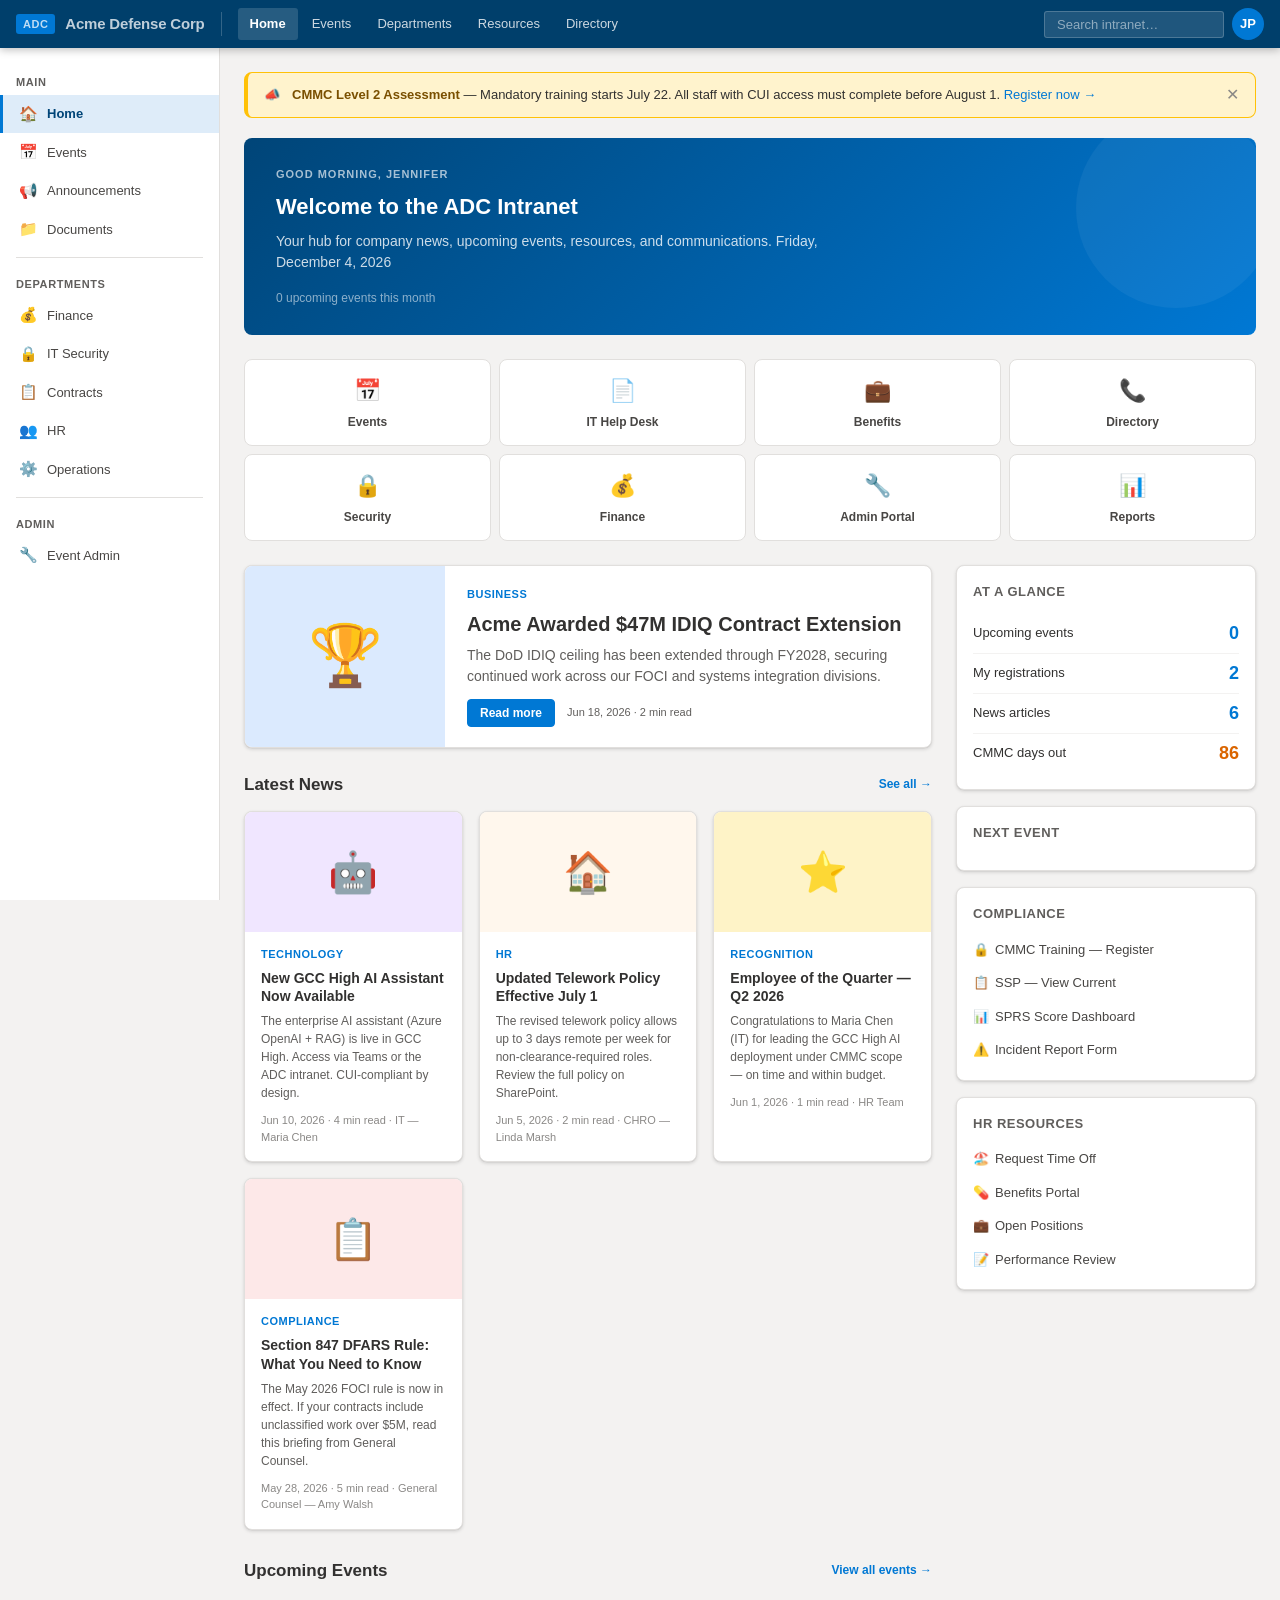
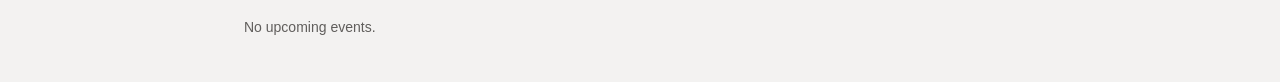
<file: index.html>
<!DOCTYPE html>
<html lang="en">
<head>
  <meta charset="UTF-8" />
  <meta name="viewport" content="width=device-width, initial-scale=1.0" />
  <title>ADC Intranet — Acme Defense Corp</title>
  <link rel="stylesheet" href="assets/css/main.css" />
  <style>
    .hero-announce {
      background: #fff3cd; border: 1px solid #ffc107; border-left: 4px solid #ffc107;
      border-radius: var(--radius-lg); padding: 12px 16px;
      display: flex; align-items: center; gap: 12px;
      margin-bottom: 20px; font-size: 13px;
    }
    .hero-announce strong { color: #7a4f00; }
    .hero-announce .ann-close { margin-left: auto; cursor: pointer; color: var(--gray-400); font-size: 16px; background: none; border: none; }
    .section-header { display: flex; align-items: center; gap: 12px; margin-bottom: 14px; }
    .section-header h2 { font-size: 17px; font-weight: 600; flex: 1; }
    .see-all { font-size: 12px; color: var(--blue); font-weight: 600; white-space: nowrap; }
    .upcoming-events { display: flex; flex-direction: column; gap: 10px; }
    .sidebar-widget { background: white; border: 1px solid var(--border); border-radius: var(--radius-lg); padding: 16px; margin-bottom: 16px; box-shadow: var(--shadow); }
    .sidebar-widget h3 { font-size: 13px; font-weight: 700; text-transform: uppercase; letter-spacing: .5px; color: var(--text-muted); margin-bottom: 12px; }
    .quick-stat { display: flex; justify-content: space-between; align-items: center; padding: 6px 0; border-bottom: 1px solid var(--gray-10); font-size: 13px; }
    .quick-stat:last-child { border-bottom: none; }
    .quick-stat .qs-val { font-size: 18px; font-weight: 700; color: var(--blue); }
    .content-row { display: grid; grid-template-columns: 1fr 300px; gap: 24px; }
    @media (max-width: 900px) { .content-row { grid-template-columns: 1fr; } }
    .news-featured { margin-bottom: 24px; }
    .news-featured-card {
      background: white; border: 1px solid var(--border); border-radius: var(--radius-lg);
      overflow: hidden; box-shadow: var(--shadow); display: flex; gap: 0;
    }
    .news-featured-img {
      width: 200px; flex-shrink: 0;
      background: var(--blue-dark);
      display: flex; align-items: center; justify-content: center;
      font-size: 60px;
    }
    .news-featured-body { padding: 20px 22px; flex: 1; }
    .news-featured-tag { font-size: 11px; font-weight: 700; text-transform: uppercase; color: var(--blue); letter-spacing: .5px; margin-bottom: 8px; }
    .news-featured-title { font-size: 20px; font-weight: 700; margin-bottom: 8px; line-height: 1.3; }
    .news-featured-excerpt { font-size: 14px; color: var(--text-muted); margin-bottom: 12px; line-height: 1.5; }
    @media (max-width: 600px) { .news-featured-card { flex-direction: column; } .news-featured-img { width: 100%; height: 100px; } }
  </style>
</head>
<body>

<!-- TOP NAV -->
<nav class="site-nav">
  <a class="nav-logo" href="index.html">
    <span class="nav-logo-badge">ADC</span>
    <span>Acme Defense Corp</span>
  </a>
  <div class="nav-divider"></div>
  <div class="nav-links">
    <a class="nav-link active" href="index.html">Home</a>
    <a class="nav-link" href="events/index.html">Events</a>
    <a class="nav-link" href="#" onclick="return false">Departments</a>
    <a class="nav-link" href="#" onclick="return false">Resources</a>
    <a class="nav-link" href="#" onclick="return false">Directory</a>
  </div>
  <div class="nav-right">
    <input class="nav-search" type="search" placeholder="Search intranet…" />
    <div class="nav-avatar" title="Jennifer Park">JP</div>
  </div>
</nav>

<div class="page-layout">

  <!-- LEFT NAV -->
  <nav class="left-nav">
    <div class="left-nav-section">
      <div class="left-nav-label">Main</div>
      <a class="left-nav-item active" href="index.html"><span class="nav-icon">🏠</span> Home</a>
      <a class="left-nav-item" href="events/index.html"><span class="nav-icon">📅</span> Events</a>
      <a class="left-nav-item" href="#" onclick="return false"><span class="nav-icon">📢</span> Announcements</a>
      <a class="left-nav-item" href="#" onclick="return false"><span class="nav-icon">📁</span> Documents</a>
    </div>
    <div class="left-nav-sep"></div>
    <div class="left-nav-section">
      <div class="left-nav-label">Departments</div>
      <a class="left-nav-item" href="finance/index.html"><span class="nav-icon">💰</span> Finance</a>
      <a class="left-nav-item" href="#" onclick="return false"><span class="nav-icon">🔒</span> IT Security</a>
      <a class="left-nav-item" href="#" onclick="return false"><span class="nav-icon">📋</span> Contracts</a>
      <a class="left-nav-item" href="#" onclick="return false"><span class="nav-icon">👥</span> HR</a>
      <a class="left-nav-item" href="#" onclick="return false"><span class="nav-icon">⚙️</span> Operations</a>
    </div>
    <div class="left-nav-sep"></div>
    <div class="left-nav-section">
      <div class="left-nav-label">Admin</div>
      <a class="left-nav-item" href="admin/index.html"><span class="nav-icon">🔧</span> Event Admin</a>
    </div>
  </nav>

  <!-- MAIN CONTENT -->
  <main class="main-content">

    <!-- Announcement banner -->
    <div class="hero-announce" id="annBanner">
      <span>📣</span>
      <span><strong>CMMC Level 2 Assessment</strong> — Mandatory training starts July 22. All staff with CUI access must complete before August 1. <a href="events/index.html">Register now →</a></span>
      <button class="ann-close" onclick="document.getElementById('annBanner').style.display='none'">✕</button>
    </div>

    <!-- Hero -->
    <div class="hero-banner" style="margin-bottom:24px">
      <div class="hero-eyebrow">Good morning, Jennifer</div>
      <h2>Welcome to the ADC Intranet</h2>
      <p>Your hub for company news, upcoming events, resources, and communications. <span id="hero-date"></span></p>
      <div class="hero-meta" id="hero-meta"></div>
    </div>

    <!-- Quick links -->
    <div class="quick-links" style="margin-bottom:24px">
      <a class="quick-link-item" href="events/index.html">
        <div class="ql-icon">📅</div><div class="ql-label">Events</div>
      </a>
      <a class="quick-link-item" href="#" onclick="return false">
        <div class="ql-icon">📄</div><div class="ql-label">IT Help Desk</div>
      </a>
      <a class="quick-link-item" href="#" onclick="return false">
        <div class="ql-icon">💼</div><div class="ql-label">Benefits</div>
      </a>
      <a class="quick-link-item" href="#" onclick="return false">
        <div class="ql-icon">📞</div><div class="ql-label">Directory</div>
      </a>
      <a class="quick-link-item" href="#" onclick="return false">
        <div class="ql-icon">🔒</div><div class="ql-label">Security</div>
      </a>
      <a class="quick-link-item" href="finance/index.html">
        <div class="ql-icon">💰</div><div class="ql-label">Finance</div>
      </a>
      <a class="quick-link-item" href="admin/index.html">
        <div class="ql-icon">🔧</div><div class="ql-label">Admin Portal</div>
      </a>
      <a class="quick-link-item" href="#" onclick="return false">
        <div class="ql-icon">📊</div><div class="ql-label">Reports</div>
      </a>
    </div>

    <div class="content-row">

      <!-- Main column -->
      <div>

        <!-- Featured news -->
        <div id="featured-news" class="news-featured"></div>

        <!-- News grid -->
        <div class="section-header">
          <h2>Latest News</h2>
          <a class="see-all" href="#">See all →</a>
        </div>
        <div class="news-grid" id="news-grid" style="margin-bottom:28px"></div>

        <!-- Upcoming events preview -->
        <div class="section-header">
          <h2>Upcoming Events</h2>
          <a class="see-all" href="events/index.html">View all events →</a>
        </div>
        <div class="upcoming-events" id="upcoming-events"></div>

      </div>

      <!-- Sidebar -->
      <aside>

        <!-- Quick stats -->
        <div class="sidebar-widget">
          <h3>At a Glance</h3>
          <div id="sidebar-stats"></div>
        </div>

        <!-- Event countdown -->
        <div class="sidebar-widget">
          <h3>Next Event</h3>
          <div id="sidebar-next-event"></div>
        </div>

        <!-- Compliance quick links -->
        <div class="sidebar-widget">
          <h3>Compliance</h3>
          <div style="display:flex;flex-direction:column;gap:6px">
            <a href="events/index.html" style="font-size:13px;display:flex;align-items:center;gap:6px;color:var(--text-mid);text-decoration:none;padding:4px 0">
              <span>🔒</span> CMMC Training — Register
            </a>
            <a href="#" onclick="return false" style="font-size:13px;display:flex;align-items:center;gap:6px;color:var(--text-mid);text-decoration:none;padding:4px 0">
              <span>📋</span> SSP — View Current
            </a>
            <a href="#" onclick="return false" style="font-size:13px;display:flex;align-items:center;gap:6px;color:var(--text-mid);text-decoration:none;padding:4px 0">
              <span>📊</span> SPRS Score Dashboard
            </a>
            <a href="#" onclick="return false" style="font-size:13px;display:flex;align-items:center;gap:6px;color:var(--text-mid);text-decoration:none;padding:4px 0">
              <span>⚠️</span> Incident Report Form
            </a>
          </div>
        </div>

        <!-- HR links -->
        <div class="sidebar-widget">
          <h3>HR Resources</h3>
          <div style="display:flex;flex-direction:column;gap:6px">
            <a href="#" onclick="return false" style="font-size:13px;display:flex;align-items:center;gap:6px;color:var(--text-mid);text-decoration:none;padding:4px 0"><span>🏖️</span> Request Time Off</a>
            <a href="#" onclick="return false" style="font-size:13px;display:flex;align-items:center;gap:6px;color:var(--text-mid);text-decoration:none;padding:4px 0"><span>💊</span> Benefits Portal</a>
            <a href="#" onclick="return false" style="font-size:13px;display:flex;align-items:center;gap:6px;color:var(--text-mid);text-decoration:none;padding:4px 0"><span>💼</span> Open Positions</a>
            <a href="#" onclick="return false" style="font-size:13px;display:flex;align-items:center;gap:6px;color:var(--text-mid);text-decoration:none;padding:4px 0"><span>📝</span> Performance Review</a>
          </div>
        </div>

      </aside>
    </div>

  </main>
</div>

<div id="toast"></div>

<script src="assets/js/data.js"></script>
<script>
// Hero date
const now = new Date();
document.getElementById('hero-date').textContent =
  now.toLocaleDateString('en-US', { weekday:'long', month:'long', day:'numeric', year:'numeric' });

// Hero meta - upcoming event count
const events = DB.getEvents().filter(e => e.published && e.date >= now.toISOString().slice(0,10));
document.getElementById('hero-meta').textContent =
  events.length + ' upcoming event' + (events.length !== 1 ? 's' : '') + ' this month';

// Featured news
const news = DB.getNews();
const pinned = news.find(n => n.pinned);
if (pinned) {
  document.getElementById('featured-news').innerHTML = `
    <div class="news-featured-card" style="margin-bottom:24px">
      <div class="news-featured-img" style="background:${escH(pinned.bgColor)}">${escH(pinned.emoji)}</div>
      <div class="news-featured-body">
        <div class="news-featured-tag">${escH(pinned.category)}</div>
        <div class="news-featured-title">${escH(pinned.title)}</div>
        <div class="news-featured-excerpt">${escH(pinned.excerpt)}</div>
        <div style="display:flex;align-items:center;gap:12px">
          <a href="#" onclick="return false" class="btn btn-primary btn-sm">Read more</a>
          <span style="font-size:11px;color:var(--text-muted)">${fmtDate(pinned.date)} · ${escH(pinned.readTime)} read</span>
        </div>
      </div>
    </div>`;
}

// News grid (remaining, up to 6)
const gridNews = news.filter(n => !n.pinned).slice(0, 6);
document.getElementById('news-grid').innerHTML = gridNews.map(n => `
  <div class="news-card">
    <div class="news-card-img" style="background:${escH(n.bgColor)}">${escH(n.emoji)}</div>
    <div class="news-card-body">
      <div class="news-card-tag">${escH(n.category)}</div>
      <div class="news-card-title">${escH(n.title)}</div>
      <div class="news-card-excerpt">${escH(n.excerpt)}</div>
      <div class="news-card-meta">${fmtDate(n.date)} · ${escH(n.readTime)} read · ${escH(n.author)}</div>
    </div>
  </div>`).join('');

// Upcoming events (next 3)
const today = now.toISOString().slice(0, 10);
const upcoming = DB.getEvents()
  .filter(e => e.published && e.date >= today)
  .sort((a, b) => a.date.localeCompare(b.date))
  .slice(0, 3);

document.getElementById('upcoming-events').innerHTML = upcoming.map(ev => {
  const d = new Date(ev.date + 'T12:00:00');
  const regs = DB.getRegistrationsForEvent(ev.id);
  const spotsLeft = (ev.capacity || 999) - regs.length;
  return `
  <div class="event-card" onclick="window.location='events/detail.html?id=${escH(ev.id)}'">
    <div class="event-date-block">
      <div class="ed-month">${d.toLocaleDateString('en-US',{month:'short'})}</div>
      <div class="ed-day">${d.getDate()}</div>
      <div class="ed-dow">${d.toLocaleDateString('en-US',{weekday:'short'})}</div>
    </div>
    <div class="event-body">
      <div class="event-title">${escH(ev.title)}</div>
      <div class="event-meta">
        <span>🕐 ${escH(ev.startTime)} – ${escH(ev.endTime)}</span>
        <span>📍 ${escH(ev.location.split('·')[0].trim())}</span>
      </div>
      <div class="event-footer">
        <span class="badge badge-blue">${escH(ev.category)}</span>
        ${spotsLeft <= 10 && spotsLeft > 0 ? `<span class="badge badge-amber">Only ${spotsLeft} spots left</span>` : ''}
        ${regs.length === 0 ? `<a href="events/detail.html?id=${escH(ev.id)}" class="btn btn-sm btn-primary" style="margin-left:auto">Register</a>` : `<span class="badge badge-green" style="margin-left:auto">✓ Registered</span>`}
      </div>
    </div>
  </div>`;
}).join('') || '<div style="color:var(--text-muted);font-size:14px;padding:20px 0">No upcoming events.</div>';

// Sidebar stats
const allRegs = DB.getRegistrations();
document.getElementById('sidebar-stats').innerHTML = `
  <div class="quick-stat"><span>Upcoming events</span><span class="qs-val">${events.length}</span></div>
  <div class="quick-stat"><span>My registrations</span><span class="qs-val">${allRegs.filter(r => r.email==='jpark@acme-defense.com').length}</span></div>
  <div class="quick-stat"><span>News articles</span><span class="qs-val">${news.length}</span></div>
  <div class="quick-stat"><span>CMMC days out</span><span class="qs-val" style="color:var(--amber)">86</span></div>
`;

// Next event countdown
const next = upcoming[0];
if (next) {
  const diff = daysDiff(next.date);
  document.getElementById('sidebar-next-event').innerHTML = `
    <div style="font-size:14px;font-weight:600;margin-bottom:4px">${escH(next.title)}</div>
    <div style="font-size:12px;color:var(--text-muted);margin-bottom:10px">${fmtDateFull(next.date)}</div>
    <div style="font-size:28px;font-weight:800;color:var(--blue);line-height:1">${diff}</div>
    <div style="font-size:11px;color:var(--text-muted);margin-bottom:10px">days away</div>
    <a href="events/detail.html?id=${escH(next.id)}" class="btn btn-primary btn-sm" style="width:100%;justify-content:center">View Event</a>
  `;
}
</script>
</body>
</html>
</file>
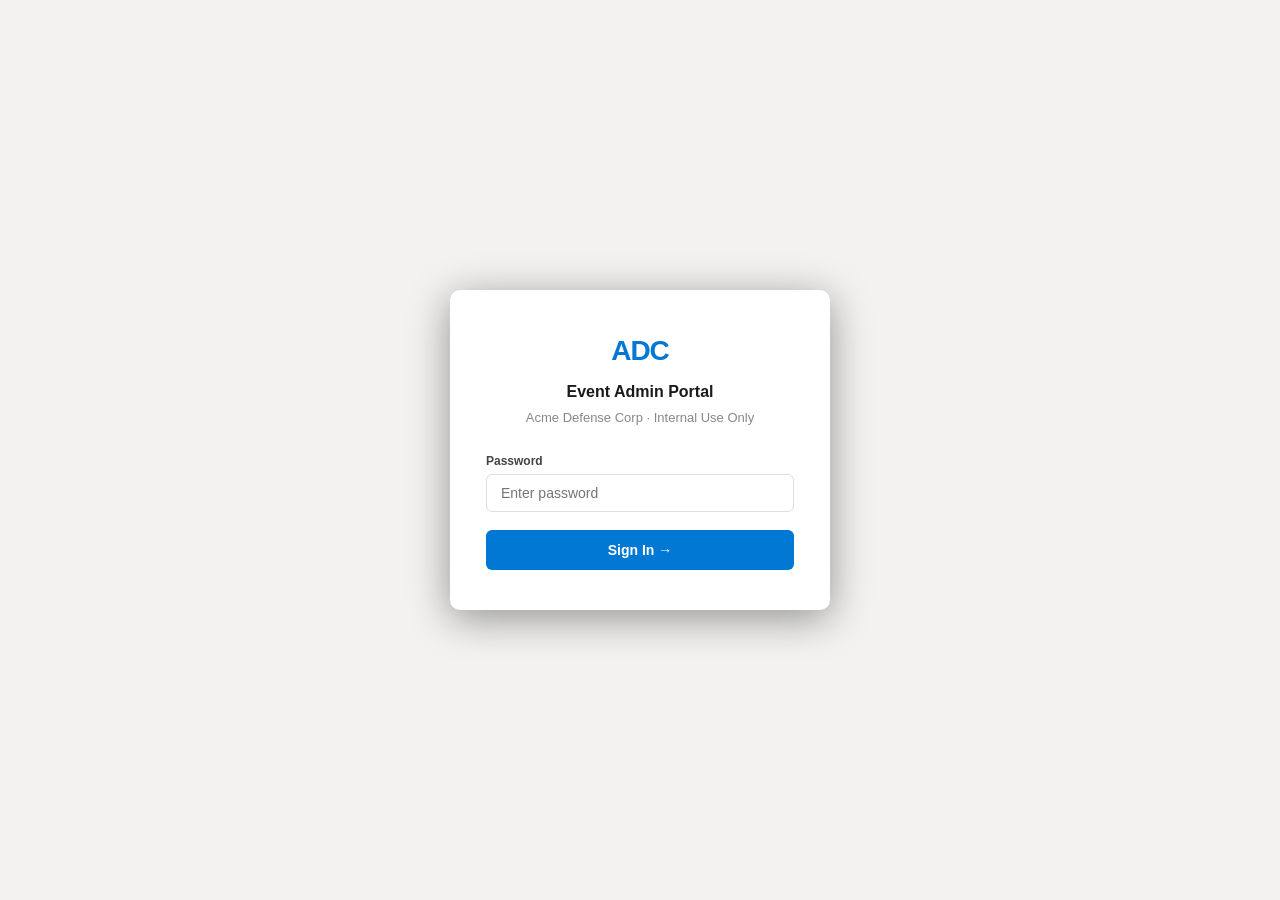
<file: admin/index.html>
<!DOCTYPE html>
<html lang="en">
<head>
  <meta charset="UTF-8" />
  <meta name="viewport" content="width=device-width, initial-scale=1.0" />
  <title>Event Admin — ADC</title>
  <link rel="stylesheet" href="../assets/css/main.css" />
  <style>
    /* Simple password gate */
    .cf-gate {
      position: fixed; inset: 0; z-index: 9999;
      background: var(--navy);
      display: flex; flex-direction: column; align-items: center; justify-content: center;
    }
    .cf-card {
      background: white; border-radius: 10px; padding: 40px 36px;
      width: 100%; max-width: 380px;
      box-shadow: 0 8px 40px rgba(0,0,0,.4);
      text-align: center;
    }
    .cf-logo-row { font-size: 28px; font-weight: 800; color: var(--blue); margin-bottom: 8px; letter-spacing: -1px; }
    .cf-heading { font-size: 16px; font-weight: 700; color: #1a1a1a; margin-bottom: 4px; }
    .cf-sub { font-size: 13px; color: #888; margin-bottom: 24px; }
    .cf-field { margin-bottom: 14px; text-align: left; }
    .cf-field label { font-size: 12px; font-weight: 600; color: #444; display: block; margin-bottom: 4px; }
    .cf-field input {
      width: 100%; padding: 10px 14px;
      border: 1px solid #ddd; border-radius: 6px;
      font-size: 14px; outline: none; transition: border-color .15s;
    }
    .cf-field input:focus { border-color: var(--blue); box-shadow: 0 0 0 3px rgba(0,120,212,.12); }
    .cf-btn {
      width: 100%; padding: 12px;
      background: var(--blue); color: white; border: none;
      border-radius: 6px; font-size: 14px; font-weight: 700;
      cursor: pointer; transition: background .15s; margin-top: 4px;
    }
    .cf-btn:hover { background: var(--blue-dark); }
    .cf-err { background: #fef2f2; border: 1px solid #fca5a5; color: #991b1b; font-size: 13px; padding: 8px 12px; border-radius: 6px; margin-bottom: 12px; display: none; }

    /* Admin app */
    #admin-app { display: none; min-height: 100vh; }
    .admin-layout { display: flex; min-height: calc(100vh - 48px); }
    .admin-main { flex: 1; padding: 24px; overflow-y: auto; min-width: 0; }
    .admin-panel { display: none; }
    .admin-panel.active { display: block; }

    /* Form modal */
    .modal-overlay {
      position: fixed; inset: 0; background: rgba(0,0,0,.45); z-index: 500;
      display: none; align-items: center; justify-content: center; padding: 16px;
    }
    .modal-overlay.open { display: flex; }
    .modal {
      background: white; border-radius: var(--radius-lg);
      padding: 24px; width: 100%; max-width: 640px;
      max-height: 90vh; overflow-y: auto;
      box-shadow: 0 24px 64px rgba(0,0,0,.3);
    }
    .modal-header { display: flex; align-items: center; margin-bottom: 20px; }
    .modal-header h3 { flex: 1; font-size: 17px; font-weight: 700; }
    .modal-close { background: none; border: none; font-size: 20px; cursor: pointer; color: var(--text-muted); }
    .location-toggle { display: flex; align-items: center; justify-content: space-between; padding: 10px 12px; background: var(--gray-10); border-radius: var(--radius); margin-top: 6px; }
    .toggle-switch { position: relative; width: 42px; height: 24px; }
    .toggle-switch input { opacity: 0; width: 0; height: 0; }
    .toggle-track {
      position: absolute; cursor: pointer; inset: 0;
      background: var(--gray-100); border-radius: 24px; transition: background .2s;
    }
    .toggle-track::before {
      content: ''; position: absolute; height: 18px; width: 18px;
      left: 3px; bottom: 3px; background: white; border-radius: 50%;
      transition: transform .2s; box-shadow: 0 1px 3px rgba(0,0,0,.2);
    }
    .toggle-switch input:checked + .toggle-track { background: var(--blue); }
    .toggle-switch input:checked + .toggle-track::before { transform: translateX(18px); }
    .attendee-table-wrap { max-height: 320px; overflow-y: auto; }
  </style>
</head>
<body>

<!-- ═══ PASSWORD GATE ═══ -->
<div id="cf-gate" class="cf-gate">
  <div class="cf-card">
    <div class="cf-logo-row">ADC</div>
    <div class="cf-heading">Event Admin Portal</div>
    <div class="cf-sub">Acme Defense Corp · Internal Use Only</div>
    <div class="cf-err" id="cf-err">Incorrect password. Try again.</div>
    <div class="cf-field">
      <label>Password</label>
      <input type="password" id="cf-pw" placeholder="Enter password" onkeydown="if(event.key==='Enter')cfLogin()" />
    </div>
    <button class="cf-btn" onclick="cfLogin()">Sign In →</button>
  </div>
</div>

<!-- ═══ ADMIN APP ═══ -->
<div id="admin-app">

  <!-- Top nav -->
  <nav class="site-nav">
    <a class="nav-logo" href="../index.html">
      <span class="nav-logo-badge">ADC</span>
      <span>Event Admin</span>
    </a>
    <div class="nav-divider"></div>
    <div class="nav-links">
      <a class="nav-link" href="../index.html">← Intranet</a>
      <a class="nav-link" href="../events/index.html">Public Events</a>
    </div>
    <div class="nav-right">
      <div class="nav-avatar" title="Jennifer Park">JP</div>
      <button class="topbar-btn" onclick="cfLogout()" style="background:rgba(255,255,255,.12);color:white;border:1px solid rgba(255,255,255,.2);padding:4px 12px;border-radius:3px;font-size:12px;font-weight:600;cursor:pointer">Sign out</button>
    </div>
  </nav>

  <div class="admin-layout">

    <!-- Sidebar -->
    <nav class="admin-sidebar">
      <div class="admin-sidebar-label">Dashboard</div>
      <button class="admin-sidebar-btn active" onclick="showPanel('overview',this)">
        <span>🗂️</span><span>Overview</span>
      </button>
      <div class="admin-sidebar-label">Events</div>
      <button class="admin-sidebar-btn" onclick="showPanel('events',this)">
        <span>📅</span><span>All Events</span>
      </button>
      <button class="admin-sidebar-btn" onclick="showPanel('create',this)">
        <span>➕</span><span>Create Event</span>
      </button>
      <div class="admin-sidebar-label">Attendees</div>
      <button class="admin-sidebar-btn" onclick="showPanel('registrations',this)">
        <span>👥</span><span>Registrations</span>
      </button>
      <button class="admin-sidebar-btn" onclick="showPanel('checkin',this)">
        <span>✅</span><span>Check-In</span>
      </button>
      <div class="admin-sidebar-label">Engagement</div>
      <button class="admin-sidebar-btn" onclick="showPanel('dayof',this)">
        <span>📱</span><span>Day-Of Controls</span>
      </button>
      <button class="admin-sidebar-btn" onclick="showPanel('surveys',this)">
        <span>📊</span><span>Surveys</span>
      </button>
      <div class="admin-sep"></div>
      <button class="admin-sidebar-btn" onclick="window.open('../finance/index.html','_blank')">
        <span>💰</span><span>Finance ↗</span>
      </button>
    </nav>

    <!-- Main -->
    <main class="admin-main">

      <!-- OVERVIEW -->
      <div class="admin-panel active" id="panel-overview">
        <div class="page-header-row" style="margin-bottom:20px">
          <h1 style="font-size:20px;font-weight:700">Admin Overview</h1>
          <span id="ov-updated" style="font-size:12px;color:var(--text-muted)"></span>
        </div>
        <div class="tiles-row" id="ov-tiles"></div>
        <div id="ov-alerts" style="margin-bottom:16px"></div>
        <div style="display:grid;grid-template-columns:1fr 1fr;gap:20px" id="ov-cols">
          <div>
            <div style="font-size:14px;font-weight:700;margin-bottom:12px">Upcoming Events</div>
            <div id="ov-events"></div>
          </div>
          <div>
            <div style="font-size:14px;font-weight:700;margin-bottom:12px">Recent Registrations</div>
            <div id="ov-regs"></div>
          </div>
        </div>
      </div>

      <!-- ALL EVENTS -->
      <div class="admin-panel" id="panel-events">
        <div class="page-header-row" style="margin-bottom:20px">
          <h1 style="font-size:20px;font-weight:700">All Events</h1>
          <button class="btn btn-primary" onclick="showPanel('create', document.querySelector('[onclick*=create]'))">+ New Event</button>
        </div>
        <div class="table-wrap">
          <table class="data-table">
            <thead>
              <tr>
                <th>Event</th><th>Date</th><th>Category</th>
                <th>Registrations</th><th>Status</th><th>Navigation</th><th>Actions</th>
              </tr>
            </thead>
            <tbody id="events-tbody"></tbody>
          </table>
        </div>
      </div>

      <!-- CREATE EVENT -->
      <div class="admin-panel" id="panel-create">
        <div class="page-header-row" style="margin-bottom:20px">
          <h1 style="font-size:20px;font-weight:700" id="create-heading">Create New Event</h1>
        </div>
        <div style="max-width:680px">
          <div class="card">
            <div class="form-row">
              <div class="form-group">
                <label class="form-label">Event Title <span class="req">*</span></label>
                <input class="form-control" id="f-title" placeholder="e.g. Q3 All-Hands Town Hall" />
              </div>
              <div class="form-group">
                <label class="form-label">Category</label>
                <select class="form-control" id="f-category">
                  <option>All-Hands</option><option>Training</option><option>HR</option>
                  <option>Social</option><option>Briefing</option><option>Workshop</option>
                </select>
              </div>
            </div>
            <div class="form-row">
              <div class="form-group">
                <label class="form-label">Date <span class="req">*</span></label>
                <input class="form-control" id="f-date" type="date" />
              </div>
              <div class="form-group">
                <label class="form-label">End Date</label>
                <input class="form-control" id="f-enddate" type="date" />
              </div>
            </div>
            <div class="form-row">
              <div class="form-group">
                <label class="form-label">Start Time</label>
                <input class="form-control" id="f-start" type="time" value="09:00" />
              </div>
              <div class="form-group">
                <label class="form-label">End Time</label>
                <input class="form-control" id="f-end" type="time" value="11:00" />
              </div>
            </div>
            <div class="form-group">
              <label class="form-label">Location</label>
              <input class="form-control" id="f-location" placeholder="e.g. Building A Auditorium · Room 1A-100" />
              <div class="location-toggle" style="margin-top:8px">
                <span style="font-size:13px;font-weight:600">🧭 Enable Navigation / Directions button</span>
                <label class="toggle-switch">
                  <input type="checkbox" id="f-nav-toggle" checked />
                  <span class="toggle-track"></span>
                </label>
              </div>
              <div class="location-toggle" style="margin-top:6px">
                <span style="font-size:13px;font-weight:600">🗺️ Show building map in event app</span>
                <label class="toggle-switch">
                  <input type="checkbox" id="f-map-toggle" />
                  <span class="toggle-track"></span>
                </label>
              </div>
            </div>
            <div class="form-group">
              <label class="form-label">Virtual / Teams Link</label>
              <input class="form-control" id="f-virtual" type="url" placeholder="https://teams.microsoft.com/…" />
            </div>
            <div class="form-group">
              <label class="form-label">Capacity</label>
              <input class="form-control" id="f-capacity" type="number" placeholder="0 = unlimited" min="0" />
            </div>
            <div class="form-group">
              <label class="form-label">Description</label>
              <textarea class="form-control" id="f-desc" rows="4" placeholder="Describe the event, agenda, and any requirements…"></textarea>
            </div>
            <div class="form-row">
              <div class="form-group">
                <label class="form-label">Budget (estimated $)</label>
                <input class="form-control" id="f-budget" type="number" placeholder="0.00" min="0" step="0.01" />
              </div>
              <div class="form-group" style="display:flex;align-items:flex-end;padding-bottom:2px">
                <label class="form-check">
                  <input type="checkbox" id="f-published" />
                  <span style="font-size:13px;font-weight:600">Publish immediately</span>
                </label>
              </div>
            </div>
            <div style="display:flex;gap:10px;margin-top:4px">
              <button class="btn btn-primary" onclick="saveEvent()">Save Event</button>
              <button class="btn btn-ghost" onclick="clearForm()">Clear Form</button>
            </div>
          </div>
        </div>
      </div>

      <!-- REGISTRATIONS -->
      <div class="admin-panel" id="panel-registrations">
        <div class="page-header-row" style="margin-bottom:20px">
          <h1 style="font-size:20px;font-weight:700">Registrations</h1>
          <div style="display:flex;gap:8px">
            <select class="form-control" id="reg-event-filter" onchange="renderRegistrationsTable()" style="font-size:13px;padding:5px 10px">
              <option value="all">All Events</option>
            </select>
            <button class="btn btn-ghost btn-sm" onclick="exportCSV()">↓ Export CSV</button>
          </div>
        </div>
        <div class="tiles-row" id="reg-tiles" style="margin-bottom:16px"></div>
        <div class="table-wrap">
          <table class="data-table">
            <thead><tr><th>Name</th><th>Email</th><th>Dept</th><th>Event</th><th>Attendance</th><th>Status</th><th>Registered</th></tr></thead>
            <tbody id="reg-tbody"></tbody>
          </table>
        </div>
      </div>

      <!-- CHECK-IN -->
      <div class="admin-panel" id="panel-checkin">
        <div class="page-header-row" style="margin-bottom:20px">
          <h1 style="font-size:20px;font-weight:700">Event Check-In</h1>
          <select class="form-control" id="checkin-event-sel" onchange="renderCheckin()" style="font-size:13px;padding:5px 10px;max-width:300px">
            <option value="">Select Event…</option>
          </select>
        </div>
        <div style="display:grid;grid-template-columns:1fr 320px;gap:20px" id="checkin-grid">
          <div>
            <div class="tiles-row" id="checkin-tiles" style="margin-bottom:16px"></div>
            <div class="table-wrap attendee-table-wrap">
              <table class="data-table">
                <thead><tr><th>Name</th><th>Dept</th><th>Attendance</th><th>Checked In</th><th>Action</th></tr></thead>
                <tbody id="checkin-tbody"></tbody>
              </table>
            </div>
          </div>
          <div>
            <!-- QR mock scanner -->
            <div class="card" style="text-align:center;padding:24px">
              <div style="font-size:14px;font-weight:700;margin-bottom:12px">QR Code Scanner</div>
              <div style="background:var(--gray-20);border-radius:var(--radius-lg);height:180px;display:flex;align-items:center;justify-content:center;margin-bottom:14px;font-size:48px;position:relative">
                📷
                <div style="position:absolute;inset:10px;border:2px solid var(--blue);border-radius:8px;opacity:.4"></div>
              </div>
              <p style="font-size:12px;color:var(--text-muted);margin-bottom:12px">Point camera at attendee's QR code or enter name manually</p>
              <input class="form-control" id="manual-checkin" placeholder="Search attendee name…" oninput="filterCheckinSearch(this.value)" />
              <button class="btn btn-primary" style="width:100%;margin-top:8px;justify-content:center" onclick="showToast('Camera access: enable in browser settings for QR scanning')">
                📷 Activate Scanner
              </button>
            </div>
            <div class="card" style="margin-top:12px">
              <div style="font-size:13px;font-weight:700;margin-bottom:8px">Quick Stats</div>
              <div id="checkin-quick-stats"></div>
            </div>
          </div>
        </div>
      </div>

      <!-- DAY-OF CONTROLS -->
      <div class="admin-panel" id="panel-dayof">
        <div class="page-header-row" style="margin-bottom:20px">
          <h1 style="font-size:20px;font-weight:700">Day-Of Controls</h1>
          <select class="form-control" id="dayof-event-sel" onchange="renderDayofPanel()" style="font-size:13px;padding:5px 10px;max-width:320px">
            <option value="">Select Event…</option>
          </select>
        </div>
        <div id="dayof-content">
          <div style="color:var(--text-muted);text-align:center;padding:40px">Select an event to manage day-of settings.</div>
        </div>
      </div>

      <!-- SURVEYS -->
      <div class="admin-panel" id="panel-surveys">
        <div class="page-header-row" style="margin-bottom:20px">
          <h1 style="font-size:20px;font-weight:700">Surveys &amp; Feedback</h1>
        </div>
        <div id="surveys-content"></div>
      </div>

    </main>
  </div>
</div>

<div id="toast"></div>

<script src="../assets/js/data.js"></script>
<script>
// ── AUTH ──────────────────────────────────────────────────────
(function() {
  if (sessionStorage.getItem('adc_admin_auth') === '1') {
    showApp();
  }
})();

function cfLogin() {
  const pw  = document.getElementById('cf-pw').value;
  const err = document.getElementById('cf-err');
  if (pw === 'demo2026!') {
    err.style.display = 'none';
    sessionStorage.setItem('adc_admin_auth', '1');
    showApp();
  } else {
    err.style.display = '';
    document.getElementById('cf-pw').value = '';
    document.getElementById('cf-pw').focus();
  }
}

function cfLogout() {
  sessionStorage.removeItem('adc_admin_auth');
  location.reload();
}

function showApp() {
  document.getElementById('cf-gate').style.display = 'none';
  document.getElementById('admin-app').style.display = 'block';
  initAdmin();
}

// ── PANEL SWITCHING ────────────────────────────────────────────
function showPanel(id, btn) {
  document.querySelectorAll('.admin-panel').forEach(p => p.classList.remove('active'));
  document.querySelectorAll('.admin-sidebar-btn').forEach(b => b.classList.remove('active'));
  const panel = document.getElementById('panel-' + id);
  if (panel) panel.classList.add('active');
  if (btn) btn.classList.add('active');
  // refresh on switch
  if (id === 'overview')     renderOverview();
  if (id === 'events')       renderEventsTable();
  if (id === 'registrations') { renderRegTiles(); renderRegistrationsTable(); populateRegFilter(); }
  if (id === 'checkin')      populateCheckinSelect();
  if (id === 'dayof')        populateDayofSelect();
  if (id === 'surveys')      renderSurveys();
}

// ── INIT ───────────────────────────────────────────────────────
function initAdmin() {
  document.getElementById('ov-updated').textContent = 'Updated ' + new Date().toLocaleTimeString('en-US', { hour:'numeric', minute:'2-digit' });
  renderOverview();
}

// ── OVERVIEW ───────────────────────────────────────────────────
function renderOverview() {
  const events = DB.getEvents();
  const regs   = DB.getRegistrations();
  const today  = new Date().toISOString().slice(0,10);
  const upcoming = events.filter(e => e.published && e.date >= today);

  document.getElementById('ov-tiles').innerHTML = `
    <div class="stat-tile"><div class="st-val">${events.length}</div><div class="st-lbl">Total Events</div><div class="st-sub">${events.filter(e=>e.published).length} published</div></div>
    <div class="stat-tile green"><div class="st-val">${upcoming.length}</div><div class="st-lbl">Upcoming</div><div class="st-sub">${events.filter(e=>!e.published).length} drafts</div></div>
    <div class="stat-tile amber"><div class="st-val">${regs.length}</div><div class="st-lbl">Registrations</div></div>
    <div class="stat-tile purple"><div class="st-val">${DB.getQA().length}</div><div class="st-lbl">Q&amp;A Items</div></div>
  `;

  document.getElementById('ov-events').innerHTML = upcoming.slice(0,4).map(ev => {
    const r = DB.getRegistrationsForEvent(ev.id);
    return `<div class="card" style="padding:12px 14px;margin-bottom:8px">
      <div style="display:flex;justify-content:space-between">
        <div>
          <div style="font-weight:600;font-size:13px">${escH(ev.title)}</div>
          <div style="font-size:11px;color:var(--text-muted)">${fmtDateShort(ev.date)} · ${escH(ev.startTime)}</div>
        </div>
        <span class="badge badge-blue">${r.length} reg</span>
      </div>
    </div>`;
  }).join('') || '<div style="color:var(--text-muted);font-size:13px">No upcoming events.</div>';

  document.getElementById('ov-regs').innerHTML = regs.slice(-5).reverse().map(r => {
    const ev = DB.getEvents().find(e => e.id === r.eventId);
    return `<div class="card" style="padding:10px 14px;margin-bottom:8px">
      <div style="font-weight:600;font-size:13px">${escH(r.name)}</div>
      <div style="font-size:11px;color:var(--text-muted)">${ev ? escH(ev.title) : r.eventId} · ${fmtDateShort(r.registeredAt)}</div>
    </div>`;
  }).join('') || '<div style="color:var(--text-muted);font-size:13px">No registrations yet.</div>';
}

// ── EVENTS TABLE ───────────────────────────────────────────────
function renderEventsTable() {
  const events = DB.getEvents();
  const today  = new Date().toISOString().slice(0,10);
  document.getElementById('events-tbody').innerHTML = events.map(ev => {
    const regs  = DB.getRegistrationsForEvent(ev.id);
    const cap   = ev.capacity || 999;
    const pct   = cap < 999 ? (regs.length / cap * 100).toFixed(0) : '—';
    const isPast = ev.date < today;
    return `<tr>
      <td>
        <div style="font-weight:600;font-size:13px">${escH(ev.title)}</div>
        <div style="font-size:11px;color:var(--text-muted)">${escH(ev.location ? ev.location.split('·')[0].trim() : '—')}</div>
      </td>
      <td style="white-space:nowrap;font-size:12px">${fmtDateShort(ev.date)} ${ev.startTime ? '· '+escH(ev.startTime) : ''}</td>
      <td><span class="badge badge-blue">${escH(ev.category)}</span></td>
      <td>
        <div style="font-size:12px">${regs.length}${cap < 999 ? ' / '+cap : ''}</div>
        ${cap < 999 ? `<div class="progress-wrap" style="width:80px;margin-top:3px"><div class="progress-fill" style="width:${Math.min(100,(regs.length/cap*100)).toFixed(0)}%"></div></div>` : ''}
      </td>
      <td>
        <span class="badge ${isPast?'badge-gray':ev.published?'badge-green':'badge-amber'}">
          ${isPast ? 'Past' : ev.published ? 'Published' : 'Draft'}
        </span>
      </td>
      <td>
        <label class="toggle-switch">
          <input type="checkbox" ${ev.navEnabled !== false ? 'checked' : ''} onchange="toggleNav('${escH(ev.id)}',this.checked)" />
          <span class="toggle-track"></span>
        </label>
      </td>
      <td style="white-space:nowrap">
        <button class="btn btn-ghost btn-sm" onclick="togglePublish('${escH(ev.id)}')">${ev.published ? 'Unpublish' : 'Publish'}</button>
        <a href="../dayof/index.html?id=${escH(ev.id)}" target="_blank" class="btn btn-secondary btn-sm">Day-Of ↗</a>
      </td>
    </tr>`;
  }).join('') || `<tr><td colspan="7" style="text-align:center;color:var(--text-muted);padding:24px">No events yet. Create one!</td></tr>`;
}

function togglePublish(evId) {
  const events = DB.getEvents();
  const ev = events.find(e => e.id === evId);
  if (ev) { ev.published = !ev.published; DB.saveEvents(events); renderEventsTable(); showToast(ev.published ? 'Event published.' : 'Event unpublished.'); }
}

function toggleNav(evId, val) {
  const events = DB.getEvents();
  const ev = events.find(e => e.id === evId);
  if (ev) { ev.navEnabled = val; DB.saveEvents(events); showToast('Navigation button ' + (val ? 'enabled' : 'disabled') + '.'); }
}

// ── CREATE EVENT ───────────────────────────────────────────────
function saveEvent() {
  const title    = document.getElementById('f-title').value.trim();
  const date     = document.getElementById('f-date').value;
  if (!title || !date) { showToast('Title and date are required.'); return; }

  const budgetVal = parseFloat(document.getElementById('f-budget').value) || 0;

  const ev = {
    id:          DB.nextId('evt'),
    title,
    category:    document.getElementById('f-category').value,
    date,
    endDate:     document.getElementById('f-enddate').value || date,
    startTime:   document.getElementById('f-start').value,
    endTime:     document.getElementById('f-end').value,
    location:    document.getElementById('f-location').value.trim(),
    virtualLink: document.getElementById('f-virtual').value.trim(),
    capacity:    parseInt(document.getElementById('f-capacity').value) || 999,
    description: document.getElementById('f-desc').value.trim(),
    agenda: [], speakers: [], tags: [],
    published:   document.getElementById('f-published').checked,
    navEnabled:  document.getElementById('f-nav-toggle').checked,
    mapEnabled:  document.getElementById('f-map-toggle').checked,
    budgetCents: Math.round(budgetVal * 100),
    actualCents: 0,
    attendeeCount: 0,
  };

  const events = DB.getEvents();
  events.push(ev);
  DB.saveEvents(events);
  showToast('Event created! 🎉');
  clearForm();
  showPanel('events', document.querySelector('[onclick*="events"]'));
}

function clearForm() {
  ['f-title','f-date','f-enddate','f-location','f-virtual','f-capacity','f-desc','f-budget'].forEach(id => {
    const el = document.getElementById(id);
    if (el) el.value = '';
  });
  document.getElementById('f-published').checked = false;
  document.getElementById('f-nav-toggle').checked = true;
}

// ── REGISTRATIONS ─────────────────────────────────────────────
function populateRegFilter() {
  const sel = document.getElementById('reg-event-filter');
  const events = DB.getEvents();
  sel.innerHTML = '<option value="all">All Events</option>' +
    events.map(e => `<option value="${escH(e.id)}">${escH(e.title)}</option>`).join('');
}

function renderRegTiles() {
  const regs = DB.getRegistrations();
  const inPerson = regs.filter(r => r.attendance === 'in-person');
  const virtual  = regs.filter(r => r.attendance === 'virtual');
  document.getElementById('reg-tiles').innerHTML = `
    <div class="stat-tile"><div class="st-val">${regs.length}</div><div class="st-lbl">Total Registered</div></div>
    <div class="stat-tile green"><div class="st-val">${inPerson.length}</div><div class="st-lbl">In-Person</div></div>
    <div class="stat-tile blue"><div class="st-val">${virtual.length}</div><div class="st-lbl">Virtual</div></div>
    <div class="stat-tile amber"><div class="st-val">${new Set(regs.map(r=>r.dept)).size}</div><div class="st-lbl">Departments</div></div>
  `;
}

function renderRegistrationsTable() {
  const filter = document.getElementById('reg-event-filter')?.value || 'all';
  let regs = DB.getRegistrations();
  if (filter !== 'all') regs = regs.filter(r => r.eventId === filter);
  const events = DB.getEvents();

  document.getElementById('reg-tbody').innerHTML = regs.map(r => {
    const ev = events.find(e => e.id === r.eventId);
    return `<tr>
      <td style="font-weight:600">${escH(r.name)}</td>
      <td style="font-size:12px;color:var(--text-muted)">${escH(r.email)}</td>
      <td><span class="badge badge-gray">${escH(r.dept)}</span></td>
      <td style="font-size:12px">${ev ? escH(ev.title) : '—'}</td>
      <td><span class="badge ${r.attendance==='virtual'?'badge-purple':'badge-blue'}">${escH(r.attendance)}</span></td>
      <td><span class="badge badge-green">${escH(r.status)}</span></td>
      <td style="font-size:11px;color:var(--text-muted)">${fmtDate(r.registeredAt?.slice(0,10))}</td>
    </tr>`;
  }).join('') || `<tr><td colspan="7" style="text-align:center;color:var(--text-muted);padding:24px">No registrations.</td></tr>`;
}

function exportCSV() {
  const regs = DB.getRegistrations();
  const events = DB.getEvents();
  const header = 'Name,Email,Department,Event,Attendance,Status,Registered At\n';
  const rows = regs.map(r => {
    const ev = events.find(e => e.id === r.eventId);
    return [r.name, r.email, r.dept, ev ? ev.title : r.eventId, r.attendance, r.status, r.registeredAt].map(v => `"${(v||'').replace(/"/g,'""')}"`).join(',');
  }).join('\n');
  const blob = new Blob([header + rows], { type: 'text/csv' });
  const a = document.createElement('a');
  a.href = URL.createObjectURL(blob);
  a.download = 'registrations.csv';
  a.click();
  showToast('CSV exported.');
}

// ── CHECK-IN ─────────────────────────────────────────────────
function populateCheckinSelect() {
  const sel = document.getElementById('checkin-event-sel');
  const events = DB.getEvents().filter(e => e.published);
  sel.innerHTML = '<option value="">Select Event…</option>' +
    events.map(e => `<option value="${escH(e.id)}">${escH(e.title)} — ${fmtDateShort(e.date)}</option>`).join('');
}

function renderCheckin() {
  const evId = document.getElementById('checkin-event-sel').value;
  if (!evId) return;
  const regs    = DB.getRegistrationsForEvent(evId);
  const checkins = DB.getCheckinsForEvent(evId);
  const checkedIds = new Set(checkins.map(c => c.registrationId));

  document.getElementById('checkin-tiles').innerHTML = `
    <div class="stat-tile green"><div class="st-val">${checkins.length}</div><div class="st-lbl">Checked In</div></div>
    <div class="stat-tile"><div class="st-val">${regs.length - checkins.length}</div><div class="st-lbl">Not Yet</div></div>
    <div class="stat-tile amber"><div class="st-val">${regs.length}</div><div class="st-lbl">Expected</div></div>
    <div class="stat-tile">${regs.length > 0 ? `<div class="st-val">${Math.round(checkins.length/regs.length*100)}%</div>` : '<div class="st-val">—</div>'}<div class="st-lbl">Attendance</div></div>
  `;

  document.getElementById('checkin-quick-stats').innerHTML = `
    <div style="font-size:12px;margin-bottom:4px">In-person: <strong>${regs.filter(r=>r.attendance==='in-person').length}</strong></div>
    <div style="font-size:12px;margin-bottom:4px">Virtual: <strong>${regs.filter(r=>r.attendance==='virtual').length}</strong></div>
    <div style="font-size:12px">Checked in: <strong>${checkins.length}</strong></div>
    <div class="progress-wrap" style="margin-top:8px">
      <div class="progress-fill green" style="width:${regs.length?Math.round(checkins.length/regs.length*100):0}%"></div>
    </div>`;

  document.getElementById('checkin-tbody').innerHTML = regs.map(r => {
    const isIn = checkedIds.has(r.id);
    return `<tr>
      <td style="font-weight:600">${escH(r.name)}</td>
      <td style="font-size:12px">${escH(r.dept)}</td>
      <td><span class="badge ${r.attendance==='virtual'?'badge-purple':'badge-blue'}">${escH(r.attendance)}</span></td>
      <td>${isIn ? `<span class="badge badge-green">✓ Checked in</span>` : '<span class="badge badge-gray">Pending</span>'}</td>
      <td>
        ${!isIn
          ? `<button class="btn btn-primary btn-sm" onclick="checkIn('${escH(evId)}','${escH(r.id)}','${escH(r.name)}')">Check In</button>`
          : `<button class="btn btn-ghost btn-sm" onclick="undoCheckin('${escH(evId)}','${escH(r.id)}')">Undo</button>`}
      </td>
    </tr>`;
  }).join('') || `<tr><td colspan="5" style="text-align:center;color:var(--text-muted);padding:24px">No registrations for this event.</td></tr>`;
}

function checkIn(evId, regId, name) {
  const checkins = DB.getCheckins();
  if (checkins.find(c => c.registrationId === regId)) { showToast('Already checked in.'); return; }
  checkins.push({ id: DB.nextId('ci'), eventId: evId, registrationId: regId, name, checkedInAt: new Date().toISOString(), method: 'manual' });
  DB.saveCheckins(checkins);
  renderCheckin();
  showToast(name + ' checked in ✓');
}

function undoCheckin(evId, regId) {
  DB.saveCheckins(DB.getCheckins().filter(c => !(c.registrationId === regId && c.eventId === evId)));
  renderCheckin();
  showToast('Check-in undone.');
}

function filterCheckinSearch(q) {
  const rows = document.querySelectorAll('#checkin-tbody tr');
  rows.forEach(row => {
    const text = row.textContent.toLowerCase();
    row.style.display = (!q || text.includes(q.toLowerCase())) ? '' : 'none';
  });
}

// ── DAY-OF CONTROLS ────────────────────────────────────────────
function populateDayofSelect() {
  const sel = document.getElementById('dayof-event-sel');
  const events = DB.getEvents().filter(e => e.published);
  sel.innerHTML = '<option value="">Select Event…</option>' +
    events.map(e => `<option value="${escH(e.id)}">${escH(e.title)} — ${fmtDateShort(e.date)}</option>`).join('');
}

function renderDayofPanel() {
  const evId = document.getElementById('dayof-event-sel').value;
  const el   = document.getElementById('dayof-content');
  if (!evId) { el.innerHTML = '<div style="color:var(--text-muted);text-align:center;padding:40px">Select an event to manage day-of settings.</div>'; return; }

  const ev = DB.getEvents().find(e => e.id === evId);
  const poll = DB.getPollForEvent(evId);
  const qa   = DB.getQAForEvent(evId);

  el.innerHTML = `
    <div style="display:grid;grid-template-columns:1fr 1fr;gap:16px">

      <!-- Push notifications -->
      <div class="card">
        <div style="font-size:14px;font-weight:700;margin-bottom:12px">📣 Push Notifications</div>
        <textarea class="form-control" id="push-msg" rows="3" placeholder="Announcement message (sent to all attendees)…"></textarea>
        <div style="display:flex;gap:8px;margin-top:8px">
          <button class="btn btn-primary btn-sm" onclick="sendPush('${escH(evId)}')">Send Now</button>
          <button class="btn btn-ghost btn-sm" onclick="showToast('Scheduled for 15 min before session.')">Schedule</button>
        </div>
        <div style="margin-top:12px;font-size:12px;font-weight:700;color:var(--text-muted);margin-bottom:6px">Recent Pushes</div>
        <div id="push-history" style="font-size:12px;color:var(--text-muted)">No messages sent yet.</div>
      </div>

      <!-- Q&A management -->
      <div class="card">
        <div style="font-size:14px;font-weight:700;margin-bottom:12px">💬 Q&amp;A Management</div>
        ${qa.length ? qa.map(q => `
          <div style="padding:8px 0;border-bottom:1px solid var(--gray-10)">
            <div style="font-size:12px;font-weight:500">${escH(q.question)}</div>
            <div style="display:flex;gap:8px;margin-top:5px;align-items:center">
              <span class="badge badge-gray">▲ ${q.upvotes}</span>
              ${q.answered ? '<span class="badge badge-green">Answered</span>' : `<button class="btn btn-ghost btn-sm" onclick="markAnswered('${escH(evId)}','${escH(q.id)}')">Mark Answered</button>`}
              <button class="btn btn-danger btn-sm" onclick="deleteQA('${escH(q.id)}')">Remove</button>
            </div>
          </div>`).join('')
        : '<div style="color:var(--text-muted);font-size:13px">No Q&A items yet.</div>'}
      </div>

      <!-- Live poll -->
      <div class="card">
        <div style="font-size:14px;font-weight:700;margin-bottom:12px">📊 Live Poll</div>
        ${poll ? `
          <div style="font-size:13px;font-weight:600;margin-bottom:10px">${escH(poll.question)}</div>
          ${poll.options.map(o => `
            <div style="display:flex;align-items:center;gap:10px;margin-bottom:8px;font-size:13px">
              <span style="flex:1">${escH(o.label)}</span>
              <span class="badge badge-blue">${o.votes} votes</span>
              <div class="progress-wrap" style="width:80px"><div class="progress-fill" style="width:${poll.options.reduce((a,x)=>a+x.votes,0)>0?(o.votes/poll.options.reduce((a,x)=>a+x.votes,0)*100).toFixed(0):0}%"></div></div>
            </div>`).join('')}
          <button class="btn btn-ghost btn-sm" onclick="togglePoll('${escH(evId)}','${escH(poll.id)}')">${poll.active ? 'Close Poll' : 'Reopen Poll'}</button>
        ` : `<div style="color:var(--text-muted);font-size:13px">No poll configured for this event. <a href="../dayof/index.html?id=${escH(evId)}" target="_blank">Open Event App ↗</a></div>`}
      </div>

      <!-- Attendance stats -->
      <div class="card">
        <div style="font-size:14px;font-weight:700;margin-bottom:12px">👥 Live Attendance</div>
        <a href="../dayof/index.html?id=${escH(evId)}" target="_blank" class="btn btn-primary" style="width:100%;justify-content:center;margin-bottom:10px">
          📱 Open Attendee App
        </a>
        <a href="index.html" onclick="event.preventDefault();showPanel('checkin',document.querySelector('[onclick*=checkin]'))" class="btn btn-secondary" style="width:100%;justify-content:center">
          ✅ Go to Check-In
        </a>
      </div>

    </div>`;
}

function sendPush(evId) {
  const msg = document.getElementById('push-msg').value.trim();
  if (!msg) { showToast('Enter a message to send.'); return; }
  document.getElementById('push-history').innerHTML =
    `<div style="background:var(--green-bg);border:1px solid #a7f3d0;border-radius:var(--radius);padding:8px 10px;margin-bottom:6px">
      ✓ <strong>Sent ${new Date().toLocaleTimeString('en-US',{hour:'numeric',minute:'2-digit'})}</strong>: ${escH(msg)}
    </div>` + document.getElementById('push-history').innerHTML.replace('No messages sent yet.','');
  document.getElementById('push-msg').value = '';
  showToast('Push notification sent to all attendees!');
}

function markAnswered(evId, qaId) {
  const qa = DB.getQA();
  const item = qa.find(q => q.id === qaId);
  if (item) { item.answered = true; DB.saveQA(qa); renderDayofPanel(); showToast('Q&A marked as answered.'); }
}

function deleteQA(qaId) {
  DB.saveQA(DB.getQA().filter(q => q.id !== qaId));
  renderDayofPanel();
  showToast('Question removed.');
}

function togglePoll(evId, pollId) {
  const polls = DB.getPolls();
  const p = polls.find(x => x.id === pollId);
  if (p) { p.active = !p.active; DB.savePolls(polls); renderDayofPanel(); showToast(p.active ? 'Poll reopened.' : 'Poll closed.'); }
}

// ── SURVEYS ───────────────────────────────────────────────────
function renderSurveys() {
  document.getElementById('surveys-content').innerHTML = `
    <div style="display:grid;grid-template-columns:repeat(3,1fr);gap:16px;margin-bottom:20px">
      <div class="card" style="cursor:pointer" onclick="showToast('Pre-event survey: 23 responses collected.')">
        <div style="font-size:28px;margin-bottom:8px">📋</div>
        <div style="font-weight:700;font-size:14px">Pre-Event Survey</div>
        <div style="font-size:12px;color:var(--text-muted);margin:6px 0">Desired topics &amp; session preferences</div>
        <span class="badge badge-green">23 responses</span>
      </div>
      <div class="card" style="cursor:pointer" onclick="showToast('In-session feedback: 18 responses collected.')">
        <div style="font-size:28px;margin-bottom:8px">⭐</div>
        <div style="font-weight:700;font-size:14px">In-Session Feedback</div>
        <div style="font-size:12px;color:var(--text-muted);margin:6px 0">Rate each session in real-time</div>
        <span class="badge badge-blue">18 responses</span>
      </div>
      <div class="card" style="cursor:pointer" onclick="showToast('Post-event survey: 31 responses. NPS: +62')">
        <div style="font-size:28px;margin-bottom:8px">📊</div>
        <div style="font-weight:700;font-size:14px">Post-Event Survey</div>
        <div style="font-size:12px;color:var(--text-muted);margin:6px 0">Overall satisfaction &amp; NPS score</div>
        <span class="badge badge-purple">NPS: +62</span>
      </div>
    </div>

    <div class="card">
      <div style="font-size:14px;font-weight:700;margin-bottom:14px">Post-Event Results — Q2 Town Hall</div>
      <div style="display:grid;grid-template-columns:repeat(4,1fr);gap:14px;margin-bottom:20px">
        <div style="text-align:center">
          <div style="font-size:36px;font-weight:800;color:var(--blue)">4.6</div>
          <div style="font-size:11px;color:var(--text-muted);text-transform:uppercase;font-weight:700">Overall Rating</div>
        </div>
        <div style="text-align:center">
          <div style="font-size:36px;font-weight:800;color:var(--green)">+62</div>
          <div style="font-size:11px;color:var(--text-muted);text-transform:uppercase;font-weight:700">NPS Score</div>
        </div>
        <div style="text-align:center">
          <div style="font-size:36px;font-weight:800;color:var(--amber)">91%</div>
          <div style="font-size:11px;color:var(--text-muted);text-transform:uppercase;font-weight:700">Would Attend Again</div>
        </div>
        <div style="text-align:center">
          <div style="font-size:36px;font-weight:800;color:var(--purple)">31</div>
          <div style="font-size:11px;color:var(--text-muted);text-transform:uppercase;font-weight:700">Survey Responses</div>
        </div>
      </div>

      <div style="font-size:13px;font-weight:700;margin-bottom:10px">Session Ratings</div>
      ${[
        ['CEO Welcome & Opening Remarks', 4.8],
        ['Q2 Financial Review', 4.3],
        ['CMMC Certification Roadmap', 4.7],
        ['HR & Benefits Update', 4.2],
        ['Open Q&A', 4.9],
      ].map(([name, score]) => `
        <div style="display:flex;align-items:center;gap:12px;margin-bottom:10px">
          <div style="flex:1;font-size:13px">${escH(name)}</div>
          <div style="font-size:13px;font-weight:700;color:var(--blue);min-width:28px">${score}</div>
          <div class="progress-wrap" style="width:120px">
            <div class="progress-fill" style="width:${(score/5*100).toFixed(0)}%"></div>
          </div>
        </div>`).join('')}
    </div>`;
}
</script>
</body>
</html>
</file>
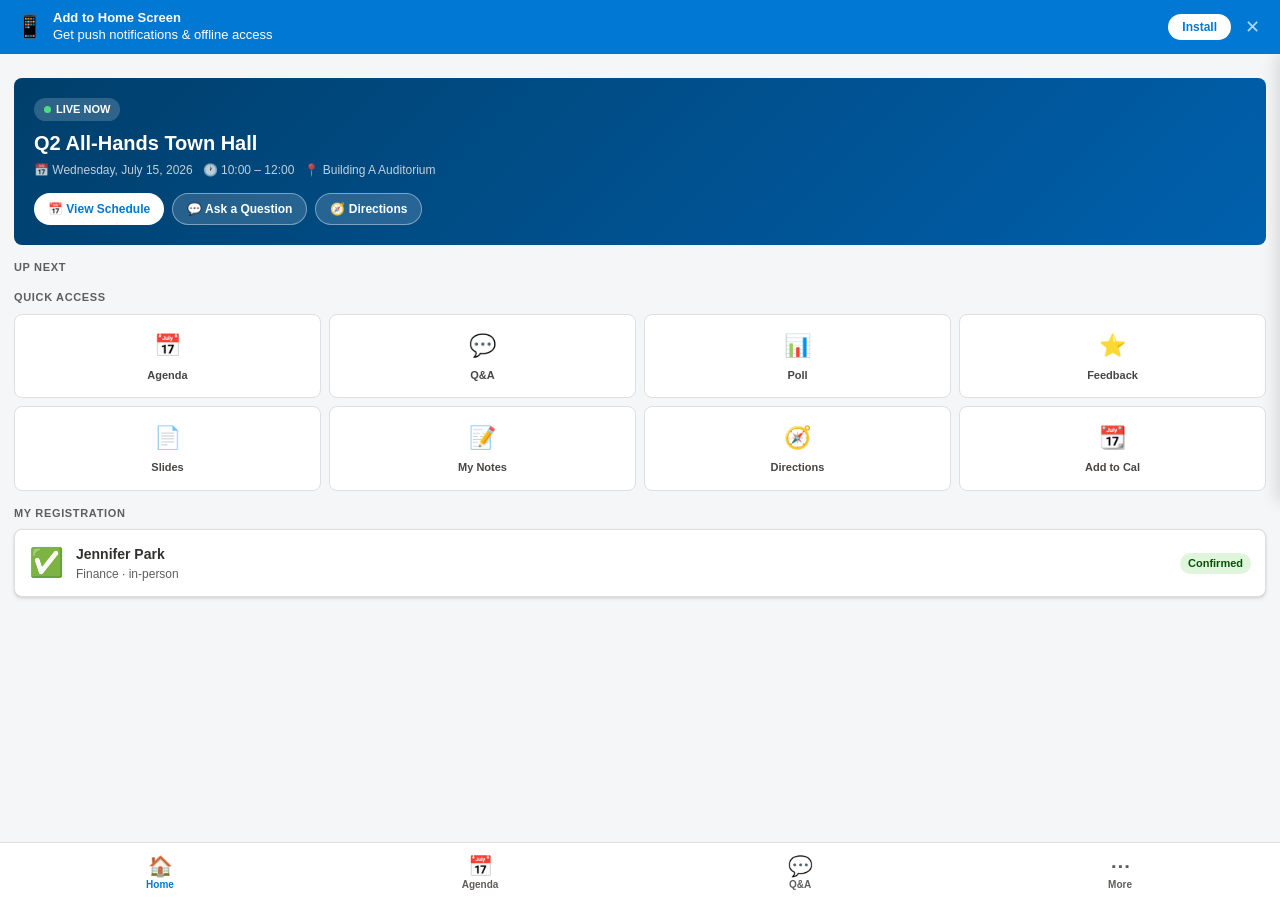
<file: dayof/index.html>
<!DOCTYPE html>
<html lang="en">
<head>
  <meta charset="UTF-8" />
  <meta name="viewport" content="width=device-width, initial-scale=1.0, viewport-fit=cover" />
  <meta name="apple-mobile-web-app-capable" content="yes" />
  <meta name="apple-mobile-web-app-status-bar-style" content="black-translucent" />
  <meta name="theme-color" content="#003f6b" />
  <title>ADC Event App</title>
  <link rel="manifest" href="../manifest.json" />
  <link rel="stylesheet" href="../assets/css/main.css" />
  <style>
    /* ── App shell ───────────────────────────────────────────── */
    * { box-sizing: border-box; }
    body { margin: 0; background: #f4f6f8; overscroll-behavior: none; }

    /* PWA install banner */
    #pwa-banner {
      position: fixed; top: 0; left: 0; right: 0; z-index: 900;
      background: var(--blue); color: white;
      padding: 10px 16px; display: flex; align-items: center; gap: 10px;
      font-size: 13px; transform: translateY(-100%); transition: transform .3s;
    }
    #pwa-banner.show { transform: translateY(0); }
    #pwa-banner .pwa-icon { font-size: 22px; }
    #pwa-banner .pwa-text { flex: 1; line-height: 1.3; }
    #pwa-banner .pwa-install { background: white; color: var(--blue); border: none; padding: 6px 14px; border-radius: 100px; font-weight: 700; font-size: 12px; cursor: pointer; white-space: nowrap; }
    #pwa-banner .pwa-close  { background: none; border: none; color: rgba(255,255,255,.7); font-size: 18px; cursor: pointer; padding: 0 4px; }

    /* Top bar */
    #app-topbar {
      position: fixed; top: 0; left: 0; right: 0; z-index: 800;
      background: var(--nav-bg); color: white;
      height: 50px; display: flex; align-items: center; padding: 0 14px; gap: 12px;
    }
    #app-topbar.pwa-offset { top: 44px; }
    #tb-logo { font-weight: 800; font-size: 14px; white-space: nowrap; }
    #tb-event-name { flex: 1; font-size: 13px; color: rgba(255,255,255,.7); overflow: hidden; text-overflow: ellipsis; white-space: nowrap; }
    #tb-notif-btn { background: none; border: none; color: white; font-size: 20px; cursor: pointer; position: relative; padding: 0; }
    #notif-dot { position: absolute; top: 0; right: 0; width: 8px; height: 8px; background: #ef4444; border-radius: 50%; display: none; }
    #tb-notif-btn.has-unread #notif-dot { display: block; }

    /* Bottom tabs */
    #app-tabs {
      position: fixed; bottom: 0; left: 0; right: 0; z-index: 800;
      background: white; border-top: 1px solid var(--border);
      display: flex; height: 58px;
      padding-bottom: env(safe-area-inset-bottom, 0);
    }
    .tab-btn {
      flex: 1; background: none; border: none;
      display: flex; flex-direction: column; align-items: center; justify-content: center;
      gap: 3px; font-size: 10px; font-weight: 600; color: var(--text-muted);
      cursor: pointer; transition: color .15s; padding: 8px 4px;
    }
    .tab-btn .tab-icon { font-size: 20px; line-height: 1; }
    .tab-btn.active { color: var(--blue); }

    /* Content area */
    #app-content { padding: 66px 0 74px; min-height: 100vh; }

    /* Panels */
    .app-panel { display: none; padding: 12px 14px; }
    .app-panel.active { display: block; }

    /* Notification drawer */
    #notif-drawer {
      position: fixed; top: 50px; right: 0; z-index: 850;
      width: min(320px, 100vw); background: white;
      border-left: 1px solid var(--border); border-bottom: 1px solid var(--border);
      border-radius: 0 0 0 var(--radius-lg);
      box-shadow: -4px 4px 16px rgba(0,0,0,.12);
      max-height: calc(100vh - 50px); overflow-y: auto;
      transform: translateX(100%); transition: transform .25s;
    }
    #notif-drawer.open { transform: translateX(0); }
    .notif-item { padding: 12px 14px; border-bottom: 1px solid var(--gray-10); }
    .notif-item.unread { background: #eff6ff; }
    .notif-item .ni-type  { font-size: 11px; font-weight: 700; text-transform: uppercase; color: var(--text-muted); margin-bottom: 3px; }
    .notif-item .ni-msg   { font-size: 13px; color: var(--text); line-height: 1.4; }
    .notif-item .ni-time  { font-size: 11px; color: var(--text-muted); margin-top: 3px; }

    /* Home panel */
    .event-hero {
      background: linear-gradient(135deg, var(--nav-bg) 0%, #0060ad 100%);
      border-radius: var(--radius-lg); padding: 20px; margin-bottom: 14px; color: white;
    }
    .hero-badge { display: inline-flex; align-items: center; gap: 5px; background: rgba(255,255,255,.18); border-radius: 100px; padding: 3px 10px; font-size: 11px; font-weight: 700; margin-bottom: 10px; }
    .live-dot { width: 7px; height: 7px; border-radius: 50%; background: #4ade80; animation: pulse 1.5s infinite; }
    @keyframes pulse { 0%,100%{opacity:1} 50%{opacity:.4} }
    .hero-title  { font-size: 20px; font-weight: 800; margin-bottom: 6px; line-height: 1.2; }
    .hero-meta   { font-size: 12px; color: rgba(255,255,255,.75); display: flex; flex-wrap: wrap; gap: 10px; }
    .hero-meta span { display: flex; align-items: center; gap: 4px; }
    .hero-actions { display: flex; gap: 8px; margin-top: 14px; flex-wrap: wrap; }
    .hero-btn { padding: 8px 14px; border-radius: 100px; font-size: 12px; font-weight: 700; cursor: pointer; border: none; display: flex; align-items: center; gap: 5px; }
    .hero-btn-white { background: white; color: var(--blue); }
    .hero-btn-outline { background: rgba(255,255,255,.15); color: white; border: 1px solid rgba(255,255,255,.4); }

    /* Quick action grid */
    .quick-grid { display: grid; grid-template-columns: repeat(4, 1fr); gap: 8px; margin-bottom: 14px; }
    .quick-item { background: white; border-radius: var(--radius-lg); padding: 14px 8px; text-align: center; cursor: pointer; border: 1px solid var(--border); }
    .quick-item:hover { background: #f0f7ff; border-color: var(--blue); }
    .quick-icon { font-size: 22px; margin-bottom: 5px; }
    .quick-label { font-size: 11px; font-weight: 700; color: var(--text-mid); }

    /* Progress card */
    .schedule-now { background: white; border-radius: var(--radius-lg); padding: 14px; margin-bottom: 10px; border-left: 4px solid var(--blue); }
    .sn-label { font-size: 10px; font-weight: 800; text-transform: uppercase; color: var(--blue); margin-bottom: 5px; }
    .sn-title { font-size: 15px; font-weight: 700; margin-bottom: 4px; }
    .sn-meta  { font-size: 12px; color: var(--text-muted); }

    /* Agenda panel */
    .agenda-session {
      background: white; border-radius: var(--radius-lg);
      margin-bottom: 8px; overflow: hidden;
      border: 1px solid var(--border);
    }
    .agenda-session.live { border-color: var(--blue); box-shadow: 0 0 0 2px rgba(0,120,212,.15); }
    .agenda-session.past { opacity: .6; }
    .as-header { padding: 12px 14px; display: flex; gap: 12px; align-items: flex-start; cursor: pointer; }
    .as-time { font-size: 11px; font-weight: 700; color: var(--text-muted); min-width: 60px; padding-top: 2px; white-space: nowrap; }
    .as-body { flex: 1; min-width: 0; }
    .as-title { font-size: 14px; font-weight: 700; margin-bottom: 3px; }
    .as-speaker { font-size: 12px; color: var(--text-muted); }
    .as-badges { display: flex; gap: 5px; margin-top: 5px; flex-wrap: wrap; }
    .as-expand { background: none; border: none; font-size: 16px; color: var(--text-muted); cursor: pointer; padding: 0; flex-shrink: 0; }
    .as-detail { display: none; padding: 0 14px 14px; border-top: 1px solid var(--gray-10); }
    .as-detail.open { display: block; }

    /* Q&A panel */
    .qa-compose { background: white; border-radius: var(--radius-lg); padding: 14px; margin-bottom: 12px; border: 1px solid var(--border); }
    .qa-card { background: white; border-radius: var(--radius-lg); padding: 12px 14px; margin-bottom: 8px; border: 1px solid var(--border); }
    .qa-card.answered { border-color: #a7f3d0; }
    .qa-text { font-size: 14px; font-weight: 500; margin-bottom: 8px; }
    .qa-answer { background: #f0fdf4; border-radius: var(--radius); padding: 8px 10px; font-size: 13px; color: var(--text-mid); margin-bottom: 8px; }
    .qa-footer { display: flex; align-items: center; gap: 10px; }
    .upvote-btn { background: none; border: 1px solid var(--border); border-radius: 100px; padding: 3px 10px; font-size: 12px; cursor: pointer; display: flex; align-items: center; gap: 4px; }
    .upvote-btn.voted { background: #eff6ff; border-color: var(--blue); color: var(--blue); font-weight: 700; }

    /* Poll panel items */
    .poll-card { background: white; border-radius: var(--radius-lg); padding: 14px; border: 1px solid var(--border); margin-bottom: 12px; }
    .poll-q { font-size: 15px; font-weight: 700; margin-bottom: 12px; }
    .poll-opt { margin-bottom: 8px; }
    .poll-opt-btn {
      width: 100%; padding: 10px 14px; text-align: left;
      background: var(--gray-10); border: 1px solid var(--border);
      border-radius: var(--radius); cursor: pointer; font-size: 13px; font-weight: 600;
      transition: background .12s;
    }
    .poll-opt-btn:hover:not([disabled]) { background: #e5f0fb; border-color: var(--blue); }
    .poll-opt-btn.selected { background: #eff6ff; border-color: var(--blue); color: var(--blue); }
    .poll-result-row { display: flex; align-items: center; gap: 10px; margin-bottom: 8px; }
    .poll-result-label { flex: 1; font-size: 13px; font-weight: 600; }
    .poll-result-bar-wrap { width: 100px; background: var(--gray-10); border-radius: 100px; height: 8px; }
    .poll-result-bar { height: 8px; border-radius: 100px; background: var(--blue); transition: width .5s; }
    .poll-result-pct { font-size: 12px; font-weight: 700; min-width: 36px; text-align: right; }

    /* Survey */
    .survey-card { background: white; border-radius: var(--radius-lg); padding: 16px; border: 1px solid var(--border); margin-bottom: 12px; }
    .star-row { display: flex; gap: 6px; margin: 8px 0; }
    .star-btn { background: none; border: none; font-size: 28px; cursor: pointer; filter: grayscale(1); transition: filter .1s; }
    .star-btn.lit { filter: grayscale(0); }

    /* Notes */
    .notes-card { background: white; border-radius: var(--radius-lg); padding: 14px; border: 1px solid var(--border); margin-bottom: 10px; }
    .notes-ta { width: 100%; border: 1px solid var(--border); border-radius: var(--radius); padding: 10px; font-size: 13px; resize: vertical; min-height: 100px; font-family: inherit; outline: none; }
    .notes-ta:focus { border-color: var(--blue); }

    /* More panel */
    .more-grid { display: grid; grid-template-columns: 1fr 1fr; gap: 10px; }
    .more-card { background: white; border-radius: var(--radius-lg); padding: 16px; border: 1px solid var(--border); cursor: pointer; text-align: center; }
    .more-card:hover { background: #f0f7ff; border-color: var(--blue); }
    .more-card .mc-icon { font-size: 28px; margin-bottom: 6px; }
    .more-card .mc-label { font-size: 12px; font-weight: 700; color: var(--text-mid); }

    .section-label { font-size: 11px; font-weight: 800; text-transform: uppercase; color: var(--text-muted); letter-spacing: .06em; margin-bottom: 8px; }
  </style>
</head>
<body>

<!-- PWA install banner -->
<div id="pwa-banner">
  <span class="pwa-icon">📱</span>
  <div class="pwa-text">
    <strong>Add to Home Screen</strong><br>
    Get push notifications &amp; offline access
  </div>
  <button class="pwa-install" id="pwa-install-btn">Install</button>
  <button class="pwa-close" onclick="dismissPWA()">✕</button>
</div>

<!-- Top bar -->
<div id="app-topbar">
  <div id="tb-logo">ADC</div>
  <div id="tb-event-name">Loading event…</div>
  <button id="tb-notif-btn" onclick="toggleNotifDrawer()" aria-label="Notifications">
    🔔<span id="notif-dot"></span>
  </button>
</div>

<!-- Notification drawer -->
<div id="notif-drawer">
  <div style="padding:12px 14px;border-bottom:1px solid var(--border);display:flex;align-items:center;justify-content:space-between">
    <div style="font-size:14px;font-weight:700">Notifications</div>
    <button onclick="markAllRead()" style="background:none;border:none;font-size:12px;color:var(--blue);cursor:pointer;font-weight:600">Mark all read</button>
  </div>
  <div id="notif-list"></div>
</div>

<!-- Content -->
<div id="app-content">

  <!-- HOME -->
  <div class="app-panel active" id="panel-home">
    <div class="event-hero" id="hero-card">
      <div class="hero-badge"><span class="live-dot"></span> LIVE NOW</div>
      <div class="hero-title" id="hero-title">Loading…</div>
      <div class="hero-meta" id="hero-meta"></div>
      <div class="hero-actions" id="hero-actions"></div>
    </div>

    <div class="section-label">Up Next</div>
    <div id="home-up-next"></div>

    <div class="section-label" style="margin-top:14px">Quick Access</div>
    <div class="quick-grid">
      <div class="quick-item" onclick="switchTab('agenda')"><div class="quick-icon">📅</div><div class="quick-label">Agenda</div></div>
      <div class="quick-item" onclick="switchTab('qa')"><div class="quick-icon">💬</div><div class="quick-label">Q&amp;A</div></div>
      <div class="quick-item" onclick="switchTab('more', 'polls')"><div class="quick-icon">📊</div><div class="quick-label">Poll</div></div>
      <div class="quick-item" onclick="switchTab('more', 'surveys')"><div class="quick-icon">⭐</div><div class="quick-label">Feedback</div></div>
      <div class="quick-item" onclick="switchTab('more', 'slides')"><div class="quick-icon">📄</div><div class="quick-label">Slides</div></div>
      <div class="quick-item" onclick="switchTab('more', 'notes')"><div class="quick-icon">📝</div><div class="quick-label">My Notes</div></div>
      <div class="quick-item" onclick="openDirections()"><div class="quick-icon">🧭</div><div class="quick-label">Directions</div></div>
      <div class="quick-item" onclick="downloadICS()"><div class="quick-icon">📆</div><div class="quick-label">Add to Cal</div></div>
    </div>

    <div class="section-label">My Registration</div>
    <div id="home-reg-card" class="card" style="padding:12px 14px;margin-bottom:10px"></div>
  </div>

  <!-- AGENDA -->
  <div class="app-panel" id="panel-agenda">
    <div class="section-label">Full Schedule</div>
    <div id="agenda-list"></div>
  </div>

  <!-- Q&A -->
  <div class="app-panel" id="panel-qa">
    <div class="qa-compose">
      <div style="font-size:14px;font-weight:700;margin-bottom:10px">Ask a Question</div>
      <textarea id="qa-input" class="notes-ta" rows="3" placeholder="Type your question for the speakers…"></textarea>
      <div style="display:flex;justify-content:space-between;align-items:center;margin-top:8px">
        <label style="font-size:12px;color:var(--text-muted);display:flex;align-items:center;gap:6px">
          <input type="checkbox" id="qa-anon" checked /> Anonymous
        </label>
        <button class="btn btn-primary btn-sm" onclick="submitQA()">Submit →</button>
      </div>
    </div>
    <div class="section-label">All Questions</div>
    <div id="qa-list"></div>
  </div>

  <!-- MORE (polls, surveys, slides, notes, speakers, check-in) -->
  <div class="app-panel" id="panel-more">
    <div id="more-sub-content"></div>
  </div>

</div>

<!-- Bottom tabs -->
<div id="app-tabs">
  <button class="tab-btn active" id="tab-home" onclick="switchTab('home')">
    <span class="tab-icon">🏠</span>Home
  </button>
  <button class="tab-btn" id="tab-agenda" onclick="switchTab('agenda')">
    <span class="tab-icon">📅</span>Agenda
  </button>
  <button class="tab-btn" id="tab-qa" onclick="switchTab('qa')">
    <span class="tab-icon">💬</span>Q&amp;A
  </button>
  <button class="tab-btn" id="tab-more" onclick="switchTab('more')">
    <span class="tab-icon">⋯</span>More
  </button>
</div>

<div id="toast"></div>

<script src="../assets/js/data.js"></script>
<script>
// ── State ─────────────────────────────────────────────────────
let currentEvent = null;
let myReg = null;
let activeMoreSub = 'menu';
let deferredPWAPrompt = null;
let votedPollOptions = {};
let upvotedQA = new Set(JSON.parse(localStorage.getItem('adc_qa_upvotes')||'[]'));

const SLIDES = {
  evt_001: [
    { name: 'Opening Remarks — CEO Hartley.pdf',        size: '1.2 MB' },
    { name: 'Q2 Financial Review — CFO Kim.pdf',         size: '3.4 MB' },
    { name: 'FOCI Division Update — VP Donovan.pdf',     size: '2.1 MB' },
    { name: 'CMMC Certification Roadmap — CISO.pdf',     size: '4.8 MB' },
    { name: 'HR Benefits Update — CHRO Marsh.pdf',       size: '1.6 MB' },
  ],
  evt_002: [
    { name: 'CMMC Overview & Regulatory Context.pdf',    size: '5.2 MB' },
    { name: 'CUI Identification & Handling.pdf',         size: '2.9 MB' },
    { name: 'Acceptable Use — GCC High & AI.pdf',        size: '1.8 MB' },
    { name: 'Incident Reporting Procedures.pdf',         size: '1.1 MB' },
  ],
  evt_003: [
    { name: 'Welcome & Company Overview.pdf',            size: '6.1 MB' },
    { name: 'Benefits Enrollment Guide.pdf',             size: '2.3 MB' },
    { name: 'Security Briefing & FSO Contacts.pdf',      size: '1.4 MB' },
    { name: 'IT Setup Guide — GCC High Access.pdf',      size: '3.7 MB' },
  ],
};

const NOTIFICATIONS = [
  { id: 'n1', type: 'Schedule Update', msg: 'Q&A session extended by 10 minutes. New end time: 12:05 PM.', time: '10:48 AM', read: false },
  { id: 'n2', type: 'Session Reminder', msg: 'HR & Benefits Update starts in 15 minutes at 11:05 AM.', time: '10:50 AM', read: false },
  { id: 'n3', type: 'Poll', msg: 'New poll live: "Which topic are you most interested in?" — vote now!', time: '10:01 AM', read: true },
  { id: 'n4', type: 'Check-In', msg: 'You\'re checked in to the Q2 All-Hands Town Hall. Welcome!', time: '9:48 AM', read: true },
];
let notifications = [...NOTIFICATIONS];

// ── Boot ──────────────────────────────────────────────────────
document.addEventListener('DOMContentLoaded', () => {
  const params = new URLSearchParams(location.search);
  const evId   = params.get('id') || 'evt_001';
  currentEvent = DB.getEvents().find(e => e.id === evId) || DB.getEvents()[0];
  myReg = DB.getRegistrationsForEvent(currentEvent?.id).find(r => r.email === 'jpark@acme-defense.com');

  if (currentEvent) {
    document.getElementById('tb-event-name').textContent = currentEvent.title;
    document.title = currentEvent.title + ' — ADC Event App';
  }

  renderHome();
  renderAgenda();
  renderQA();
  renderMoreMenu();
  renderNotifDrawer();
  updateNotifBadge();
  showPWABanner();
});

// PWA prompt
window.addEventListener('beforeinstallprompt', e => {
  e.preventDefault();
  deferredPWAPrompt = e;
});

function showPWABanner() {
  const dismissed = localStorage.getItem('adc_pwa_dismissed');
  if (!dismissed && !window.matchMedia('(display-mode: standalone)').matches) {
    setTimeout(() => document.getElementById('pwa-banner').classList.add('show'), 1500);
  }
}

document.getElementById('pwa-install-btn').addEventListener('click', async () => {
  if (deferredPWAPrompt) {
    deferredPWAPrompt.prompt();
    const { outcome } = await deferredPWAPrompt.userChoice;
    if (outcome === 'accepted') showToast('App installed! 🎉');
    deferredPWAPrompt = null;
  } else {
    showToast('To install: tap Share → Add to Home Screen');
  }
  document.getElementById('pwa-banner').classList.remove('show');
});

function dismissPWA() {
  localStorage.setItem('adc_pwa_dismissed', '1');
  document.getElementById('pwa-banner').classList.remove('show');
}

// ── Tab switching ─────────────────────────────────────────────
function switchTab(tab, sub) {
  document.querySelectorAll('.app-panel').forEach(p => p.classList.remove('active'));
  document.querySelectorAll('.tab-btn').forEach(b => b.classList.remove('active'));
  const panel = document.getElementById('panel-' + tab);
  const btn   = document.getElementById('tab-' + tab);
  if (panel) panel.classList.add('active');
  if (btn)   btn.classList.add('active');
  closeNotifDrawer();

  if (tab === 'more') renderMoreSub(sub || activeMoreSub);
  if (tab === 'qa')   renderQA();
}

// ── HOME ──────────────────────────────────────────────────────
function renderHome() {
  const ev = currentEvent;
  if (!ev) return;

  document.getElementById('hero-title').textContent = ev.title;
  document.getElementById('hero-meta').innerHTML = `
    <span>📅 ${fmtDateFull(ev.date)}</span>
    <span>🕐 ${ev.startTime} – ${ev.endTime}</span>
    ${ev.location ? `<span>📍 ${escH(ev.location.split('·')[0].trim())}</span>` : ''}
  `;
  document.getElementById('hero-actions').innerHTML = `
    <button class="hero-btn hero-btn-white" onclick="switchTab('agenda')">📅 View Schedule</button>
    <button class="hero-btn hero-btn-outline" onclick="switchTab('qa')">💬 Ask a Question</button>
    ${ev.navEnabled !== false && ev.location ? `<button class="hero-btn hero-btn-outline" onclick="openDirections()">🧭 Directions</button>` : ''}
  `;

  // Up next
  const now = new Date();
  const agenda = ev.agenda || [];
  let upNext = agenda.find(a => {
    const t = parseAgendaTime(ev.date, a.time);
    return t > now;
  });
  if (upNext) {
    document.getElementById('home-up-next').innerHTML = `
      <div class="schedule-now" style="margin-bottom:14px">
        <div class="sn-label">⏰ Up Next</div>
        <div class="sn-title">${escH(upNext.title)}</div>
        <div class="sn-meta">${escH(upNext.time)}${upNext.speaker ? ' · ' + escH(upNext.speaker) : ''}</div>
      </div>`;
  }

  // My reg card
  const regCard = document.getElementById('home-reg-card');
  if (myReg) {
    regCard.innerHTML = `
      <div style="display:flex;align-items:center;gap:12px">
        <div style="font-size:28px">✅</div>
        <div>
          <div style="font-weight:700;font-size:14px">${escH(myReg.name)}</div>
          <div style="font-size:12px;color:var(--text-muted)">${escH(myReg.dept)} · ${escH(myReg.attendance)}</div>
        </div>
        <span class="badge badge-green" style="margin-left:auto">Confirmed</span>
      </div>`;
  } else {
    regCard.innerHTML = `<div style="color:var(--text-muted);font-size:13px">No registration found for your account. <a href="../events/detail.html?id=${escH(ev.id)}" style="color:var(--blue);font-weight:700">Register →</a></div>`;
  }
}

// ── AGENDA ────────────────────────────────────────────────────
function renderAgenda() {
  const ev = currentEvent;
  if (!ev || !ev.agenda?.length) {
    document.getElementById('agenda-list').innerHTML = '<div style="color:var(--text-muted);text-align:center;padding:40px">No agenda available.</div>';
    return;
  }
  const now = new Date();
  const items = ev.agenda;
  let html = '';
  items.forEach((a, i) => {
    const start = parseAgendaTime(ev.date, a.time);
    const nextStart = items[i+1] ? parseAgendaTime(ev.date, items[i+1].time) : null;
    const isLive = start <= now && (!nextStart || nextStart > now);
    const isPast = nextStart ? nextStart <= now : false;
    const slides = (SLIDES[ev.id] || []).filter((_, si) => si === i);

    html += `
      <div class="agenda-session ${isLive?'live':''} ${isPast?'past':''}">
        <div class="as-header" onclick="toggleSession(${i})">
          <div class="as-time">${escH(a.time)}</div>
          <div class="as-body">
            <div class="as-title">${escH(a.title)}</div>
            ${a.speaker ? `<div class="as-speaker">${escH(a.speaker)}</div>` : ''}
            <div class="as-badges">
              ${isLive ? '<span class="badge badge-blue">🔴 Live</span>' : ''}
              ${isPast ? '<span class="badge badge-gray">✓ Done</span>' : ''}
              ${a.duration ? `<span class="badge badge-gray">${escH(a.duration)}</span>` : ''}
              ${slides.length ? `<span class="badge" style="background:#e0edff;color:var(--blue)">📄 Slides</span>` : ''}
            </div>
          </div>
          <button class="as-expand" id="as-expand-${i}">▾</button>
        </div>
        <div class="as-detail" id="as-detail-${i}">
          ${a.speaker ? `<div style="font-size:13px;margin-bottom:8px"><strong>Presenter:</strong> ${escH(a.speaker)}</div>` : ''}
          ${slides.length ? `
            <div style="font-size:12px;font-weight:700;color:var(--text-muted);margin-bottom:6px;text-transform:uppercase">Session Slides</div>
            ${slides.map(s => `
              <div style="display:flex;align-items:center;justify-content:space-between;padding:6px 0;border-top:1px solid var(--gray-10)">
                <div style="font-size:12px;color:var(--text-mid)">📄 ${escH(s.name)}</div>
                <button class="btn btn-ghost btn-sm" onclick="downloadSlide('${escH(s.name)}')">↓ ${escH(s.size)}</button>
              </div>`).join('')}` : ''}
          <div style="margin-top:10px">
            <div style="font-size:12px;font-weight:700;color:var(--text-muted);margin-bottom:6px;text-transform:uppercase">Session Feedback</div>
            <div class="star-row" id="stars-${i}">
              ${[1,2,3,4,5].map(n=>`<button class="star-btn" onclick="rateSess(${i},${n})" id="star-${i}-${n}">⭐</button>`).join('')}
            </div>
            <div style="font-size:11px;color:var(--text-muted)" id="stars-lbl-${i}">Tap to rate this session</div>
          </div>
          <div style="margin-top:10px">
            <div style="font-size:12px;font-weight:700;color:var(--text-muted);margin-bottom:6px;text-transform:uppercase">My Notes</div>
            <textarea class="notes-ta" rows="3"
              placeholder="Notes for this session…"
              onchange="saveNote(${i}, this.value)">${escH(getNote(i))}</textarea>
          </div>
        </div>
      </div>`;
  });
  document.getElementById('agenda-list').innerHTML = html;

  // Restore star ratings
  ev.agenda.forEach((_, i) => {
    const rating = getSessRating(i);
    if (rating) updateStars(i, rating);
  });
}

function toggleSession(i) {
  const detail = document.getElementById('as-detail-' + i);
  const btn    = document.getElementById('as-expand-' + i);
  const open   = detail.classList.toggle('open');
  if (btn) btn.textContent = open ? '▴' : '▾';
}

function parseAgendaTime(dateStr, timeStr) {
  if (!dateStr || !timeStr) return new Date(0);
  let [time, ampm] = timeStr.split(' ');
  let [h, m] = time.split(':').map(Number);
  if (ampm === 'PM' && h !== 12) h += 12;
  if (ampm === 'AM' && h === 12) h = 0;
  const d = new Date(dateStr + 'T00:00:00');
  d.setHours(h, m || 0, 0, 0);
  return d;
}

// Notes per session
function getNote(idx) {
  const key = 'adc_notes_' + (currentEvent?.id || '') + '_' + idx;
  return localStorage.getItem(key) || '';
}
function saveNote(idx, val) {
  const key = 'adc_notes_' + (currentEvent?.id || '') + '_' + idx;
  localStorage.setItem(key, val);
  showToast('Note saved.');
}

// Session ratings
function getSessRating(idx) {
  return parseInt(localStorage.getItem('adc_sess_rating_' + (currentEvent?.id||'') + '_' + idx)) || 0;
}
function rateSess(idx, rating) {
  localStorage.setItem('adc_sess_rating_' + (currentEvent?.id||'') + '_' + idx, rating);
  updateStars(idx, rating);
  document.getElementById('stars-lbl-' + idx).textContent = `You rated this ${rating} star${rating>1?'s':''} ★`;
  showToast('Session rated ' + rating + '★');
}
function updateStars(idx, rating) {
  for (let n = 1; n <= 5; n++) {
    const star = document.getElementById('star-' + idx + '-' + n);
    if (star) star.classList.toggle('lit', n <= rating);
  }
}

// Slide download mock
function downloadSlide(name) {
  showToast('Downloading: ' + name);
}

// ── Q&A ────────────────────────────────────────────────────────
function renderQA() {
  const qa = DB.getQAForEvent(currentEvent?.id);
  const sorted = [...qa].sort((a,b) => b.upvotes - a.upvotes);
  document.getElementById('qa-list').innerHTML = sorted.map(q => `
    <div class="qa-card ${q.answered ? 'answered' : ''}">
      <div class="qa-text">${escH(q.question)}</div>
      ${q.answered && q.answer ? `<div class="qa-answer">💬 ${escH(q.answer)}</div>` : ''}
      <div class="qa-footer">
        <button class="upvote-btn ${upvotedQA.has(q.id)?'voted':''}" onclick="upvoteQA('${escH(q.id)}')">
          ▲ <span id="qa-votes-${escH(q.id)}">${q.upvotes}</span>
        </button>
        ${q.answered ? '<span class="badge badge-green">Answered</span>' : ''}
        <span style="font-size:11px;color:var(--text-muted);margin-left:auto">${escH(q.submittedBy||'Anonymous')}</span>
      </div>
    </div>`).join('') || '<div style="color:var(--text-muted);text-align:center;padding:30px;font-size:13px">No questions yet. Be the first to ask!</div>';
}

function submitQA() {
  const input = document.getElementById('qa-input');
  const text  = input.value.trim();
  if (!text) { showToast('Please enter a question.'); return; }
  const qa  = DB.getQA();
  const anon = document.getElementById('qa-anon').checked;
  qa.push({
    id: DB.nextId('qa'), eventId: currentEvent?.id,
    question: text, submittedBy: anon ? 'Anonymous' : 'Jennifer Park',
    upvotes: 0, answered: false, submittedAt: new Date().toISOString(),
  });
  DB.saveQA(qa);
  input.value = '';
  renderQA();
  showToast('Question submitted!');
}

function upvoteQA(qaId) {
  if (upvotedQA.has(qaId)) { showToast('Already upvoted.'); return; }
  const qa = DB.getQA();
  const item = qa.find(q => q.id === qaId);
  if (item) {
    item.upvotes++;
    DB.saveQA(qa);
    upvotedQA.add(qaId);
    localStorage.setItem('adc_qa_upvotes', JSON.stringify([...upvotedQA]));
    const el = document.getElementById('qa-votes-' + qaId);
    if (el) el.textContent = item.upvotes;
    const btn = el?.closest('.upvote-btn');
    if (btn) btn.classList.add('voted');
  }
}

// ── MORE SUB-PANELS ────────────────────────────────────────────
function renderMoreMenu() {
  // pre-render so first tab click is instant
}

function renderMoreSub(sub) {
  activeMoreSub = sub || 'menu';
  const el = document.getElementById('more-sub-content');
  if (sub === 'menu' || !sub) {
    el.innerHTML = `
      <div class="more-grid">
        <div class="more-card" onclick="renderMoreSub('polls')"><div class="mc-icon">📊</div><div class="mc-label">Live Poll</div></div>
        <div class="more-card" onclick="renderMoreSub('surveys')"><div class="mc-icon">⭐</div><div class="mc-label">Feedback</div></div>
        <div class="more-card" onclick="renderMoreSub('slides')"><div class="mc-icon">📄</div><div class="mc-label">Slides</div></div>
        <div class="more-card" onclick="renderMoreSub('notes')"><div class="mc-icon">📝</div><div class="mc-label">My Notes</div></div>
        <div class="more-card" onclick="renderMoreSub('speakers')"><div class="mc-icon">🎤</div><div class="mc-label">Speakers</div></div>
        <div class="more-card" onclick="renderMoreSub('checkin')"><div class="mc-icon">✅</div><div class="mc-label">Check-In</div></div>
        <div class="more-card" onclick="openDirections()"><div class="mc-icon">🧭</div><div class="mc-label">Directions</div></div>
        <div class="more-card" onclick="downloadICS()"><div class="mc-icon">📆</div><div class="mc-label">Add to Cal</div></div>
      </div>`;
  } else if (sub === 'polls') {
    renderPolls(el);
  } else if (sub === 'surveys') {
    renderSurveys(el);
  } else if (sub === 'slides') {
    renderSlides(el);
  } else if (sub === 'notes') {
    renderMyNotes(el);
  } else if (sub === 'speakers') {
    renderSpeakers(el);
  } else if (sub === 'checkin') {
    renderCheckin(el);
  }
}

function backBtn(label) {
  return `<button class="btn btn-ghost btn-sm" onclick="renderMoreSub('menu')" style="margin-bottom:14px">← ${escH(label||'Back')}</button>`;
}

// POLLS
function renderPolls(el) {
  const poll = DB.getPollForEvent(currentEvent?.id);
  el.innerHTML = backBtn('More') + `<div class="section-label">Live Poll</div>`;
  if (!poll) { el.innerHTML += '<div style="color:var(--text-muted);text-align:center;padding:30px">No active poll right now.</div>'; return; }

  const totalVotes = poll.options.reduce((s,o) => s+o.votes, 0);
  const myVote = votedPollOptions[poll.id] || poll.myVote;

  el.innerHTML += `<div class="poll-card">
    <div class="poll-q">${escH(poll.question)}</div>
    ${!poll.active ? '<div style="font-size:12px;color:var(--text-muted);margin-bottom:10px;font-style:italic">This poll is now closed.</div>' : ''}
    ${poll.options.map(opt => {
      const pct = totalVotes > 0 ? (opt.votes / totalVotes * 100).toFixed(0) : 0;
      if (myVote || !poll.active) {
        return `<div class="poll-result-row">
          <div class="poll-result-label">${escH(opt.label)}</div>
          <div class="poll-result-bar-wrap"><div class="poll-result-bar" style="width:${pct}%"></div></div>
          <div class="poll-result-pct">${pct}%</div>
          ${myVote === opt.id ? '<span style="font-size:11px">✓ Your vote</span>' : ''}
        </div>`;
      }
      return `<div class="poll-opt">
        <button class="poll-opt-btn" onclick="votePoll('${escH(poll.id)}','${escH(opt.id)}')">${escH(opt.label)}</button>
      </div>`;
    }).join('')}
    <div style="font-size:12px;color:var(--text-muted);margin-top:8px">${totalVotes} vote${totalVotes!==1?'s':''}</div>
  </div>`;
}

function votePoll(pollId, optId) {
  if (votedPollOptions[pollId]) { showToast('Already voted.'); return; }
  const polls = DB.getPolls();
  const poll  = polls.find(p => p.id === pollId);
  const opt   = poll?.options.find(o => o.id === optId);
  if (opt) { opt.votes++; DB.savePolls(polls); }
  votedPollOptions[pollId] = optId;
  showToast('Vote cast! 🗳️');
  renderMoreSub('polls');
}

// SURVEYS
function renderSurveys(el) {
  const surveyKey  = 'adc_survey_' + (currentEvent?.id || '');
  const submitted  = JSON.parse(localStorage.getItem(surveyKey) || '{}');

  el.innerHTML = backBtn('More') + `<div class="section-label">Event Feedback</div>`;

  const types = [
    { key: 'pre',  icon: '📋', label: 'Pre-Event: Topics of Interest', questions: [
        'What topics are most important to you today?',
        'What do you hope to take away from this event?',
      ]},
    { key: 'inprogress', icon: '⭐', label: 'In-Session: Rate This Session', questions: [] },
    { key: 'post', icon: '📊', label: 'Post-Event: Overall Experience',  questions: [
        'How would you rate today\'s event overall?',
        'How likely are you to recommend this event to a colleague?',
        'What could we improve next time?',
      ]},
  ];

  types.forEach(survey => {
    const done = !!submitted[survey.key];
    el.innerHTML += `<div class="survey-card">
      <div style="display:flex;align-items:center;gap:10px;margin-bottom:10px">
        <span style="font-size:24px">${survey.icon}</span>
        <div style="font-weight:700;font-size:14px;flex:1">${escH(survey.label)}</div>
        ${done ? '<span class="badge badge-green">Submitted ✓</span>' : ''}
      </div>
      ${done ? `<div style="font-size:13px;color:var(--text-muted)">Thank you for your feedback!</div>` :
        survey.key === 'inprogress'
          ? `<div style="font-size:13px;color:var(--text-muted);margin-bottom:8px">Rate each session directly on the Agenda tab. Tap any session to expand it.</div>`
          : `
        <div class="star-row" id="s-stars-${survey.key}">
          ${[1,2,3,4,5].map(n=>`<button class="star-btn" onclick="setSurveyRating('${survey.key}',${n})" id="s-star-${survey.key}-${n}">⭐</button>`).join('')}
        </div>
        ${survey.questions.map((q,qi) => `
          <div style="margin-top:8px">
            <div style="font-size:13px;font-weight:600;margin-bottom:4px">${escH(q)}</div>
            <textarea class="notes-ta" id="s-q-${survey.key}-${qi}" rows="2" placeholder="Optional comments…"></textarea>
          </div>`).join('')}
        <button class="btn btn-primary" style="margin-top:10px;width:100%;justify-content:center" onclick="submitSurvey('${survey.key}')">
          Submit ${survey.icon}
        </button>`
      }
    </div>`;
  });
}

let surveyRatings = {};
function setSurveyRating(key, val) {
  surveyRatings[key] = val;
  for (let n = 1; n <= 5; n++) {
    const s = document.getElementById('s-star-' + key + '-' + n);
    if (s) s.classList.toggle('lit', n <= val);
  }
}
function submitSurvey(key) {
  const surveyKey = 'adc_survey_' + (currentEvent?.id || '');
  const existing  = JSON.parse(localStorage.getItem(surveyKey) || '{}');
  existing[key] = { rating: surveyRatings[key] || 0, submittedAt: new Date().toISOString() };
  localStorage.setItem(surveyKey, JSON.stringify(existing));
  showToast('Survey submitted! Thank you 🙏');
  renderMoreSub('surveys');
}

// SLIDES
function renderSlides(el) {
  const slides = SLIDES[currentEvent?.id] || [];
  el.innerHTML = backBtn('More') + `<div class="section-label">Session Slides</div>`;
  if (!slides.length) { el.innerHTML += '<div style="color:var(--text-muted);text-align:center;padding:30px">Slides will be posted after the event.</div>'; return; }
  const agenda = currentEvent?.agenda || [];
  slides.forEach((s, i) => {
    const session = agenda[i] ? `<div style="font-size:11px;color:var(--text-muted)">${escH(agenda[i].time)} · ${escH(agenda[i].title)}</div>` : '';
    el.innerHTML += `<div class="card" style="padding:12px 14px;margin-bottom:8px">
      <div style="display:flex;align-items:center;gap:10px">
        <span style="font-size:22px">📄</span>
        <div style="flex:1">
          <div style="font-size:13px;font-weight:600">${escH(s.name)}</div>
          ${session}
        </div>
        <button class="btn btn-primary btn-sm" onclick="downloadSlide('${escH(s.name)}')">↓ ${escH(s.size)}</button>
      </div>
    </div>`;
  });
}

// MY NOTES
function renderMyNotes(el) {
  const agenda = currentEvent?.agenda || [];
  el.innerHTML = backBtn('More') + `<div class="section-label">My Notes</div>`;
  if (!agenda.length) {
    el.innerHTML += `<div class="notes-card">
      <div style="font-size:13px;font-weight:700;margin-bottom:8px">General Notes</div>
      <textarea class="notes-ta" rows="8" placeholder="Your notes from today's event…"
        onchange="saveNote('general', this.value)">${escH(getNote('general'))}</textarea>
    </div>`;
    return;
  }
  el.innerHTML += `<div class="notes-card">
    <div style="font-size:13px;font-weight:700;margin-bottom:8px">General</div>
    <textarea class="notes-ta" rows="4" placeholder="General notes…"
      onchange="saveNote('general', this.value)">${escH(getNote('general'))}</textarea>
  </div>`;
  agenda.forEach((a, i) => {
    el.innerHTML += `<div class="notes-card">
      <div style="font-size:12px;font-weight:700;color:var(--text-muted);margin-bottom:3px">${escH(a.time)}</div>
      <div style="font-size:14px;font-weight:700;margin-bottom:8px">${escH(a.title)}</div>
      <textarea class="notes-ta" rows="3" placeholder="Notes for this session…"
        onchange="saveNote(${i}, this.value)">${escH(getNote(i))}</textarea>
    </div>`;
  });
}

// SPEAKERS
function renderSpeakers(el) {
  const speakers = currentEvent?.speakers || [];
  el.innerHTML = backBtn('More') + `<div class="section-label">Speakers & Presenters</div>`;
  if (!speakers.length) { el.innerHTML += '<div style="color:var(--text-muted);text-align:center;padding:30px">No speaker info available.</div>'; return; }
  speakers.forEach(s => {
    el.innerHTML += `<div class="card" style="padding:14px;margin-bottom:8px">
      <div style="display:flex;align-items:center;gap:12px;margin-bottom:8px">
        <div class="nav-avatar" style="width:42px;height:42px;font-size:15px;flex-shrink:0">${escH(s.initials)}</div>
        <div>
          <div style="font-size:15px;font-weight:700">${escH(s.name)}</div>
          <div style="font-size:12px;color:var(--text-muted)">${escH(s.title)}</div>
        </div>
      </div>
      <div style="font-size:13px;color:var(--text-mid)">${escH(s.bio)}</div>
    </div>`;
  });
}

// CHECK-IN
function renderCheckin(el) {
  const checkins = DB.getCheckinsForEvent(currentEvent?.id);
  const myCI = checkins.find(c => c.registrationId === myReg?.id);
  el.innerHTML = backBtn('More') + `<div class="section-label">Attendee Check-In</div>`;
  if (myCI) {
    el.innerHTML += `<div class="card" style="text-align:center;padding:30px">
      <div style="font-size:56px;margin-bottom:10px">✅</div>
      <div style="font-size:18px;font-weight:800;margin-bottom:6px">You're Checked In!</div>
      <div style="font-size:13px;color:var(--text-muted)">Checked in at ${new Date(myCI.checkedInAt).toLocaleTimeString('en-US',{hour:'numeric',minute:'2-digit'})}</div>
    </div>`;
  } else if (myReg) {
    el.innerHTML += `<div class="card" style="text-align:center;padding:24px">
      <div style="font-size:56px;margin-bottom:10px">🎟️</div>
      <div style="font-size:16px;font-weight:700;margin-bottom:6px">Present your QR code at the door</div>
      <div style="background:var(--gray-10);border-radius:var(--radius-lg);padding:20px;margin:14px auto;width:140px;height:140px;display:flex;align-items:center;justify-content:center;font-size:60px">
        ▪▪▪
      </div>
      <div style="font-size:12px;color:var(--text-muted);margin-bottom:14px">Registration ID: <strong>${escH(myReg.id)}</strong></div>
      <button class="btn btn-primary" style="width:100%;justify-content:center" onclick="selfCheckin()">Tap to Self Check-In</button>
    </div>`;
  } else {
    el.innerHTML += `<div style="color:var(--text-muted);text-align:center;padding:30px">Register for this event to receive a check-in QR code.</div>`;
  }
}

function selfCheckin() {
  if (!myReg || !currentEvent) return;
  const checkins = DB.getCheckins();
  if (checkins.find(c => c.registrationId === myReg.id)) { showToast('Already checked in.'); return; }
  checkins.push({ id: DB.nextId('ci'), eventId: currentEvent.id, registrationId: myReg.id, name: myReg.name, checkedInAt: new Date().toISOString(), method: 'self' });
  DB.saveCheckins(checkins);
  showToast('Checked in! Welcome 🎉');
  renderMoreSub('checkin');
}

// ── NOTIFICATIONS ─────────────────────────────────────────────
function renderNotifDrawer() {
  document.getElementById('notif-list').innerHTML = notifications.map(n => `
    <div class="notif-item ${n.read?'':'unread'}" onclick="markRead('${n.id}')">
      <div class="ni-type">${escH(n.type)}</div>
      <div class="ni-msg">${escH(n.msg)}</div>
      <div class="ni-time">${escH(n.time)}</div>
    </div>`).join('') || '<div style="padding:20px;text-align:center;color:var(--text-muted);font-size:13px">No notifications</div>';
}

function toggleNotifDrawer() {
  document.getElementById('notif-drawer').classList.toggle('open');
}
function closeNotifDrawer() {
  document.getElementById('notif-drawer').classList.remove('open');
}
function updateNotifBadge() {
  const unread = notifications.filter(n => !n.read).length;
  document.getElementById('tb-notif-btn').classList.toggle('has-unread', unread > 0);
}
function markRead(id) {
  const n = notifications.find(x => x.id === id);
  if (n) { n.read = true; renderNotifDrawer(); updateNotifBadge(); }
}
function markAllRead() {
  notifications.forEach(n => n.read = true);
  renderNotifDrawer(); updateNotifBadge();
  showToast('All notifications cleared.');
}

// ── DIRECTIONS ────────────────────────────────────────────────
function openDirections() {
  const ev = currentEvent;
  if (!ev?.location) { showToast('No location set for this event.'); return; }
  if (ev.navEnabled === false) { showToast('Directions not available for this event.'); return; }
  const q = encodeURIComponent(ev.location.replace('·','').trim());
  const isIOS = /iPad|iPhone|iPod/.test(navigator.userAgent);
  const url = isIOS ? `maps://maps.apple.com/?q=${q}` : `https://maps.google.com/maps?q=${q}`;
  window.open(url, '_blank');
}

// ── ICS DOWNLOAD ──────────────────────────────────────────────
function downloadICS() {
  const ev = currentEvent;
  if (!ev) return;
  const fmt = d => d.toISOString().replace(/[-:]/g,'').slice(0,15) + 'Z';
  const start = new Date(ev.date + 'T' + (ev.startTime || '09:00') + ':00');
  const end   = new Date(ev.date + 'T' + (ev.endTime   || '17:00') + ':00');
  const ics = [
    'BEGIN:VCALENDAR', 'VERSION:2.0', 'PRODID:-//ADC Events//EN',
    'BEGIN:VEVENT',
    'DTSTART:' + fmt(start),
    'DTEND:' + fmt(end),
    'SUMMARY:' + ev.title,
    'LOCATION:' + (ev.location || ''),
    'DESCRIPTION:' + (ev.description || '').replace(/\n/g,'\\n').slice(0,200),
    'END:VEVENT', 'END:VCALENDAR',
  ].join('\r\n');
  const blob = new Blob([ics], { type: 'text/calendar' });
  const a = document.createElement('a');
  a.href = URL.createObjectURL(blob);
  a.download = ev.title.replace(/\s+/g, '-') + '.ics';
  a.click();
  showToast('Calendar event downloaded.');
}

// Register service worker
if ('serviceWorker' in navigator) {
  navigator.serviceWorker.register('../sw.js').catch(() => {});
}

// Close drawer on outside click
document.addEventListener('click', e => {
  const drawer = document.getElementById('notif-drawer');
  const btn    = document.getElementById('tb-notif-btn');
  if (drawer.classList.contains('open') && !drawer.contains(e.target) && !btn.contains(e.target)) {
    closeNotifDrawer();
  }
});
</script>
</body>
</html>
</file>
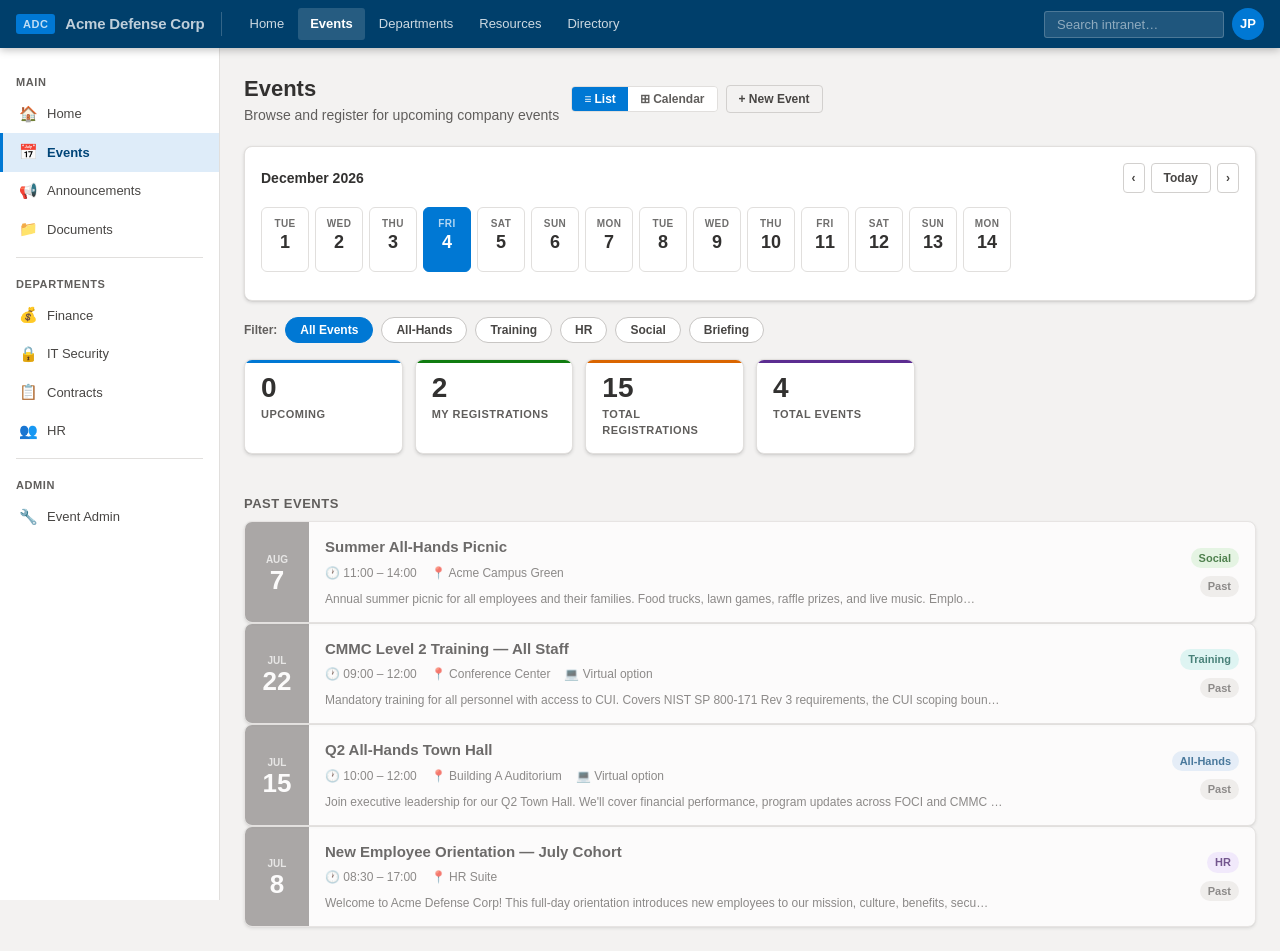
<file: events/index.html>
<!DOCTYPE html>
<html lang="en">
<head>
  <meta charset="UTF-8" />
  <meta name="viewport" content="width=device-width, initial-scale=1.0" />
  <title>Events — ADC Intranet</title>
  <link rel="stylesheet" href="../assets/css/main.css" />
  <style>
    .calendar-strip {
      display: flex; gap: 6px; overflow-x: auto;
      padding: 4px 0 12px; scrollbar-width: thin;
    }
    .cal-day {
      display: flex; flex-direction: column; align-items: center;
      min-width: 48px; padding: 8px 6px; border-radius: var(--radius-md);
      cursor: pointer; border: 1.5px solid var(--border); background: white;
      transition: all .12s;
    }
    .cal-day:hover { border-color: var(--blue); background: var(--blue-light); }
    .cal-day.active { background: var(--blue); border-color: var(--blue); color: white; }
    .cal-day.has-event { border-color: var(--blue-light); background: var(--blue-light); }
    .cal-day.active.has-event { background: var(--blue); }
    .cal-day .cd-dow { font-size: 10px; font-weight: 700; text-transform: uppercase; letter-spacing: .4px; opacity: .7; }
    .cal-day .cd-date { font-size: 18px; font-weight: 700; line-height: 1.1; margin: 2px 0; }
    .cal-day .cd-dot { width: 5px; height: 5px; border-radius: 50%; background: var(--blue); margin-top: 3px; }
    .cal-day.active .cd-dot { background: white; }
    .event-list { display: flex; flex-direction: column; gap: 12px; }
    .view-toggle { display: flex; border: 1px solid var(--border); border-radius: var(--radius); overflow: hidden; }
    .view-btn {
      padding: 5px 12px; font-size: 12px; font-weight: 600; border: none;
      background: white; color: var(--text-muted); cursor: pointer; transition: all .12s;
    }
    .view-btn.active { background: var(--blue); color: white; }
    .event-row {
      background: white; border: 1px solid var(--border); border-radius: var(--radius-lg);
      display: grid; grid-template-columns: 64px 1fr auto;
      overflow: hidden; box-shadow: var(--shadow);
      transition: box-shadow .15s; cursor: pointer;
    }
    .event-row:hover { box-shadow: var(--shadow-md); }
    .event-row .er-side {
      background: var(--blue-dark); color: white;
      display: flex; flex-direction: column; align-items: center;
      justify-content: center; padding: 12px 8px; text-align: center;
    }
    .event-row .er-month { font-size: 10px; font-weight: 700; text-transform: uppercase; opacity: .75; }
    .event-row .er-day { font-size: 26px; font-weight: 800; line-height: 1; }
    .event-row .er-body { padding: 14px 16px; }
    .event-row .er-title { font-size: 15px; font-weight: 600; margin-bottom: 5px; }
    .event-row .er-meta { font-size: 12px; color: var(--text-muted); display: flex; gap: 14px; flex-wrap: wrap; margin-bottom: 8px; }
    .event-row .er-desc { font-size: 12px; color: var(--text-muted); line-height: 1.5; }
    .event-row .er-actions { padding: 14px 16px; display: flex; flex-direction: column; justify-content: center; align-items: flex-end; gap: 8px; min-width: 140px; }
    .month-label { font-size: 13px; font-weight: 700; color: var(--text-muted); padding: 16px 0 8px; text-transform: uppercase; letter-spacing: .5px; }
    .capacity-bar { margin-top: 6px; }
    .capacity-bar .cap-text { font-size: 11px; color: var(--text-muted); margin-bottom: 3px; }
  </style>
</head>
<body>

<!-- TOP NAV -->
<nav class="site-nav">
  <a class="nav-logo" href="../index.html">
    <span class="nav-logo-badge">ADC</span>
    <span>Acme Defense Corp</span>
  </a>
  <div class="nav-divider"></div>
  <div class="nav-links">
    <a class="nav-link" href="../index.html">Home</a>
    <a class="nav-link active" href="index.html">Events</a>
    <a class="nav-link" href="#" onclick="return false">Departments</a>
    <a class="nav-link" href="#" onclick="return false">Resources</a>
    <a class="nav-link" href="#" onclick="return false">Directory</a>
  </div>
  <div class="nav-right">
    <input class="nav-search" type="search" placeholder="Search intranet…" />
    <div class="nav-avatar" title="Jennifer Park">JP</div>
  </div>
</nav>

<div class="page-layout">

  <!-- LEFT NAV -->
  <nav class="left-nav">
    <div class="left-nav-section">
      <div class="left-nav-label">Main</div>
      <a class="left-nav-item" href="../index.html"><span class="nav-icon">🏠</span> Home</a>
      <a class="left-nav-item active" href="index.html"><span class="nav-icon">📅</span> Events</a>
      <a class="left-nav-item" href="#" onclick="return false"><span class="nav-icon">📢</span> Announcements</a>
      <a class="left-nav-item" href="#" onclick="return false"><span class="nav-icon">📁</span> Documents</a>
    </div>
    <div class="left-nav-sep"></div>
    <div class="left-nav-section">
      <div class="left-nav-label">Departments</div>
      <a class="left-nav-item" href="../finance/index.html"><span class="nav-icon">💰</span> Finance</a>
      <a class="left-nav-item" href="#" onclick="return false"><span class="nav-icon">🔒</span> IT Security</a>
      <a class="left-nav-item" href="#" onclick="return false"><span class="nav-icon">📋</span> Contracts</a>
      <a class="left-nav-item" href="#" onclick="return false"><span class="nav-icon">👥</span> HR</a>
    </div>
    <div class="left-nav-sep"></div>
    <div class="left-nav-section">
      <div class="left-nav-label">Admin</div>
      <a class="left-nav-item" href="../admin/index.html"><span class="nav-icon">🔧</span> Event Admin</a>
    </div>
  </nav>

  <!-- MAIN -->
  <main class="main-content">

    <div class="page-header-row">
      <div>
        <h1 style="font-size:22px;font-weight:600">Events</h1>
        <p style="font-size:14px;color:var(--text-muted)">Browse and register for upcoming company events</p>
      </div>
      <div style="display:flex;gap:8px;align-items:center">
        <div class="view-toggle">
          <button class="view-btn active" id="btn-list" onclick="setView('list',this)">≡ List</button>
          <button class="view-btn" id="btn-calendar" onclick="setView('calendar',this)">⊞ Calendar</button>
        </div>
        <a href="../admin/index.html" class="btn btn-ghost btn-sm">+ New Event</a>
      </div>
    </div>

    <!-- Calendar strip -->
    <div class="card" style="padding:16px;margin-bottom:16px">
      <div style="display:flex;justify-content:space-between;align-items:center;margin-bottom:10px">
        <span style="font-size:14px;font-weight:600" id="cal-month-label"></span>
        <div style="display:flex;gap:6px">
          <button class="btn btn-ghost btn-sm btn-icon" onclick="shiftCalendar(-7)">‹</button>
          <button class="btn btn-ghost btn-sm" onclick="jumpToday()">Today</button>
          <button class="btn btn-ghost btn-sm btn-icon" onclick="shiftCalendar(7)">›</button>
        </div>
      </div>
      <div class="calendar-strip" id="cal-strip"></div>
    </div>

    <!-- Filters -->
    <div class="filter-bar" id="filter-bar">
      <span style="font-size:12px;font-weight:700;color:var(--text-muted)">Filter:</span>
      <button class="filter-chip active" data-cat="all" onclick="filterEvents('all',this)">All Events</button>
      <button class="filter-chip" data-cat="All-Hands"  onclick="filterEvents('All-Hands',this)">All-Hands</button>
      <button class="filter-chip" data-cat="Training"   onclick="filterEvents('Training',this)">Training</button>
      <button class="filter-chip" data-cat="HR"         onclick="filterEvents('HR',this)">HR</button>
      <button class="filter-chip" data-cat="Social"     onclick="filterEvents('Social',this)">Social</button>
      <button class="filter-chip" data-cat="Briefing"   onclick="filterEvents('Briefing',this)">Briefing</button>
    </div>

    <!-- Stats row -->
    <div class="tiles-row" id="event-stats" style="margin-bottom:20px"></div>

    <!-- Event list -->
    <div id="event-list"></div>

  </main>
</div>

<div id="toast"></div>

<script src="../assets/js/data.js"></script>
<script>
let currentCat = 'all';
let calOffset = 0;

// ── Calendar strip ──────────────────────────────────────────
function buildCalStrip() {
  const events = DB.getEvents().filter(e => e.published);
  const eventDates = new Set(events.map(e => e.date));
  const today = new Date();
  const base  = new Date(today);
  base.setDate(base.getDate() + calOffset);

  const strip = document.getElementById('cal-strip');
  const label = document.getElementById('cal-month-label');

  // Show 14 days starting from base
  let days = '';
  const firstDay = new Date(base);
  firstDay.setDate(firstDay.getDate() - 3); // center today

  for (let i = 0; i < 14; i++) {
    const d = new Date(firstDay);
    d.setDate(firstDay.getDate() + i);
    const iso = d.toISOString().slice(0, 10);
    const isToday = iso === today.toISOString().slice(0, 10);
    const hasEv = eventDates.has(iso);
    days += `<div class="cal-day ${isToday ? 'active' : ''} ${hasEv && !isToday ? 'has-event' : ''}"
      onclick="jumpToDate('${iso}')">
      <div class="cd-dow">${d.toLocaleDateString('en-US',{weekday:'short'}).replace('.','')}</div>
      <div class="cd-date">${d.getDate()}</div>
      ${hasEv ? '<div class="cd-dot"></div>' : '<div style="height:8px"></div>'}
    </div>`;
  }

  strip.innerHTML = days;
  label.textContent = base.toLocaleDateString('en-US', { month:'long', year:'numeric' });
}

function shiftCalendar(days) { calOffset += days; buildCalStrip(); }
function jumpToday() { calOffset = 0; buildCalStrip(); }
function jumpToDate(iso) {
  const el = document.getElementById('event-' + iso);
  if (el) el.scrollIntoView({ behavior: 'smooth', block: 'start' });
}

// ── Stats ───────────────────────────────────────────────────
function buildStats() {
  const events = DB.getEvents().filter(e => e.published);
  const today  = new Date().toISOString().slice(0, 10);
  const upcoming = events.filter(e => e.date >= today);
  const allRegs  = DB.getRegistrations();
  const myRegs   = allRegs.filter(r => r.email === 'jpark@acme-defense.com');

  document.getElementById('event-stats').innerHTML = `
    <div class="stat-tile"><div class="st-val">${upcoming.length}</div><div class="st-lbl">Upcoming</div></div>
    <div class="stat-tile green"><div class="st-val">${myRegs.length}</div><div class="st-lbl">My Registrations</div></div>
    <div class="stat-tile amber"><div class="st-val">${allRegs.length}</div><div class="st-lbl">Total Registrations</div></div>
    <div class="stat-tile purple"><div class="st-val">${events.length}</div><div class="st-lbl">Total Events</div></div>
  `;
}

// ── Event list ───────────────────────────────────────────────
function renderEvents() {
  const today  = new Date().toISOString().slice(0, 10);
  let events   = DB.getEvents().filter(e => e.published);
  if (currentCat !== 'all') events = events.filter(e => e.category === currentCat);
  events.sort((a, b) => a.date.localeCompare(b.date));

  const upcoming = events.filter(e => e.date >= today);
  const past     = events.filter(e => e.date < today);

  let html = '';

  if (upcoming.length) {
    html += `<div class="month-label" id="event-upcoming">Upcoming</div>`;
    let lastMonth = '';
    upcoming.forEach(ev => {
      const d = new Date(ev.date + 'T12:00:00');
      const mo = d.toLocaleDateString('en-US', { month:'long', year:'numeric' });
      if (mo !== lastMonth) {
        html += `<div class="month-label" id="event-${ev.date}" style="font-size:12px;padding-top:10px">${mo}</div>`;
        lastMonth = mo;
      }
      html += eventRowHTML(ev);
    });
  }

  if (past.length) {
    html += `<div class="month-label" style="margin-top:24px">Past Events</div>`;
    past.slice().reverse().forEach(ev => { html += eventRowHTML(ev, true); });
  }

  if (!html) {
    html = `<div style="text-align:center;padding:40px;color:var(--text-muted)">
      <div style="font-size:40px;margin-bottom:12px">📅</div>
      <p>No events match this filter.</p>
    </div>`;
  }

  document.getElementById('event-list').innerHTML = html;
}

function eventRowHTML(ev, past) {
  const d = new Date(ev.date + 'T12:00:00');
  const regs = DB.getRegistrationsForEvent(ev.id);
  const cap  = ev.capacity || 999;
  const pct  = Math.min(100, (regs.length / cap * 100));
  const spotsLeft = cap - regs.length;
  const myReg = regs.find(r => r.email === 'jpark@acme-defense.com');

  const catColors = {
    'All-Hands': 'badge-blue', 'Training': 'badge-teal', 'HR': 'badge-purple',
    'Social': 'badge-green', 'Briefing': 'badge-amber'
  };

  return `
  <div class="event-row" onclick="window.location='detail.html?id=${escH(ev.id)}'"
       style="${past ? 'opacity:.7' : ''}">
    <div class="er-side" style="${past ? 'background:var(--gray-400)' : ''}">
      <div class="er-month">${d.toLocaleDateString('en-US',{month:'short'})}</div>
      <div class="er-day">${d.getDate()}</div>
    </div>
    <div class="er-body">
      <div class="er-title">${escH(ev.title)}</div>
      <div class="er-meta">
        <span>🕐 ${escH(ev.startTime)} – ${escH(ev.endTime)}</span>
        <span>📍 ${escH((ev.location||'').split('·')[0].trim())}</span>
        ${ev.virtualLink ? `<span>💻 Virtual option</span>` : ''}
      </div>
      <div class="er-desc">${escH(ev.description.slice(0, 120))}…</div>
      ${!past && cap < 999 ? `
        <div class="capacity-bar">
          <div class="cap-text">${regs.length} / ${cap} registered ${spotsLeft <= 0 ? '— <strong style="color:var(--red)">FULL</strong>' : `· ${spotsLeft} spots remaining`}</div>
          <div class="progress-wrap"><div class="progress-fill ${pct>90?'red':pct>70?'amber':''}" style="width:${pct}%"></div></div>
        </div>` : ''}
    </div>
    <div class="er-actions" onclick="event.stopPropagation()">
      <span class="badge ${catColors[ev.category] || 'badge-gray'}">${escH(ev.category)}</span>
      ${past
        ? `<span class="badge badge-gray">Past</span>`
        : myReg
          ? `<span class="badge badge-green">✓ Registered</span>
             <a href="detail.html?id=${escH(ev.id)}" class="btn btn-ghost btn-sm">View</a>`
          : spotsLeft <= 0
            ? `<span class="badge badge-red">Full</span>`
            : `<a href="detail.html?id=${escH(ev.id)}" class="btn btn-primary btn-sm">Register</a>`}
    </div>
  </div>`;
}

function filterEvents(cat, btn) {
  currentCat = cat;
  document.querySelectorAll('.filter-chip').forEach(b => b.classList.remove('active'));
  btn.classList.add('active');
  renderEvents();
}

function setView(v, btn) {
  document.querySelectorAll('.view-btn').forEach(b => b.classList.remove('active'));
  btn.classList.add('active');
  // In a full build both views are swapped; for demo, list view is shown
}

// Init
buildCalStrip();
buildStats();
renderEvents();
</script>
</body>
</html>
</file>
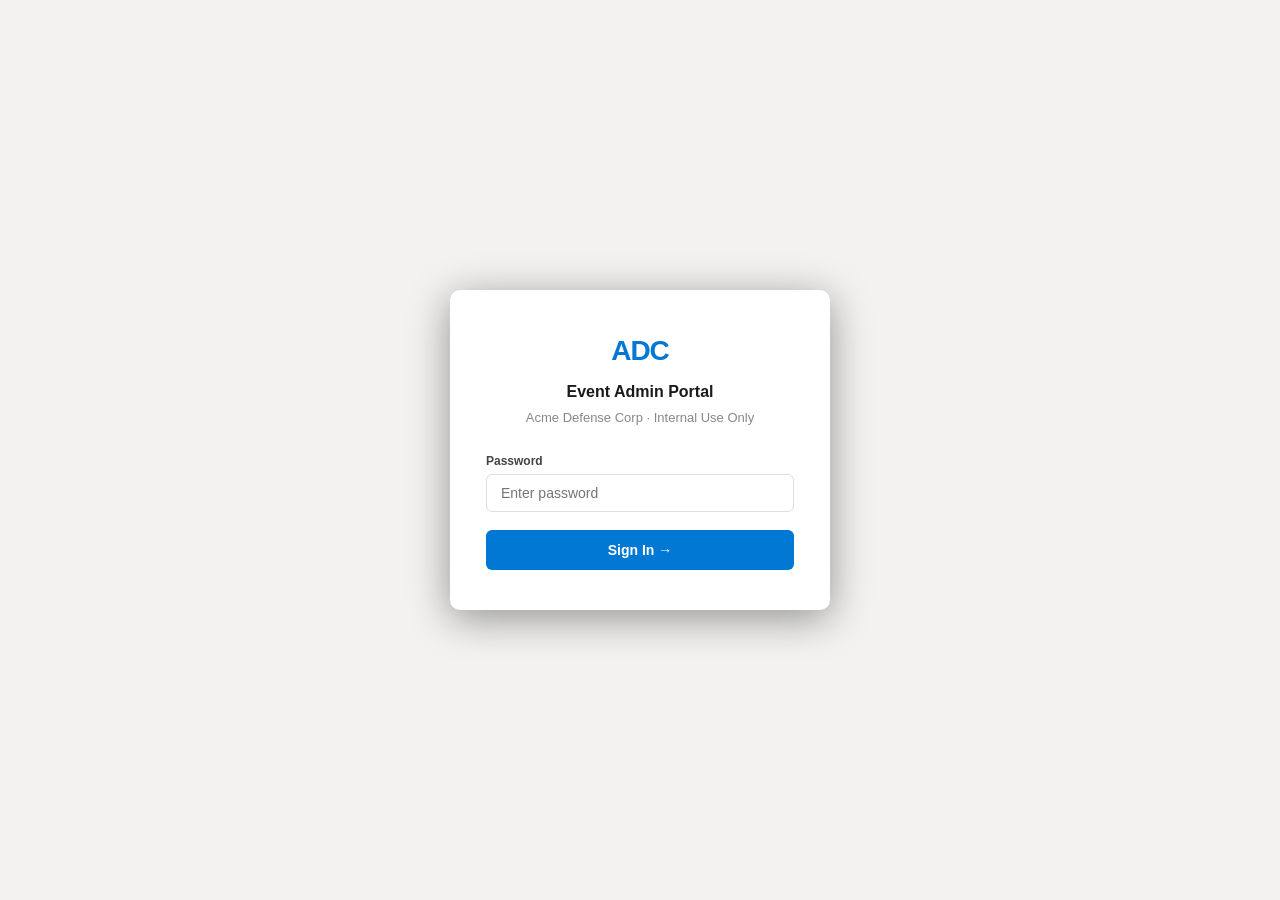
<file: finance/index.html>
<!DOCTYPE html>
<html lang="en">
<head>
  <meta charset="UTF-8" />
  <meta name="viewport" content="width=device-width, initial-scale=1.0" />
  <title>Finance — ADC Events</title>
  <link rel="stylesheet" href="../assets/css/main.css" />
  <style>
    /* Donut chart */
    .donut-wrap { position:relative; width:200px; height:200px; flex-shrink:0; }
    .donut-center { position:absolute; inset:0; display:flex; flex-direction:column; align-items:center; justify-content:center; pointer-events:none; }
    .donut-center .dc-val { font-size:26px; font-weight:800; color:var(--navy); }
    .donut-center .dc-lbl { font-size:11px; color:var(--text-muted); text-transform:uppercase; font-weight:700; }

    /* Category legend */
    .cat-legend { display:flex; flex-direction:column; gap:10px; flex:1; min-width:0; }
    .cat-row { display:flex; align-items:center; gap:10px; }
    .cat-swatch { width:12px; height:12px; border-radius:3px; flex-shrink:0; }
    .cat-name { flex:1; font-size:13px; font-weight:600; min-width:0; }
    .cat-amt { font-size:13px; font-weight:700; white-space:nowrap; }
    .cat-pct { font-size:11px; color:var(--text-muted); min-width:36px; text-align:right; }

    /* Budget progress bar */
    .budget-bar-wrap { background:var(--gray-10); border-radius:100px; height:10px; overflow:hidden; }
    .budget-bar-fill { height:100%; border-radius:100px; transition:width .6s ease; }

    /* Status badges */
    .status-paid   { background:#d1fae5; color:#065f46; }
    .status-committed { background:#dbeafe; color:#1e40af; }
    .status-projected { background:#fef9c3; color:#78350f; }
    .status-open   { background:#f3f4f6; color:#374151; }

    .fin-nav-pills { display:flex; gap:8px; margin-bottom:20px; }
    .fin-pill { padding:6px 16px; border-radius:100px; font-size:13px; font-weight:600; cursor:pointer; border:1px solid var(--gray-50); background:white; color:var(--text-mid); transition:all .15s; }
    .fin-pill.active { background:var(--blue); color:white; border-color:var(--blue); }
    .fin-panel { display:none; }
    .fin-panel.active { display:block; }
  </style>
</head>
<body>

<script>
  // Auth check — Finance is part of admin, no separate gate
  if (sessionStorage.getItem('adc_admin_auth') !== '1') {
    window.location.href = '../admin/index.html';
  }
</script>

<!-- Top nav -->
<nav class="site-nav">
  <a class="nav-logo" href="../index.html">
    <span class="nav-logo-badge">ADC</span>
    <span>Finance Portal</span>
  </a>
  <div class="nav-divider"></div>
  <div class="nav-links">
    <a class="nav-link" href="../admin/index.html">← Admin</a>
    <a class="nav-link" href="../index.html">Intranet</a>
    <a class="nav-link" href="../events/index.html">Events</a>
  </div>
  <div class="nav-right">
    <div class="nav-avatar" title="Jennifer Park">JP</div>
    <button onclick="sessionStorage.removeItem('adc_admin_auth'); window.location.href='../admin/index.html'"
      style="background:rgba(255,255,255,.12);color:white;border:1px solid rgba(255,255,255,.2);padding:4px 12px;border-radius:3px;font-size:12px;font-weight:600;cursor:pointer">
      Sign out
    </button>
  </div>
</nav>

<div style="max-width:1200px;margin:0 auto;padding:28px 20px">

  <div style="display:flex;align-items:flex-start;justify-content:space-between;margin-bottom:20px;flex-wrap:wrap;gap:12px">
    <div>
      <h1 style="font-size:22px;font-weight:800;margin-bottom:4px">Events &amp; Communications Finance</h1>
      <div style="font-size:13px;color:var(--text-muted)">Fiscal Year 2026 · Budget tracking and spend analysis</div>
    </div>
    <div style="display:flex;gap:8px">
      <button class="btn btn-ghost btn-sm" onclick="exportFinanceCSV()">↓ Export CSV</button>
      <button class="btn btn-ghost btn-sm" onclick="showToast('Finance report PDF generation coming soon.')">↓ PDF Report</button>
    </div>
  </div>

  <!-- Summary tiles -->
  <div class="tiles-row" id="fin-tiles" style="margin-bottom:20px"></div>

  <!-- Annual budget bar -->
  <div class="card" style="margin-bottom:20px" id="annual-bar-card"></div>

  <!-- Nav pills -->
  <div class="fin-nav-pills">
    <button class="fin-pill active" onclick="switchFinPanel('overview',this)">Overview</button>
    <button class="fin-pill" onclick="switchFinPanel('by-event',this)">By Event</button>
    <button class="fin-pill" onclick="switchFinPanel('line-items',this)">Line Items</button>
    <button class="fin-pill" onclick="switchFinPanel('categories',this)">Categories</button>
  </div>

  <!-- OVERVIEW -->
  <div class="fin-panel active" id="fin-overview">
    <div style="display:flex;gap:20px;flex-wrap:wrap">
      <div class="card" style="flex:1;min-width:280px">
        <div style="font-size:14px;font-weight:700;margin-bottom:16px">Spend by Category</div>
        <div style="display:flex;align-items:center;gap:24px;flex-wrap:wrap">
          <div class="donut-wrap">
            <canvas id="donut-canvas" width="200" height="200"></canvas>
            <div class="donut-center">
              <div class="dc-val" id="donut-total"></div>
              <div class="dc-lbl">YTD Spent</div>
            </div>
          </div>
          <div class="cat-legend" id="cat-legend"></div>
        </div>
      </div>
      <div style="flex:1;min-width:280px;display:flex;flex-direction:column;gap:12px" id="ov-right-cards"></div>
    </div>
  </div>

  <!-- BY EVENT -->
  <div class="fin-panel" id="fin-by-event">
    <div class="table-wrap">
      <table class="data-table">
        <thead>
          <tr>
            <th>Event</th>
            <th>Date</th>
            <th>Budget</th>
            <th>Actual Spend</th>
            <th>Variance</th>
            <th>Utilization</th>
            <th>Status</th>
          </tr>
        </thead>
        <tbody id="event-fin-tbody"></tbody>
      </table>
    </div>
  </div>

  <!-- LINE ITEMS -->
  <div class="fin-panel" id="fin-line-items">
    <div style="display:flex;gap:10px;margin-bottom:14px;flex-wrap:wrap">
      <select class="form-control" id="li-status-filter" onchange="renderLineItems()" style="font-size:13px;max-width:180px">
        <option value="all">All Statuses</option>
        <option value="paid">Paid</option>
        <option value="committed">Committed</option>
        <option value="projected">Projected</option>
        <option value="open">Open / TBD</option>
      </select>
      <select class="form-control" id="li-cat-filter" onchange="renderLineItems()" style="font-size:13px;max-width:220px">
        <option value="all">All Categories</option>
      </select>
      <input class="form-control" id="li-search" placeholder="Search vendor or description…" oninput="renderLineItems()" style="font-size:13px;max-width:260px" />
    </div>
    <div class="table-wrap">
      <table class="data-table">
        <thead>
          <tr><th>Date</th><th>Vendor</th><th>Description</th><th>Category</th><th>Amount</th><th>Status</th></tr>
        </thead>
        <tbody id="li-tbody"></tbody>
      </table>
    </div>
    <div style="margin-top:12px;font-size:12px;color:var(--text-muted)">
      Total shown: <span id="li-total">—</span>
    </div>
  </div>

  <!-- CATEGORIES -->
  <div class="fin-panel" id="fin-categories">
    <div id="cat-detail-grid"></div>
  </div>

</div>

<div id="toast"></div>

<script src="../assets/js/data.js"></script>
<script>
// ── CONSTANTS ─────────────────────────────────────────────────
const CAT_COLORS = {
  'Events & Conferences':   '#0078d4',
  'Training & Development': '#008272',
  'Communications & Media': '#5c2d91',
  'Technology & Platforms': '#da6500',
  'Recognition & Social':   '#107c10',
  'Travel & Hospitality':   '#a4262c',
};

// ── INIT ───────────────────────────────────────────────────────
document.addEventListener('DOMContentLoaded', () => {
  const b = DB.getBudget();
  if (!b) { document.body.innerHTML += '<div style="text-align:center;padding:60px;color:var(--text-muted)">Budget data unavailable.</div>'; return; }
  renderTiles(b);
  renderAnnualBar(b);
  renderOverview(b);
  populateLiCatFilter(b);
  renderLineItems();
  renderByEvent();
  renderCategoryDetail(b);
});

// ── TILES ─────────────────────────────────────────────────────
function renderTiles(b) {
  const items     = b.lineItems || [];
  const paid      = items.filter(i=>i.status==='paid').reduce((s,i)=>s+i.amountCents,0);
  const committed = items.filter(i=>i.status==='committed').reduce((s,i)=>s+i.amountCents,0);
  const projected = items.filter(i=>i.status==='projected').reduce((s,i)=>s+i.amountCents,0);
  const annual    = b.annualBudgetCents;
  const spent     = paid + committed + projected;

  document.getElementById('fin-tiles').innerHTML = `
    <div class="stat-tile">
      <div class="st-val">${fmtMoney(annual)}</div>
      <div class="st-lbl">Annual Budget</div>
      <div class="st-sub">FY${b.fy}</div>
    </div>
    <div class="stat-tile green">
      <div class="st-val">${fmtMoney(paid)}</div>
      <div class="st-lbl">Paid</div>
      <div class="st-sub">${(paid/annual*100).toFixed(1)}% of budget</div>
    </div>
    <div class="stat-tile blue">
      <div class="st-val">${fmtMoney(committed)}</div>
      <div class="st-lbl">Committed</div>
      <div class="st-sub">Contracted, not yet paid</div>
    </div>
    <div class="stat-tile amber">
      <div class="st-val">${fmtMoney(annual - spent)}</div>
      <div class="st-lbl">Remaining</div>
      <div class="st-sub">${((annual-spent)/annual*100).toFixed(1)}% available</div>
    </div>
  `;
}

// ── ANNUAL BAR ─────────────────────────────────────────────────
function renderAnnualBar(b) {
  const items     = b.lineItems || [];
  const paid      = items.filter(i=>i.status==='paid').reduce((s,i)=>s+i.amountCents,0);
  const committed = items.filter(i=>i.status==='committed').reduce((s,i)=>s+i.amountCents,0);
  const projected = items.filter(i=>i.status==='projected').reduce((s,i)=>s+i.amountCents,0);
  const annual    = b.annualBudgetCents;
  const paidPct      = (paid/annual*100).toFixed(1);
  const committedPct = (committed/annual*100).toFixed(1);
  const projectedPct = (projected/annual*100).toFixed(1);

  document.getElementById('annual-bar-card').innerHTML = `
    <div style="display:flex;justify-content:space-between;align-items:center;margin-bottom:10px">
      <div style="font-size:14px;font-weight:700">Annual Budget Utilization — FY${b.fy}</div>
      <div style="font-size:13px;font-weight:600;color:var(--text-muted)">${fmtMoney(paid+committed+projected)} / ${fmtMoney(annual)}</div>
    </div>
    <div style="height:18px;border-radius:100px;overflow:hidden;display:flex;background:var(--gray-10)">
      <div style="width:${paidPct}%;background:#107c41;transition:width .6s"></div>
      <div style="width:${committedPct}%;background:#0078d4;transition:width .6s"></div>
      <div style="width:${projectedPct}%;background:#e17a00;transition:width .6s"></div>
    </div>
    <div style="display:flex;gap:20px;margin-top:8px;flex-wrap:wrap">
      <div style="display:flex;align-items:center;gap:6px;font-size:12px"><div style="width:10px;height:10px;border-radius:2px;background:#107c41"></div>Paid <strong>${paidPct}%</strong></div>
      <div style="display:flex;align-items:center;gap:6px;font-size:12px"><div style="width:10px;height:10px;border-radius:2px;background:#0078d4"></div>Committed <strong>${committedPct}%</strong></div>
      <div style="display:flex;align-items:center;gap:6px;font-size:12px"><div style="width:10px;height:10px;border-radius:2px;background:#e17a00"></div>Projected <strong>${projectedPct}%</strong></div>
      <div style="display:flex;align-items:center;gap:6px;font-size:12px"><div style="width:10px;height:10px;border-radius:2px;background:var(--gray-10)"></div>Unallocated <strong>${(100-parseFloat(paidPct)-parseFloat(committedPct)-parseFloat(projectedPct)).toFixed(1)}%</strong></div>
    </div>`;
}

// ── OVERVIEW ───────────────────────────────────────────────────
function renderOverview(b) {
  const items = b.lineItems || [];

  // Category totals
  const catTotals = {};
  (b.categories || []).forEach(c => { catTotals[c.name] = 0; });
  items.forEach(i => {
    if (i.category) catTotals[i.category] = (catTotals[i.category] || 0) + i.amountCents;
  });

  const cats = Object.entries(catTotals).sort((a,b) => b[1]-a[1]);
  const totalSpent = cats.reduce((s,[,v]) => s + v, 0);
  document.getElementById('donut-total').textContent = fmtMoney(totalSpent);

  // Draw donut
  drawDonut(cats, totalSpent);

  // Legend
  document.getElementById('cat-legend').innerHTML = cats.map(([name, amt]) => `
    <div class="cat-row">
      <div class="cat-swatch" style="background:${CAT_COLORS[name]||'#666'}"></div>
      <div class="cat-name">${escH(name)}</div>
      <div class="cat-amt">${fmtMoney(amt)}</div>
      <div class="cat-pct">${totalSpent>0?(amt/totalSpent*100).toFixed(0):0}%</div>
    </div>`).join('');

  // Right cards
  const upcoming = DB.getEvents().filter(e => e.published && e.date >= new Date().toISOString().slice(0,10));
  const evBudget = upcoming.reduce((s,e) => s + (e.budgetCents||0), 0);
  const evActual = upcoming.reduce((s,e) => s + (e.actualCents||0), 0);
  document.getElementById('ov-right-cards').innerHTML = `
    <div class="card">
      <div style="font-size:13px;font-weight:700;margin-bottom:10px">Upcoming Events</div>
      <div style="font-size:28px;font-weight:800;color:var(--blue)">${upcoming.length}</div>
      <div style="font-size:12px;color:var(--text-muted);margin-bottom:10px">events scheduled</div>
      <div style="display:flex;justify-content:space-between;font-size:12px;margin-bottom:3px">
        <span>Allocated budget</span><strong>${fmtMoney(evBudget)}</strong>
      </div>
      <div style="display:flex;justify-content:space-between;font-size:12px">
        <span>Committed</span><strong>${fmtMoney(evActual)}</strong>
      </div>
    </div>
    <div class="card">
      <div style="font-size:13px;font-weight:700;margin-bottom:10px">Top Vendor — Consultant Fees</div>
      <div style="font-size:13px;color:var(--text-mid);margin-bottom:4px">Fulcrum Advisory</div>
      <div style="font-size:22px;font-weight:800;color:var(--navy)">$8,500</div>
      <div style="font-size:12px;color:var(--text-muted);margin-top:2px">CMMC Assessment Prep</div>
      <span class="badge status-committed" style="margin-top:8px;display:inline-block">Committed</span>
    </div>
    <div class="card">
      <div style="font-size:13px;font-weight:700;margin-bottom:10px">Next Approval Needed</div>
      <div style="font-size:13px;color:var(--text-mid)">Summer All-Hands Picnic</div>
      <div style="font-size:22px;font-weight:800;color:var(--amber)">$7,500</div>
      <div style="font-size:12px;color:var(--text-muted);margin-top:2px">Budget allocated · pending PO</div>
    </div>`;
}

// ── DONUT CHART ────────────────────────────────────────────────
function drawDonut(cats, total) {
  const canvas = document.getElementById('donut-canvas');
  if (!canvas) return;
  const ctx = canvas.getContext('2d');
  const cx = 100, cy = 100, r = 80, inner = 52;
  ctx.clearRect(0, 0, 200, 200);
  if (total === 0) {
    ctx.beginPath(); ctx.arc(cx, cy, r, 0, Math.PI*2);
    ctx.strokeStyle = '#e5e7eb'; ctx.lineWidth = r - inner; ctx.stroke();
    return;
  }
  let start = -Math.PI/2;
  cats.forEach(([name, amt]) => {
    const sweep = (amt / total) * Math.PI * 2;
    ctx.beginPath();
    ctx.arc(cx, cy, (r + inner)/2, start, start + sweep);
    ctx.strokeStyle = CAT_COLORS[name] || '#999';
    ctx.lineWidth = r - inner;
    ctx.stroke();
    start += sweep;
  });
}

// ── BY EVENT ──────────────────────────────────────────────────
function renderByEvent() {
  const events  = DB.getEvents();
  const items   = (DB.getBudget()?.lineItems || []);
  const tbody   = document.getElementById('event-fin-tbody');

  tbody.innerHTML = events.map(ev => {
    // Sum line items tagged to this event
    const evItems = items.filter(i => i.eventId === ev.id || i.description?.toLowerCase().includes(ev.title.toLowerCase().slice(0,12)));
    const itemTotal = evItems.reduce((s,i) => s+i.amountCents, 0);
    const budget  = ev.budgetCents || 0;
    const actual  = itemTotal || ev.actualCents || 0;
    const variance = budget - actual;
    const pct  = budget > 0 ? (actual/budget*100).toFixed(0) : '—';
    const isPast = ev.date < new Date().toISOString().slice(0,10);

    return `<tr>
      <td>
        <a href="../events/detail.html?id=${escH(ev.id)}" style="font-weight:600;font-size:13px;color:var(--blue)">${escH(ev.title)}</a>
        <div style="font-size:11px;color:var(--text-muted)">${escH(ev.category)}</div>
      </td>
      <td style="font-size:12px;white-space:nowrap">${fmtDateShort(ev.date)}</td>
      <td style="font-weight:600">${budget ? fmtMoney(budget) : '—'}</td>
      <td style="font-weight:600;color:${actual > budget && budget > 0 ? 'var(--red)' : 'inherit'}">${actual ? fmtMoney(actual) : '—'}</td>
      <td>
        ${budget > 0
          ? `<span style="font-weight:600;color:${variance >= 0 ? 'var(--green)' : 'var(--red)'}">${variance >= 0 ? '+' : ''}${fmtMoney(variance)}</span>`
          : '—'}
      </td>
      <td>
        ${budget > 0 && pct !== '—'
          ? `<div style="display:flex;align-items:center;gap:8px">
              <div class="budget-bar-wrap" style="width:80px"><div class="budget-bar-fill" style="width:${Math.min(100,pct)}%;background:${pct > 100 ? 'var(--red)' : pct > 80 ? 'var(--amber)' : 'var(--blue)'}"></div></div>
              <span style="font-size:12px">${pct}%</span>
            </div>` : '—'}
      </td>
      <td>
        <span class="badge ${isPast ? 'badge-gray' : ev.published ? 'badge-green' : 'badge-amber'}">
          ${isPast ? 'Past' : ev.published ? 'Active' : 'Draft'}
        </span>
      </td>
    </tr>`;
  }).join('') || `<tr><td colspan="7" style="text-align:center;color:var(--text-muted);padding:24px">No events.</td></tr>`;
}

// ── LINE ITEMS ─────────────────────────────────────────────────
function populateLiCatFilter(b) {
  const sel = document.getElementById('li-cat-filter');
  (b.categories || []).forEach(c => {
    const o = document.createElement('option');
    o.value = c.name; o.textContent = c.name;
    sel.appendChild(o);
  });
}

function renderLineItems() {
  const b        = DB.getBudget();
  const items    = (b?.lineItems || []).slice().sort((a,b) => (b.date||'').localeCompare(a.date||''));
  const statusF  = document.getElementById('li-status-filter')?.value || 'all';
  const catF     = document.getElementById('li-cat-filter')?.value || 'all';
  const search   = (document.getElementById('li-search')?.value || '').toLowerCase();

  const filtered = items.filter(i => {
    if (statusF !== 'all' && i.status !== statusF) return false;
    if (catF    !== 'all' && i.category !== catF)   return false;
    if (search && !(`${i.vendor} ${i.description}`).toLowerCase().includes(search)) return false;
    return true;
  });

  const totalCents = filtered.reduce((s,i) => s+i.amountCents, 0);
  document.getElementById('li-total').textContent = `${filtered.length} items · ${fmtMoney(totalCents)}`;

  document.getElementById('li-tbody').innerHTML = filtered.map(i => `
    <tr>
      <td style="font-size:12px;white-space:nowrap;color:var(--text-muted)">${i.date ? fmtDateShort(i.date) : '—'}</td>
      <td style="font-weight:600">${escH(i.vendor||'—')}</td>
      <td style="font-size:13px;color:var(--text-mid)">${escH(i.description||'')}</td>
      <td>
        <div style="display:flex;align-items:center;gap:5px">
          <div style="width:8px;height:8px;border-radius:2px;background:${CAT_COLORS[i.category]||'#999'}"></div>
          <span style="font-size:12px">${escH(i.category||'—')}</span>
        </div>
      </td>
      <td style="font-weight:700">${fmtMoney(i.amountCents)}</td>
      <td><span class="badge status-${escH(i.status||'open')}">${i.status ? i.status.charAt(0).toUpperCase()+i.status.slice(1) : 'Open'}</span></td>
    </tr>`).join('') || `<tr><td colspan="6" style="text-align:center;color:var(--text-muted);padding:24px">No line items match your filters.</td></tr>`;
}

// ── CATEGORIES ────────────────────────────────────────────────
function renderCategoryDetail(b) {
  const items = b.lineItems || [];
  const grid  = document.getElementById('cat-detail-grid');
  grid.style.cssText = 'display:grid;grid-template-columns:repeat(auto-fill,minmax(320px,1fr));gap:16px';

  grid.innerHTML = (b.categories || []).map(cat => {
    const catItems  = items.filter(i => i.category === cat.name);
    const spent     = catItems.reduce((s,i) => s+i.amountCents, 0);
    const allocated = cat.allocatedCents;
    const pct       = allocated > 0 ? (spent/allocated*100).toFixed(0) : 0;
    const color     = CAT_COLORS[cat.name] || '#0078d4';

    return `<div class="card">
      <div style="display:flex;align-items:center;gap:10px;margin-bottom:12px">
        <div style="width:14px;height:14px;border-radius:3px;background:${color}"></div>
        <div style="font-size:14px;font-weight:700;flex:1">${escH(cat.name)}</div>
        <span class="badge" style="background:${color}20;color:${color}">${pct}%</span>
      </div>
      <div style="display:flex;justify-content:space-between;font-size:12px;margin-bottom:6px">
        <span style="color:var(--text-muted)">Spent</span>
        <span style="font-weight:700">${fmtMoney(spent)} / ${fmtMoney(allocated)}</span>
      </div>
      <div class="budget-bar-wrap" style="margin-bottom:10px">
        <div class="budget-bar-fill" style="width:${Math.min(100,pct)}%;background:${pct>90?'var(--red)':color}"></div>
      </div>
      ${catItems.slice(0,3).map(i => `
        <div style="display:flex;justify-content:space-between;padding:5px 0;border-top:1px solid var(--gray-10);font-size:12px">
          <span style="color:var(--text-mid);min-width:0;overflow:hidden;text-overflow:ellipsis;white-space:nowrap;padding-right:8px">${escH(i.vendor)}</span>
          <span style="font-weight:600;white-space:nowrap">${fmtMoney(i.amountCents)}</span>
        </div>`).join('')}
      ${catItems.length > 3 ? `<div style="font-size:11px;color:var(--text-muted);margin-top:6px">+${catItems.length-3} more items</div>` : ''}
    </div>`;
  }).join('');
}

// ── PANEL SWITCH ─────────────────────────────────────────────
function switchFinPanel(id, btn) {
  document.querySelectorAll('.fin-panel').forEach(p => p.classList.remove('active'));
  document.querySelectorAll('.fin-pill').forEach(b => b.classList.remove('active'));
  document.getElementById('fin-' + id)?.classList.add('active');
  if (btn) btn.classList.add('active');
}

// ── EXPORT ────────────────────────────────────────────────────
function exportFinanceCSV() {
  const items = DB.getBudget()?.lineItems || [];
  const header = 'Date,Vendor,Description,Category,Amount,Status\n';
  const rows = items.map(i => [i.date||'', i.vendor||'', i.description||'', i.category||'', (i.amountCents/100).toFixed(2), i.status||'']
    .map(v => `"${String(v).replace(/"/g,'""')}"`).join(',')).join('\n');
  const blob = new Blob([header+rows], {type:'text/csv'});
  const a = document.createElement('a'); a.href = URL.createObjectURL(blob);
  a.download = 'finance-fy2026.csv'; a.click();
  showToast('Finance export downloaded.');
}
</script>
</body>
</html>
</file>
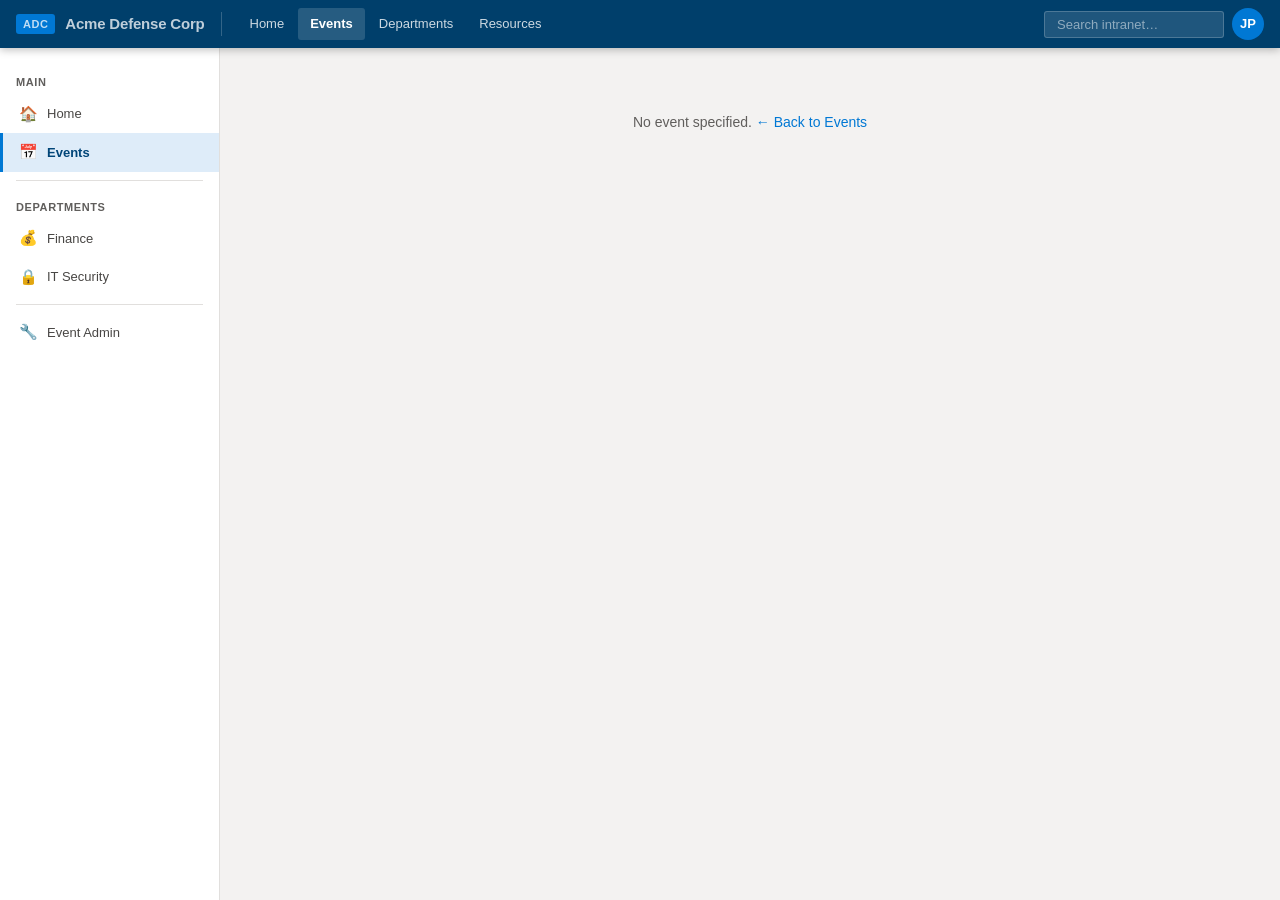
<file: events/detail.html>
<!DOCTYPE html>
<html lang="en">
<head>
  <meta charset="UTF-8" />
  <meta name="viewport" content="width=device-width, initial-scale=1.0" />
  <title>Event Detail — ADC Intranet</title>
  <link rel="stylesheet" href="../assets/css/main.css" />
  <style>
    .detail-layout { display: grid; grid-template-columns: 1fr 340px; gap: 24px; }
    @media (max-width: 900px) { .detail-layout { grid-template-columns: 1fr; } }
    .event-hero {
      background: var(--blue-dark); color: white; border-radius: var(--radius-lg);
      padding: 28px 32px; margin-bottom: 20px; position: relative; overflow: hidden;
    }
    .event-hero::after {
      content: ''; position: absolute; right: -40px; top: -40px;
      width: 240px; height: 240px; border-radius: 50%; background: rgba(255,255,255,.04);
    }
    .event-hero .eh-category { font-size: 11px; font-weight: 700; letter-spacing: 1px; text-transform: uppercase; color: rgba(255,255,255,.6); margin-bottom: 10px; }
    .event-hero h1 { font-size: 26px; font-weight: 700; margin-bottom: 12px; }
    .event-hero .eh-meta { display: flex; gap: 20px; flex-wrap: wrap; font-size: 13px; color: rgba(255,255,255,.75); }
    .event-hero .eh-meta span { display: flex; align-items: center; gap: 6px; }
    .section-block { margin-bottom: 24px; }
    .section-block h2 { font-size: 16px; font-weight: 700; margin-bottom: 14px; padding-bottom: 10px; border-bottom: 1px solid var(--border); }
    .reg-sidebar { position: sticky; top: 72px; }
    .reg-card { background: white; border: 1px solid var(--border); border-radius: var(--radius-lg); padding: 20px; box-shadow: var(--shadow-md); margin-bottom: 16px; }
    .reg-card h3 { font-size: 15px; font-weight: 700; margin-bottom: 16px; }
    .reg-success { text-align: center; padding: 20px; }
    .reg-success .rs-icon { font-size: 48px; margin-bottom: 12px; }
    .reg-success h3 { font-size: 18px; font-weight: 700; color: var(--green); margin-bottom: 6px; }
    .reg-success p { font-size: 13px; color: var(--text-muted); margin-bottom: 16px; }
    .tags-row { display: flex; gap: 6px; flex-wrap: wrap; margin-top: 12px; }
    .directions-btn {
      width: 100%; padding: 10px; border-radius: var(--radius);
      background: var(--gray-10); border: 1px solid var(--border);
      display: flex; align-items: center; gap: 8px; justify-content: center;
      font-size: 13px; font-weight: 600; color: var(--text-mid);
      cursor: pointer; transition: all .12s; margin-top: 8px;
      font-family: var(--font);
    }
    .directions-btn:hover { background: var(--blue-light); border-color: var(--blue); color: var(--blue); }
    .map-preview {
      background: var(--gray-20); border-radius: var(--radius-md);
      height: 120px; display: flex; align-items: center; justify-content: center;
      font-size: 32px; margin-top: 8px; position: relative; overflow: hidden;
    }
    .map-preview::before {
      content: ''; position: absolute; inset: 0;
      background: repeating-linear-gradient(0deg, transparent, transparent 20px, rgba(0,0,0,.04) 20px, rgba(0,0,0,.04) 21px),
                  repeating-linear-gradient(90deg, transparent, transparent 20px, rgba(0,0,0,.04) 20px, rgba(0,0,0,.04) 21px);
    }
    .agenda-track { border-left: 2px solid var(--border); padding-left: 20px; margin-left: 10px; }
    .agenda-track-item { position: relative; padding-bottom: 20px; }
    .agenda-track-item:last-child { padding-bottom: 0; }
    .agenda-track-item::before {
      content: ''; position: absolute; left: -25px; top: 4px;
      width: 10px; height: 10px; border-radius: 50%;
      background: white; border: 2px solid var(--border);
    }
    .agenda-track-item.current::before { background: var(--blue); border-color: var(--blue); }
    .agenda-track-item .ati-time { font-size: 11px; font-weight: 700; color: var(--text-muted); margin-bottom: 3px; }
    .agenda-track-item .ati-title { font-size: 14px; font-weight: 600; margin-bottom: 2px; }
    .agenda-track-item .ati-speaker { font-size: 12px; color: var(--blue); }
    .agenda-track-item .ati-dur { font-size: 11px; color: var(--gray-400); }
    .slides-row { display: flex; align-items: center; gap: 10px; background: var(--gray-10); border: 1px solid var(--border); border-radius: var(--radius); padding: 10px 12px; cursor: pointer; transition: background .12s; }
    .slides-row:hover { background: var(--blue-light); }
    .slides-row .slide-icon { font-size: 20px; }
    .slides-row .slide-name { font-size: 13px; font-weight: 600; flex: 1; }
    .slides-row .slide-size { font-size: 11px; color: var(--text-muted); }
    .add-to-cal { display: flex; gap: 8px; flex-wrap: wrap; margin-top: 8px; }
  </style>
</head>
<body>

<!-- TOP NAV -->
<nav class="site-nav">
  <a class="nav-logo" href="../index.html">
    <span class="nav-logo-badge">ADC</span>
    <span>Acme Defense Corp</span>
  </a>
  <div class="nav-divider"></div>
  <div class="nav-links">
    <a class="nav-link" href="../index.html">Home</a>
    <a class="nav-link active" href="index.html">Events</a>
    <a class="nav-link" href="#" onclick="return false">Departments</a>
    <a class="nav-link" href="#" onclick="return false">Resources</a>
  </div>
  <div class="nav-right">
    <input class="nav-search" type="search" placeholder="Search intranet…" />
    <div class="nav-avatar" title="Jennifer Park">JP</div>
  </div>
</nav>

<div class="page-layout">

  <!-- LEFT NAV -->
  <nav class="left-nav">
    <div class="left-nav-section">
      <div class="left-nav-label">Main</div>
      <a class="left-nav-item" href="../index.html"><span class="nav-icon">🏠</span> Home</a>
      <a class="left-nav-item active" href="index.html"><span class="nav-icon">📅</span> Events</a>
    </div>
    <div class="left-nav-sep"></div>
    <div class="left-nav-section">
      <div class="left-nav-label">Departments</div>
      <a class="left-nav-item" href="../finance/index.html"><span class="nav-icon">💰</span> Finance</a>
      <a class="left-nav-item" href="#" onclick="return false"><span class="nav-icon">🔒</span> IT Security</a>
    </div>
    <div class="left-nav-sep"></div>
    <div class="left-nav-section">
      <a class="left-nav-item" href="../admin/index.html"><span class="nav-icon">🔧</span> Event Admin</a>
    </div>
  </nav>

  <!-- MAIN -->
  <main class="main-content" id="main-content">
    <div style="color:var(--text-muted);font-size:14px;padding:40px;text-align:center">
      Loading event…
    </div>
  </main>

</div>

<div id="toast"></div>

<script src="../assets/js/data.js"></script>
<script>
// Get event ID from URL
const params = new URLSearchParams(window.location.search);
const eventId = params.get('id');

function getDirectionsUrl(location) {
  const q = encodeURIComponent(location.replace(/·/g, ','));
  const isIOS = /iPad|iPhone|iPod/.test(navigator.userAgent);
  if (isIOS) return `maps://maps.apple.com/?q=${q}`;
  return `https://maps.google.com/maps?q=${q}`;
}

function openDirections(location) {
  const url = getDirectionsUrl(location);
  window.open(url, '_blank');
}

function downloadICS(ev) {
  const start = ev.date.replace(/-/g,'') + 'T' + (ev.startTime||'10:00').replace(':','') + '00';
  const end   = (ev.endDate||ev.date).replace(/-/g,'') + 'T' + (ev.endTime||'12:00').replace(':','') + '00';
  const ics = [
    'BEGIN:VCALENDAR', 'VERSION:2.0', 'PRODID:-//ADC Intranet//EN',
    'BEGIN:VEVENT',
    `DTSTART:${start}`,
    `DTEND:${end}`,
    `SUMMARY:${ev.title}`,
    `DESCRIPTION:${ev.description.slice(0,200)}`,
    `LOCATION:${ev.location||''}`,
    'END:VEVENT', 'END:VCALENDAR'
  ].join('\r\n');
  const blob = new Blob([ics], { type: 'text/calendar' });
  const a = document.createElement('a');
  a.href = URL.createObjectURL(blob);
  a.download = ev.title.replace(/\s+/g, '-') + '.ics';
  a.click();
}

function render() {
  if (!eventId) {
    document.getElementById('main-content').innerHTML = '<div style="padding:40px;text-align:center;color:var(--text-muted)">No event specified. <a href="index.html">← Back to Events</a></div>';
    return;
  }

  const events = DB.getEvents();
  const ev = events.find(e => e.id === eventId);

  if (!ev) {
    document.getElementById('main-content').innerHTML = '<div style="padding:40px;text-align:center;color:var(--text-muted)">Event not found. <a href="index.html">← Back to Events</a></div>';
    return;
  }

  document.title = ev.title + ' — ADC Events';

  const regs = DB.getRegistrationsForEvent(eventId);
  const myReg = regs.find(r => r.email === 'jpark@acme-defense.com');
  const cap   = ev.capacity || 999;
  const spotsLeft = cap - regs.length;
  const today = new Date().toISOString().slice(0, 10);
  const isPast = ev.date < today;

  // Mock slides data per event
  const SLIDES = {
    'evt_001': [
      { name: 'Q2 Town Hall — CEO Remarks.pptx',         size: '4.2 MB' },
      { name: 'Q2 Financial Results — CFO Deck.pdf',      size: '2.1 MB' },
      { name: 'CMMC Roadmap — CISO Presentation.pptx',   size: '3.7 MB' },
      { name: 'HR Benefits Update — Q3 2026.pdf',         size: '1.8 MB' },
    ],
    'evt_002': [
      { name: 'CMMC Overview — CISO Deck.pptx',           size: '5.1 MB' },
      { name: 'CUI Handling Guide.pdf',                   size: '0.9 MB' },
      { name: 'Acceptable Use Policy — AI & GCC High.pdf', size: '1.2 MB' },
    ],
    'evt_003': [
      { name: 'New Employee Orientation Packet.pdf',       size: '3.4 MB' },
      { name: 'Benefits Summary 2026.pdf',                 size: '1.6 MB' },
    ],
  };
  const slides = SLIDES[eventId] || [];

  document.getElementById('main-content').innerHTML = `
    <!-- Breadcrumb -->
    <div style="font-size:12px;color:var(--text-muted);margin-bottom:16px">
      <a href="../index.html">Home</a> › <a href="index.html">Events</a> › ${escH(ev.title)}
    </div>

    <!-- Hero -->
    <div class="event-hero">
      <div class="eh-category">${escH(ev.category)}</div>
      <h1>${escH(ev.title)}</h1>
      <div class="eh-meta">
        <span>📅 ${fmtDateFull(ev.date)}</span>
        <span>🕐 ${escH(ev.startTime)} – ${escH(ev.endTime)}</span>
        <span>📍 ${escH((ev.location||'').split('·')[0].trim())}</span>
        ${ev.virtualLink ? `<span>💻 Virtual available</span>` : ''}
        <span>👥 ${regs.length} / ${cap < 999 ? cap : '∞'} registered</span>
      </div>
      <div class="tags-row">
        ${(ev.tags||[]).map(t => `<span class="badge badge-blue" style="background:rgba(255,255,255,.15);color:white">${escH(t)}</span>`).join('')}
      </div>
    </div>

    <div class="detail-layout">

      <!-- LEFT: content -->
      <div>

        <!-- Description -->
        <div class="section-block">
          <h2>About This Event</h2>
          <p style="font-size:14px;line-height:1.7;color:var(--text-mid)">${escH(ev.description)}</p>
        </div>

        <!-- Agenda -->
        ${ev.agenda && ev.agenda.length ? `
        <div class="section-block">
          <h2>Agenda</h2>
          <div class="agenda-track">
            ${ev.agenda.map((item, i) => `
              <div class="agenda-track-item ${i === 0 ? 'current' : ''}">
                <div class="ati-time">${escH(item.time)} · ${escH(item.duration)}</div>
                <div class="ati-title">${escH(item.title)}</div>
                ${item.speaker ? `<div class="ati-speaker">${escH(item.speaker)}</div>` : ''}
              </div>`).join('')}
          </div>
        </div>` : ''}

        <!-- Session slides -->
        ${slides.length ? `
        <div class="section-block">
          <h2>Session Slides &amp; Materials</h2>
          <div style="display:flex;flex-direction:column;gap:8px">
            ${slides.map(s => `
              <div class="slides-row" onclick="showToast('Download started: ${escH(s.name)}')">
                <span class="slide-icon">${s.name.endsWith('.pdf') ? '📄' : '📊'}</span>
                <span class="slide-name">${escH(s.name)}</span>
                <span class="slide-size">${escH(s.size)}</span>
                <span style="font-size:12px;color:var(--blue);font-weight:600">↓ Download</span>
              </div>`).join('')}
          </div>
          <p style="font-size:11px;color:var(--text-muted);margin-top:10px">
            Slides are stored in GCC High and are CUI-approved for internal use only.
          </p>
        </div>` : ''}

        <!-- Speakers -->
        ${ev.speakers && ev.speakers.length ? `
        <div class="section-block">
          <h2>Speakers</h2>
          <div style="display:grid;grid-template-columns:repeat(auto-fill,minmax(280px,1fr));gap:12px">
            ${ev.speakers.map(sp => `
              <div class="speaker-card">
                <div class="speaker-avatar">${escH(sp.initials)}</div>
                <div>
                  <div class="speaker-name">${escH(sp.name)}</div>
                  <div class="speaker-title">${escH(sp.title)}</div>
                  <div class="speaker-bio">${escH(sp.bio)}</div>
                </div>
              </div>`).join('')}
          </div>
        </div>` : ''}

        <!-- Day-of app CTA -->
        ${!isPast ? `
        <div style="background:var(--blue-dark);color:white;border-radius:var(--radius-lg);padding:20px 24px;display:flex;gap:16px;align-items:center">
          <div style="font-size:36px">📱</div>
          <div style="flex:1">
            <div style="font-size:15px;font-weight:700;margin-bottom:4px">Join via the Event App</div>
            <div style="font-size:13px;color:rgba(255,255,255,.75)">Access the live agenda, Q&amp;A, polls, and session slides on the day of the event. Available on mobile and desktop.</div>
          </div>
          <a href="../dayof/index.html?id=${escH(ev.id)}" class="btn btn-primary" style="background:white;color:var(--blue-dark);flex-shrink:0">Open Event App</a>
        </div>` : ''}

      </div>

      <!-- RIGHT: registration sidebar -->
      <aside>
        <div class="reg-sidebar">

          <!-- Registration card -->
          <div class="reg-card" id="reg-card">
            ${myReg
              ? renderRegistered(ev, myReg)
              : isPast
                ? `<div style="text-align:center;color:var(--text-muted);padding:10px">
                     <div style="font-size:32px;margin-bottom:8px">📌</div>
                     <p style="font-size:14px">This event has passed.</p>
                   </div>`
                : renderRegForm(ev, spotsLeft)}
          </div>

          <!-- Location card -->
          <div class="card">
            <div style="font-size:13px;font-weight:700;margin-bottom:10px">📍 Location</div>
            <div style="font-size:13px;margin-bottom:6px">${escH(ev.location)}</div>
            <div class="map-preview" title="Map preview">🗺️</div>
            ${ev.location && !ev.location.toLowerCase().includes('virtual') ? `
            <button class="directions-btn" onclick="openDirections('${escH(ev.location)}')">
              🧭 Get Directions
            </button>` : ''}
            ${ev.virtualLink ? `
            <a href="${escH(ev.virtualLink)}" target="_blank" class="directions-btn" style="margin-top:8px;color:var(--blue);border-color:var(--blue)">
              💻 Join Virtually
            </a>` : ''}
          </div>

          <!-- Add to calendar -->
          <div class="card" style="margin-top:12px">
            <div style="font-size:13px;font-weight:700;margin-bottom:10px">📆 Add to Calendar</div>
            <div class="add-to-cal">
              <button class="btn btn-ghost btn-sm" onclick="downloadICS(${JSON.stringify(ev).replace(/"/g,'&quot;').replace(/'/g,'&#39;')})">
                📅 Download .ics
              </button>
              <a href="${ev.virtualLink || '#'}" onclick="if(!event.target.href||event.target.href==window.location.href+'#')return false;" class="btn btn-ghost btn-sm" target="_blank">
                📧 Outlook / Teams
              </a>
            </div>
          </div>

          <!-- Quick stats -->
          <div class="card" style="margin-top:12px">
            <div style="font-size:13px;font-weight:700;margin-bottom:10px">Registration</div>
            ${cap < 999 ? `
              <div style="margin-bottom:8px">
                <div style="display:flex;justify-content:space-between;font-size:12px;margin-bottom:4px">
                  <span>${regs.length} registered</span>
                  <span>${spotsLeft > 0 ? spotsLeft + ' spots left' : '<strong style=\'color:var(--red)\'>FULL</strong>'}</span>
                </div>
                <div class="progress-wrap">
                  <div class="progress-fill ${spotsLeft<=0?'red':regs.length/cap>.75?'amber':''}" style="width:${Math.min(100,(regs.length/cap*100)).toFixed(0)}%"></div>
                </div>
              </div>` : `<div style="font-size:12px;color:var(--text-muted)">Open attendance</div>`}
            ${myReg ? `<span class="badge badge-green">You are registered</span>` : ''}
          </div>

        </div>
      </aside>
    </div>
  `;
}

function renderRegForm(ev, spotsLeft) {
  return `
    <h3>Register for This Event</h3>
    ${spotsLeft <= 5 && spotsLeft > 0 ? `<div class="alert alert-warning" style="margin-bottom:12px">Only ${spotsLeft} spots remaining!</div>` : ''}
    ${spotsLeft <= 0 ? `<div class="alert alert-error" style="margin-bottom:12px">This event is full. Join the waitlist below.</div>` : ''}
    <form id="reg-form" onsubmit="submitReg(event, '${escH(ev.id)}')">
      <div class="form-group">
        <label class="form-label">Full Name <span class="req">*</span></label>
        <input class="form-control" id="reg-name" value="Jennifer Park" required />
      </div>
      <div class="form-group">
        <label class="form-label">Email <span class="req">*</span></label>
        <input class="form-control" id="reg-email" type="email" value="jpark@acme-defense.com" required />
      </div>
      <div class="form-group">
        <label class="form-label">Department</label>
        <select class="form-control" id="reg-dept">
          <option>Finance</option><option>Engineering</option><option>Contracts</option>
          <option>IT Security</option><option>HR</option><option>Operations</option><option>Program Management</option>
        </select>
      </div>
      <div class="form-group">
        <label class="form-label">Attendance</label>
        <select class="form-control" id="reg-attendance">
          <option value="in-person">In-Person</option>
          ${ev.virtualLink ? '<option value="virtual">Virtual</option>' : ''}
        </select>
      </div>
      <div class="form-group">
        <label class="form-check">
          <input type="checkbox" id="reg-notify" checked />
          <span>Remind me 1 hour before event</span>
        </label>
      </div>
      <button type="submit" class="btn btn-primary" style="width:100%;justify-content:center">
        ${spotsLeft <= 0 ? 'Join Waitlist' : 'Register Now'}
      </button>
    </form>`;
}

function renderRegistered(ev, reg) {
  return `
    <div class="reg-success">
      <div class="rs-icon">✅</div>
      <h3>You're Registered!</h3>
      <p>Registered as ${escH(reg.name)} · ${escH(reg.attendance)}</p>
      <a href="../dayof/index.html?id=${escH(ev.id)}" class="btn btn-primary" style="width:100%;justify-content:center;margin-bottom:8px">
        📱 Open Event App
      </a>
      <button class="btn btn-ghost" style="width:100%;justify-content:center" onclick="cancelReg('${escH(reg.id)}')">
        Cancel Registration
      </button>
    </div>`;
}

function submitReg(e, evId) {
  e.preventDefault();
  const name       = document.getElementById('reg-name').value.trim();
  const email      = document.getElementById('reg-email').value.trim();
  const dept       = document.getElementById('reg-dept').value;
  const attendance = document.getElementById('reg-attendance').value;

  if (!name || !email) { showToast('Please fill in all required fields.'); return; }

  const regs = DB.getRegistrations();
  const already = regs.find(r => r.eventId === evId && r.email === email);
  if (already) { showToast('Already registered with this email.'); return; }

  const newReg = {
    id: DB.nextId('reg'),
    eventId: evId, name, email, dept, attendance,
    status: 'confirmed',
    registeredAt: new Date().toISOString(),
  };
  regs.push(newReg);
  DB.saveRegistrations(regs);
  showToast('Registration confirmed! 🎉');
  render();
}

function cancelReg(regId) {
  if (!confirm('Cancel your registration?')) return;
  const regs = DB.getRegistrations().filter(r => r.id !== regId);
  DB.saveRegistrations(regs);
  showToast('Registration cancelled.');
  render();
}

// ICS download needs the actual ev object — redefine
function downloadICS(ev) {
  const start = ev.date.replace(/-/g,'') + 'T' + (ev.startTime||'10:00').replace(':','') + '00';
  const end   = (ev.endDate||ev.date).replace(/-/g,'') + 'T' + (ev.endTime||'12:00').replace(':','') + '00';
  const ics = `BEGIN:VCALENDAR\r\nVERSION:2.0\r\nPRODID:-//ADC Intranet//EN\r\nBEGIN:VEVENT\r\nDTSTART:${start}\r\nDTEND:${end}\r\nSUMMARY:${ev.title}\r\nDESCRIPTION:${ev.description.slice(0,200)}\r\nLOCATION:${ev.location||''}\r\nEND:VEVENT\r\nEND:VCALENDAR`;
  const blob = new Blob([ics], { type: 'text/calendar' });
  const a = document.createElement('a');
  a.href = URL.createObjectURL(blob);
  a.download = ev.title.replace(/\s+/g, '-') + '.ics';
  a.click();
  showToast('Calendar file downloaded.');
}

render();
</script>
</body>
</html>
</file>
<file: assets/css/main.css>
/* ============================================================
   Acme Defense Corp — Corporate Intranet Design System
   Microsoft 365 / SharePoint-inspired
   ============================================================ */

:root {
  /* Brand */
  --blue:        #0078d4;
  --blue-dark:   #004578;
  --blue-darker: #00305a;
  --blue-light:  #deecf9;
  --blue-hover:  #106ebe;

  /* Neutrals */
  --gray-10:  #f3f2f1;
  --gray-20:  #edebe9;
  --gray-30:  #e1dfdd;
  --gray-50:  #d2d0ce;
  --gray-100: #c8c6c4;
  --gray-200: #a19f9d;
  --gray-400: #8a8886;
  --gray-600: #605e5c;
  --gray-800: #3b3a39;
  --gray-900: #201f1e;

  /* Text */
  --text:       #323130;
  --text-mid:   #484644;
  --text-muted: #605e5c;

  /* Status */
  --green:     #107c10;
  --green-bg:  #dff6dd;
  --yellow:    #797673;
  --yellow-bg: #fff4ce;
  --amber:     #da6500;
  --amber-bg:  #fff2ca;
  --red:       #a4262c;
  --red-bg:    #fde7e9;
  --teal:      #008272;
  --teal-bg:   #d5f5f3;
  --purple:    #5c2d91;
  --purple-bg: #f0e6ff;

  /* UI */
  --nav-bg:      #003f6b;
  --sidebar-bg:  #1b1b28;
  --white:       #ffffff;
  --border:      #e1dfdd;
  --radius:      4px;
  --radius-md:   6px;
  --radius-lg:   8px;
  --shadow:      0 1.6px 3.6px rgba(0,0,0,.13), 0 .3px .9px rgba(0,0,0,.1);
  --shadow-md:   0 4.8px 14.4px rgba(0,0,0,.18), 0 .9px 2.7px rgba(0,0,0,.12);

  /* Typography */
  --font: 'Segoe UI', -apple-system, BlinkMacSystemFont, sans-serif;
}

*, *::before, *::after { box-sizing: border-box; margin: 0; padding: 0; }

html { font-size: 14px; }

body {
  font-family: var(--font);
  background: var(--gray-10);
  color: var(--text);
  line-height: 1.5;
  -webkit-font-smoothing: antialiased;
}

a { color: var(--blue); text-decoration: none; }
a:hover { text-decoration: underline; color: var(--blue-dark); }

button { font-family: var(--font); cursor: pointer; }
input, textarea, select { font-family: var(--font); font-size: 14px; }

/* ── TOP NAV ── */
.site-nav {
  position: sticky; top: 0; z-index: 200;
  background: var(--nav-bg);
  height: 48px;
  display: flex; align-items: center;
  padding: 0 16px;
  gap: 0;
  box-shadow: 0 2px 8px rgba(0,0,0,.25);
}
.nav-logo {
  display: flex; align-items: center; gap: 10px;
  color: white; font-size: 15px; font-weight: 600;
  letter-spacing: -.2px; flex-shrink: 0;
  text-decoration: none;
}
.nav-logo:hover { text-decoration: none; color: white; }
.nav-logo-badge {
  background: var(--blue); color: white;
  font-size: 11px; font-weight: 700; padding: 2px 7px;
  border-radius: 3px; letter-spacing: .5px; text-transform: uppercase;
}
.nav-logo span { color: rgba(255,255,255,.75); }
.nav-divider { width: 1px; height: 24px; background: rgba(255,255,255,.2); margin: 0 16px; }
.nav-links { display: flex; align-items: center; gap: 2px; flex: 1; }
.nav-link {
  color: rgba(255,255,255,.8); font-size: 13px; font-weight: 400;
  padding: 6px 12px; border-radius: 3px;
  transition: background .12s, color .12s;
  text-decoration: none;
  white-space: nowrap;
}
.nav-link:hover { background: rgba(255,255,255,.1); color: white; text-decoration: none; }
.nav-link.active { background: rgba(255,255,255,.15); color: white; font-weight: 600; }
.nav-right { display: flex; align-items: center; gap: 8px; flex-shrink: 0; }
.nav-search {
  background: rgba(255,255,255,.12); border: 1px solid rgba(255,255,255,.2);
  color: white; padding: 5px 12px; border-radius: 3px; font-size: 13px; width: 180px;
  outline: none;
  transition: background .15s, border-color .15s;
}
.nav-search::placeholder { color: rgba(255,255,255,.5); }
.nav-search:focus { background: rgba(255,255,255,.2); border-color: rgba(255,255,255,.4); }
.nav-avatar {
  width: 32px; height: 32px; border-radius: 50%;
  background: var(--blue); color: white;
  display: flex; align-items: center; justify-content: center;
  font-size: 13px; font-weight: 700; cursor: pointer;
  flex-shrink: 0;
}

/* ── PAGE LAYOUT ── */
.page-layout { display: flex; min-height: calc(100vh - 48px); }

/* ── LEFT NAV / SIDEBAR ── */
.left-nav {
  width: 220px; flex-shrink: 0;
  background: var(--white); border-right: 1px solid var(--border);
  padding: 16px 0;
  position: sticky; top: 48px; height: calc(100vh - 48px); overflow-y: auto;
}
.left-nav-section { margin-bottom: 4px; }
.left-nav-label {
  font-size: 11px; font-weight: 700; color: var(--text-muted);
  text-transform: uppercase; letter-spacing: .6px;
  padding: 10px 16px 4px;
}
.left-nav-item {
  display: flex; align-items: center; gap: 10px;
  padding: 8px 16px; font-size: 13px; color: var(--text-mid);
  cursor: pointer; transition: background .1s;
  border-left: 3px solid transparent;
  text-decoration: none; background: none; border-top: none; border-right: none; border-bottom: none;
  width: 100%; text-align: left; font-family: var(--font);
}
.left-nav-item:hover { background: var(--gray-10); text-decoration: none; color: var(--text); }
.left-nav-item.active {
  background: var(--blue-light); color: var(--blue-dark);
  border-left-color: var(--blue); font-weight: 600;
}
.left-nav-item .nav-icon { font-size: 15px; width: 18px; text-align: center; flex-shrink: 0; }
.left-nav-sep { height: 1px; background: var(--border); margin: 8px 16px; }

/* ── MAIN CONTENT ── */
.main-content { flex: 1; min-width: 0; padding: 24px; }
.main-content-narrow { max-width: 960px; }

/* ── PAGE HEADER ── */
.page-header { margin-bottom: 20px; }
.page-header h1 { font-size: 22px; font-weight: 600; color: var(--text); margin-bottom: 4px; }
.page-header p { font-size: 14px; color: var(--text-muted); }
.page-header-row { display: flex; align-items: center; gap: 12px; margin-bottom: 20px; }
.page-header-row h1 { flex: 1; }

/* ── HERO BANNER ── */
.hero-banner {
  background: linear-gradient(135deg, var(--blue-dark) 0%, var(--blue) 100%);
  border-radius: var(--radius-lg); padding: 28px 32px;
  color: white; margin-bottom: 24px;
  position: relative; overflow: hidden;
}
.hero-banner::after {
  content: ''; position: absolute; right: -20px; top: -30px;
  width: 200px; height: 200px;
  background: rgba(255,255,255,.05);
  border-radius: 50%;
}
.hero-banner .hero-eyebrow {
  font-size: 11px; font-weight: 700; text-transform: uppercase;
  letter-spacing: 1px; color: rgba(255,255,255,.65); margin-bottom: 8px;
}
.hero-banner h2 { font-size: 22px; font-weight: 600; margin-bottom: 8px; }
.hero-banner p { font-size: 14px; color: rgba(255,255,255,.8); max-width: 600px; margin-bottom: 16px; }
.hero-banner .hero-meta { font-size: 12px; color: rgba(255,255,255,.55); }

/* ── CARDS ── */
.card {
  background: var(--white); border: 1px solid var(--border);
  border-radius: var(--radius-lg); padding: 20px;
  box-shadow: var(--shadow);
}
.card + .card { margin-top: 12px; }
.card-header {
  display: flex; align-items: flex-start; gap: 12px; margin-bottom: 14px;
  padding-bottom: 12px; border-bottom: 1px solid var(--border);
}
.card-header h3 { font-size: 15px; font-weight: 600; flex: 1; }
.card-header-actions { display: flex; gap: 8px; flex-shrink: 0; }

/* ── NEWS CARD ── */
.news-grid { display: grid; grid-template-columns: repeat(3, 1fr); gap: 16px; }
.news-card {
  background: var(--white); border: 1px solid var(--border);
  border-radius: var(--radius-lg); overflow: hidden;
  box-shadow: var(--shadow); transition: box-shadow .15s, transform .15s;
  cursor: pointer;
}
.news-card:hover { box-shadow: var(--shadow-md); transform: translateY(-1px); }
.news-card-img {
  height: 120px;
  display: flex; align-items: center; justify-content: center;
  font-size: 40px;
}
.news-card-body { padding: 14px 16px 16px; }
.news-card-tag {
  font-size: 11px; font-weight: 700; text-transform: uppercase;
  letter-spacing: .5px; color: var(--blue); margin-bottom: 6px;
}
.news-card-title { font-size: 14px; font-weight: 600; margin-bottom: 6px; line-height: 1.35; }
.news-card-excerpt { font-size: 12px; color: var(--text-muted); line-height: 1.5; margin-bottom: 10px; }
.news-card-meta { font-size: 11px; color: var(--gray-400); }

/* ── EVENT CARD ── */
.event-card {
  background: var(--white); border: 1px solid var(--border);
  border-radius: var(--radius-lg); padding: 16px;
  box-shadow: var(--shadow); display: flex; gap: 14px;
  transition: box-shadow .15s; cursor: pointer;
}
.event-card:hover { box-shadow: var(--shadow-md); }
.event-date-block {
  width: 52px; flex-shrink: 0; text-align: center;
  background: var(--blue-dark); border-radius: var(--radius-md);
  padding: 6px 4px; color: white; line-height: 1;
}
.event-date-block .ed-month { font-size: 10px; font-weight: 700; text-transform: uppercase; letter-spacing: .5px; color: rgba(255,255,255,.7); }
.event-date-block .ed-day { font-size: 24px; font-weight: 700; margin: 2px 0; }
.event-date-block .ed-dow { font-size: 10px; color: rgba(255,255,255,.6); }
.event-body { flex: 1; min-width: 0; }
.event-title { font-size: 14px; font-weight: 600; margin-bottom: 4px; }
.event-meta { font-size: 12px; color: var(--text-muted); display: flex; flex-wrap: wrap; gap: 8px; margin-bottom: 8px; }
.event-meta span { display: flex; align-items: center; gap: 4px; }
.event-desc { font-size: 12px; color: var(--text-muted); line-height: 1.5; margin-bottom: 10px; }
.event-footer { display: flex; align-items: center; gap: 8px; flex-wrap: wrap; }

/* ── STAT TILES ── */
.tiles-row { display: grid; grid-template-columns: repeat(auto-fill, minmax(140px, 1fr)); gap: 12px; margin-bottom: 20px; }
.stat-tile {
  background: var(--white); border: 1px solid var(--border);
  border-radius: var(--radius-lg); padding: 14px 16px;
  position: relative; overflow: hidden;
  box-shadow: var(--shadow);
}
.stat-tile::before {
  content: ''; position: absolute; top: 0; left: 0; right: 0; height: 3px;
  background: var(--blue);
}
.stat-tile.green::before  { background: var(--green); }
.stat-tile.amber::before  { background: var(--amber); }
.stat-tile.red::before    { background: var(--red); }
.stat-tile.purple::before { background: var(--purple); }
.stat-tile .st-val { font-size: 28px; font-weight: 700; line-height: 1; color: var(--text); margin-bottom: 4px; }
.stat-tile .st-lbl { font-size: 11px; font-weight: 700; text-transform: uppercase; letter-spacing: .5px; color: var(--text-muted); }
.stat-tile .st-sub { font-size: 11px; color: var(--gray-400); margin-top: 3px; }

/* ── BADGES / PILLS ── */
.badge {
  display: inline-flex; align-items: center; gap: 4px;
  padding: 2px 8px; border-radius: 12px;
  font-size: 11px; font-weight: 600; line-height: 1.5;
  white-space: nowrap;
}
.badge-blue    { background: var(--blue-light);  color: var(--blue-dark); }
.badge-green   { background: var(--green-bg);    color: #095109; }
.badge-amber   { background: var(--amber-bg);    color: #7a3800; }
.badge-red     { background: var(--red-bg);      color: #861b1b; }
.badge-gray    { background: var(--gray-20);     color: var(--gray-600); }
.badge-teal    { background: var(--teal-bg);     color: #005246; }
.badge-purple  { background: var(--purple-bg);   color: #3c1464; }

/* ── BUTTONS ── */
.btn {
  display: inline-flex; align-items: center; gap: 6px;
  padding: 6px 16px; border-radius: var(--radius);
  font-size: 13px; font-weight: 600; border: 1px solid transparent;
  cursor: pointer; transition: all .12s; line-height: 1.5;
  font-family: var(--font); text-decoration: none; white-space: nowrap;
}
.btn:hover { text-decoration: none; }
.btn-primary { background: var(--blue); color: white; border-color: var(--blue); }
.btn-primary:hover { background: var(--blue-hover); border-color: var(--blue-hover); color: white; }
.btn-secondary { background: white; color: var(--blue); border-color: var(--blue); }
.btn-secondary:hover { background: var(--blue-light); color: var(--blue-dark); }
.btn-ghost { background: transparent; color: var(--text-mid); border-color: var(--gray-50); }
.btn-ghost:hover { background: var(--gray-20); color: var(--text); }
.btn-danger { background: var(--red-bg); color: var(--red); border-color: #fca5a5; }
.btn-danger:hover { background: var(--red); color: white; }
.btn-sm { padding: 4px 12px; font-size: 12px; }
.btn-lg { padding: 10px 24px; font-size: 15px; }
.btn-icon { padding: 5px 8px; }

/* ── FORMS ── */
.form-group { margin-bottom: 16px; }
.form-label {
  display: block; font-size: 13px; font-weight: 600;
  color: var(--text-mid); margin-bottom: 4px;
}
.form-label .req { color: var(--red); margin-left: 2px; }
.form-control {
  display: block; width: 100%;
  padding: 7px 12px; border: 1px solid var(--gray-100);
  border-radius: var(--radius); font-size: 14px; color: var(--text);
  background: white; transition: border-color .15s, box-shadow .15s;
  outline: none;
}
.form-control:focus { border-color: var(--blue); box-shadow: 0 0 0 2px rgba(0,120,212,.15); }
.form-control::placeholder { color: var(--gray-400); }
textarea.form-control { resize: vertical; min-height: 80px; }
.form-hint { font-size: 11px; color: var(--text-muted); margin-top: 3px; }
.form-row { display: grid; grid-template-columns: 1fr 1fr; gap: 16px; }
.form-check { display: flex; align-items: center; gap: 8px; cursor: pointer; }
.form-check input { width: 16px; height: 16px; accent-color: var(--blue); }
.form-check label { font-size: 13px; cursor: pointer; }

/* ── TABLES ── */
.table-wrap { overflow-x: auto; border-radius: var(--radius-lg); border: 1px solid var(--border); }
.data-table { width: 100%; border-collapse: collapse; font-size: 13px; }
.data-table th {
  background: var(--gray-10); color: var(--text-muted);
  font-size: 11px; font-weight: 700; text-transform: uppercase; letter-spacing: .5px;
  padding: 10px 14px; text-align: left; border-bottom: 1px solid var(--border);
  white-space: nowrap;
}
.data-table td { padding: 10px 14px; border-bottom: 1px solid var(--gray-10); vertical-align: middle; }
.data-table tbody tr:last-child td { border-bottom: none; }
.data-table tbody tr:hover td { background: var(--gray-10); }

/* ── PROGRESS BAR ── */
.progress-wrap { background: var(--gray-30); border-radius: 99px; height: 6px; overflow: hidden; }
.progress-fill { height: 100%; border-radius: 99px; background: var(--blue); transition: width .4s; }
.progress-fill.green  { background: var(--green); }
.progress-fill.amber  { background: var(--amber); }
.progress-fill.red    { background: var(--red); }

/* ── ALERT BARS ── */
.alert {
  padding: 10px 14px; border-radius: var(--radius-md);
  font-size: 13px; display: flex; align-items: flex-start; gap: 8px;
  margin-bottom: 12px;
}
.alert-info    { background: #eff6ff; border: 1px solid #bfdbfe; color: #1e40af; }
.alert-success { background: var(--green-bg); border: 1px solid #a7f3d0; color: #065f46; }
.alert-warning { background: var(--amber-bg); border: 1px solid #fcd34d; color: #78350f; }
.alert-error   { background: var(--red-bg);   border: 1px solid #fca5a5; color: #7f1d1d; }

/* ── TABS ── */
.tabs { display: flex; gap: 0; border-bottom: 2px solid var(--border); margin-bottom: 20px; }
.tab-btn {
  padding: 8px 16px; font-size: 13px; font-weight: 500;
  color: var(--text-muted); background: none; border: none;
  border-bottom: 2px solid transparent; margin-bottom: -2px;
  cursor: pointer; transition: color .12s, border-color .12s;
}
.tab-btn:hover { color: var(--text); }
.tab-btn.active { color: var(--blue); border-bottom-color: var(--blue); font-weight: 600; }
.tab-panel { display: none; }
.tab-panel.active { display: block; }

/* ── FILTER BAR ── */
.filter-bar { display: flex; gap: 8px; flex-wrap: wrap; margin-bottom: 16px; align-items: center; }
.filter-chip {
  padding: 5px 14px; border-radius: 20px; font-size: 12px; font-weight: 600;
  border: 1px solid var(--gray-100); background: white; color: var(--text-mid);
  cursor: pointer; transition: all .12s;
}
.filter-chip:hover { border-color: var(--blue); color: var(--blue); }
.filter-chip.active { background: var(--blue); color: white; border-color: var(--blue); }

/* ── QUICK LINKS ── */
.quick-links { display: grid; grid-template-columns: repeat(4, 1fr); gap: 8px; margin-bottom: 20px; }
.quick-link-item {
  background: white; border: 1px solid var(--border);
  border-radius: var(--radius-lg); padding: 14px;
  text-align: center; cursor: pointer;
  transition: box-shadow .12s, transform .12s;
  text-decoration: none; color: var(--text);
}
.quick-link-item:hover { box-shadow: var(--shadow-md); transform: translateY(-1px); text-decoration: none; color: var(--text); }
.quick-link-item .ql-icon { font-size: 22px; margin-bottom: 6px; }
.quick-link-item .ql-label { font-size: 12px; font-weight: 600; color: var(--text-mid); }

/* ── AGENDA ── */
.agenda-list { display: flex; flex-direction: column; gap: 8px; }
.agenda-item {
  display: flex; gap: 14px; background: white;
  border: 1px solid var(--border); border-radius: var(--radius-lg);
  padding: 14px 16px; position: relative;
  transition: box-shadow .15s;
}
.agenda-item.current { border-color: var(--blue); box-shadow: 0 0 0 2px rgba(0,120,212,.15); }
.agenda-item.current::before {
  content: 'LIVE'; position: absolute; right: 12px; top: 12px;
  background: var(--red); color: white; font-size: 10px; font-weight: 700;
  padding: 2px 6px; border-radius: 3px; letter-spacing: .5px;
}
.agenda-time { width: 80px; flex-shrink: 0; font-size: 12px; font-weight: 700; color: var(--text-mid); }
.agenda-body { flex: 1; }
.agenda-title { font-size: 14px; font-weight: 600; margin-bottom: 3px; }
.agenda-sub { font-size: 12px; color: var(--text-muted); }
.agenda-speaker { font-size: 12px; color: var(--blue); font-weight: 500; margin-top: 4px; }

/* ── SPEAKER CARD ── */
.speaker-card {
  display: flex; gap: 12px; background: white;
  border: 1px solid var(--border); border-radius: var(--radius-lg);
  padding: 14px; align-items: flex-start;
}
.speaker-avatar {
  width: 48px; height: 48px; border-radius: 50%;
  background: var(--blue-dark); color: white;
  display: flex; align-items: center; justify-content: center;
  font-size: 16px; font-weight: 700; flex-shrink: 0;
}
.speaker-name { font-size: 14px; font-weight: 600; margin-bottom: 2px; }
.speaker-title { font-size: 12px; color: var(--text-muted); }
.speaker-bio { font-size: 12px; color: var(--text-mid); margin-top: 6px; }

/* ── QA ITEM ── */
.qa-item {
  background: white; border: 1px solid var(--border);
  border-radius: var(--radius-lg); padding: 12px 14px;
}
.qa-item + .qa-item { margin-top: 8px; }
.qa-question { font-size: 14px; font-weight: 500; margin-bottom: 6px; }
.qa-meta { font-size: 11px; color: var(--text-muted); display: flex; gap: 12px; }
.qa-upvote {
  display: inline-flex; align-items: center; gap: 5px;
  font-size: 12px; font-weight: 600; color: var(--blue);
  cursor: pointer; background: var(--blue-light);
  padding: 3px 10px; border-radius: 12px; border: none;
  transition: background .12s; font-family: var(--font);
}
.qa-upvote:hover { background: var(--blue); color: white; }
.qa-answer {
  margin-top: 10px; padding-top: 10px; border-top: 1px solid var(--border);
  font-size: 13px; color: var(--text-mid);
}

/* ── CHECK-IN ── */
.checkin-card {
  background: white; border: 1px solid var(--border);
  border-radius: var(--radius-lg); padding: 20px; text-align: center;
}
.checkin-badge {
  width: 80px; height: 80px; border-radius: 50%;
  background: var(--green-bg); color: var(--green);
  display: flex; align-items: center; justify-content: center;
  font-size: 36px; margin: 0 auto 12px;
}
.checkin-name { font-size: 20px; font-weight: 700; margin-bottom: 4px; }
.checkin-role { font-size: 13px; color: var(--text-muted); }

/* ── POLL ── */
.poll-option {
  display: flex; align-items: center; gap: 10px;
  padding: 10px 14px; border: 1.5px solid var(--border);
  border-radius: var(--radius-md); cursor: pointer;
  margin-bottom: 8px; background: white; transition: all .12s;
}
.poll-option:hover { border-color: var(--blue); background: var(--blue-light); }
.poll-option.selected { border-color: var(--blue); background: var(--blue-light); }
.poll-bar-wrap { flex: 1; }
.poll-label { font-size: 13px; font-weight: 500; margin-bottom: 4px; }
.poll-result { display: flex; align-items: center; gap: 8px; }
.poll-result .progress-wrap { flex: 1; height: 8px; }
.poll-pct { font-size: 12px; font-weight: 700; color: var(--text-muted); min-width: 36px; text-align: right; }

/* ── GATE ── */
.gate-overlay {
  position: fixed; inset: 0; z-index: 9999;
  background: linear-gradient(135deg, var(--blue-darker) 0%, var(--nav-bg) 60%, var(--blue) 100%);
  display: flex; align-items: center; justify-content: center;
}
.gate-card {
  background: white; border-radius: 12px; padding: 36px 32px;
  width: 100%; max-width: 360px; text-align: center;
  box-shadow: 0 24px 64px rgba(0,0,0,.3);
}
.gate-logo { font-size: 24px; font-weight: 700; color: var(--blue-dark); margin-bottom: 2px; }
.gate-sub { font-size: 13px; color: var(--text-muted); margin-bottom: 24px; }
.gate-input {
  width: 100%; padding: 10px 14px; border: 1.5px solid var(--gray-100);
  border-radius: var(--radius); font-size: 14px; text-align: center;
  letter-spacing: 2px; margin-bottom: 10px; outline: none;
  transition: border-color .15s;
}
.gate-input:focus { border-color: var(--blue); }
.gate-btn {
  width: 100%; padding: 11px; background: var(--blue); color: white;
  border: none; border-radius: var(--radius); font-size: 14px; font-weight: 600;
  cursor: pointer; transition: background .15s;
}
.gate-btn:hover { background: var(--blue-dark); }
.gate-err { font-size: 12px; color: var(--red); margin-top: 8px; display: none; }
.gate-links { margin-top: 18px; display: flex; gap: 16px; justify-content: center; }
.gate-links a { font-size: 12px; color: var(--text-muted); }
.gate-links a:hover { color: var(--blue); }

/* ── TOAST ── */
#toast {
  position: fixed; bottom: 24px; left: 50%; transform: translateX(-50%);
  background: var(--gray-900); color: white;
  padding: 10px 20px; border-radius: 6px;
  font-size: 13px; font-weight: 500;
  opacity: 0; pointer-events: none; transition: opacity .25s;
  z-index: 9999; white-space: nowrap;
}
#toast.show { opacity: 1; }

/* ── SIDEBAR (admin) ── */
.admin-sidebar {
  width: 200px; flex-shrink: 0;
  background: var(--sidebar-bg);
  display: flex; flex-direction: column; padding: 14px 0;
  position: sticky; top: 48px; height: calc(100vh - 48px); overflow-y: auto;
}
.admin-sidebar-label {
  font-size: 10px; font-weight: 700; color: rgba(255,255,255,.3);
  text-transform: uppercase; letter-spacing: .8px; padding: 10px 14px 4px;
}
.admin-sidebar-btn {
  display: flex; align-items: center; gap: 8px; padding: 8px 14px;
  background: none; border: none; border-left: 3px solid transparent;
  color: rgba(255,255,255,.6); font-size: 13px; font-weight: 500;
  text-align: left; width: 100%; font-family: var(--font);
  cursor: pointer; transition: all .1s;
}
.admin-sidebar-btn:hover { background: rgba(255,255,255,.07); color: rgba(255,255,255,.9); }
.admin-sidebar-btn.active { background: var(--blue); color: white; border-left-color: #5ea4e4; font-weight: 600; }
.admin-sidebar-btn .sb-badge {
  margin-left: auto; background: var(--red); color: white;
  font-size: 10px; font-weight: 700; padding: 1px 5px; border-radius: 10px;
}
.admin-sep { height: 1px; background: rgba(255,255,255,.08); margin: 6px 0; }

/* ── RESPONSIVE ── */
@media (max-width: 1024px) {
  .news-grid { grid-template-columns: repeat(2, 1fr); }
  .quick-links { grid-template-columns: repeat(4, 1fr); }
}
@media (max-width: 768px) {
  .left-nav { display: none; }
  .news-grid { grid-template-columns: 1fr; }
  .quick-links { grid-template-columns: repeat(2, 1fr); }
  .form-row { grid-template-columns: 1fr; }
  .main-content { padding: 16px; }
  .tiles-row { grid-template-columns: repeat(2, 1fr); }
  .admin-sidebar { width: 48px; }
  .admin-sidebar-label, .admin-sidebar-btn span:not(:first-child) { display: none; }
  .admin-sidebar-btn { justify-content: center; padding: 10px; }
  .nav-search { display: none; }
}
@media (max-width: 480px) {
  .hero-banner { padding: 20px; }
  .quick-links { grid-template-columns: repeat(2, 1fr); }
}
</file>
